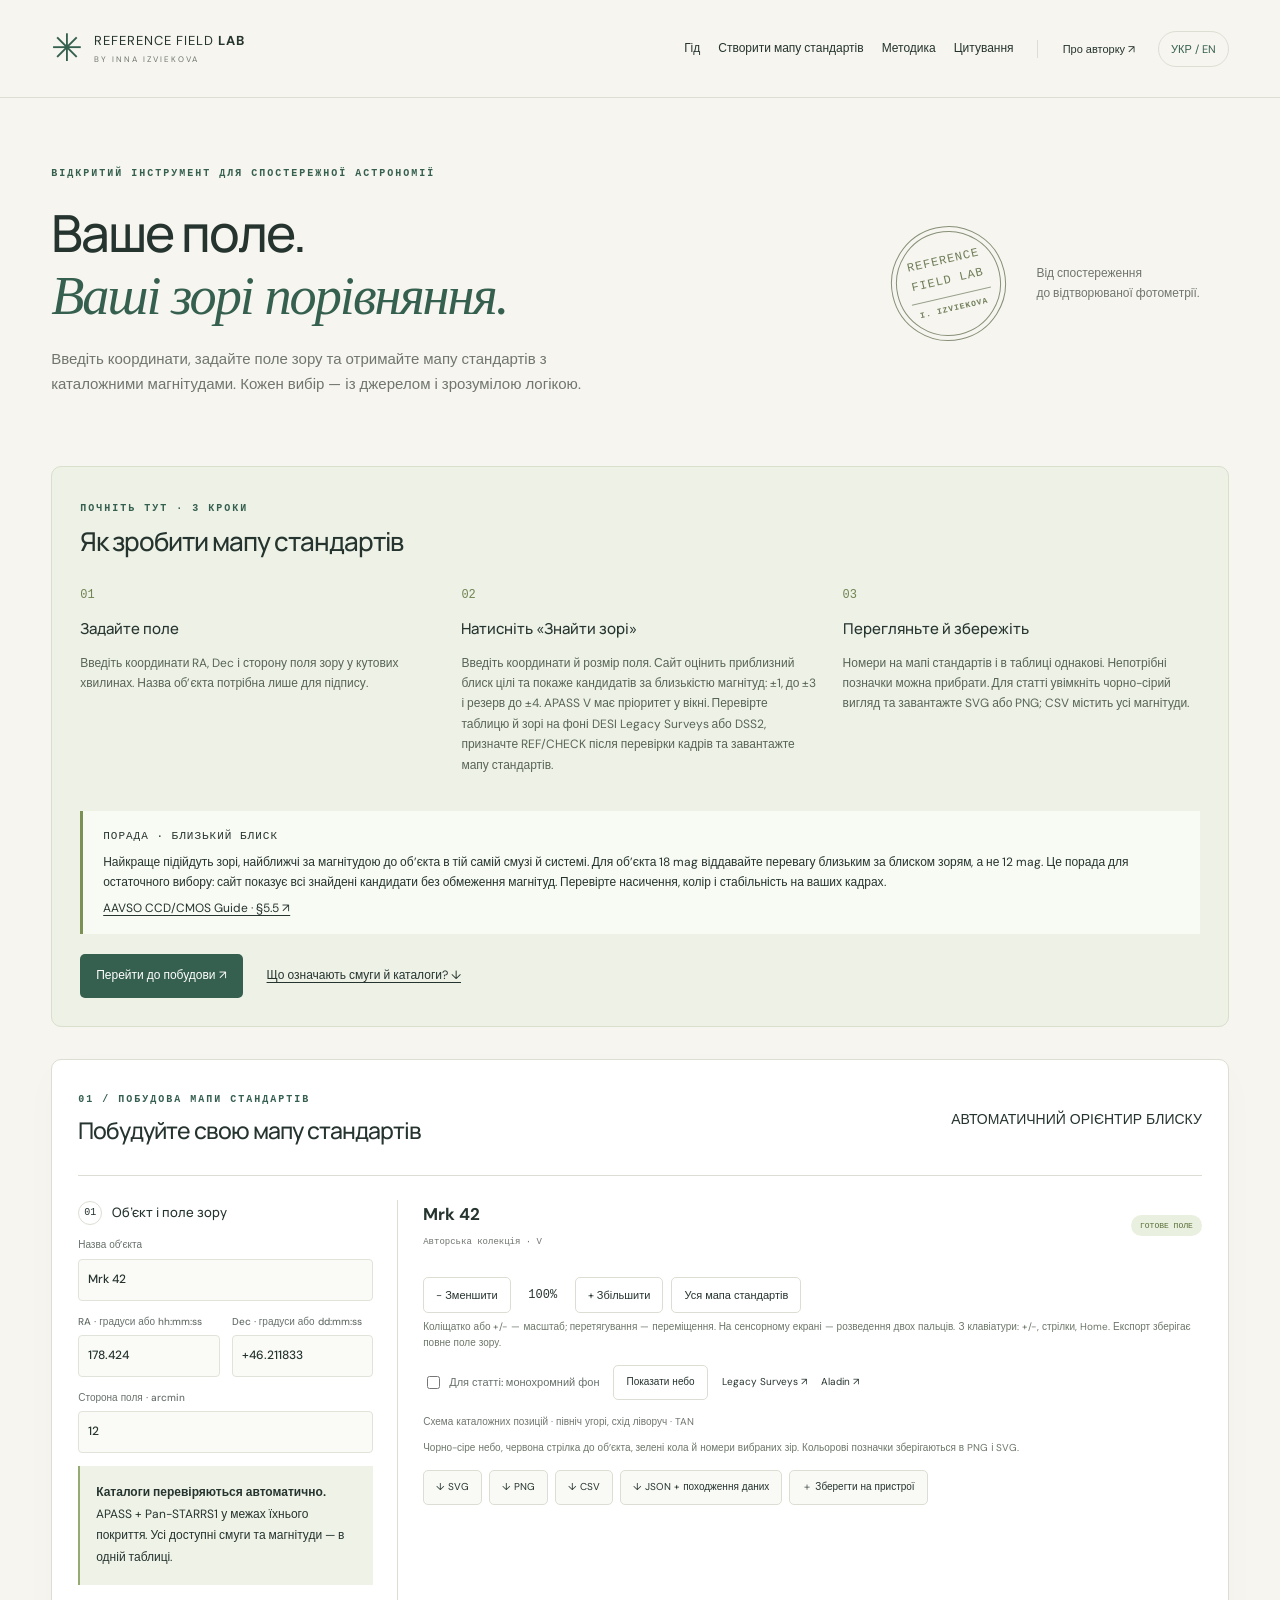
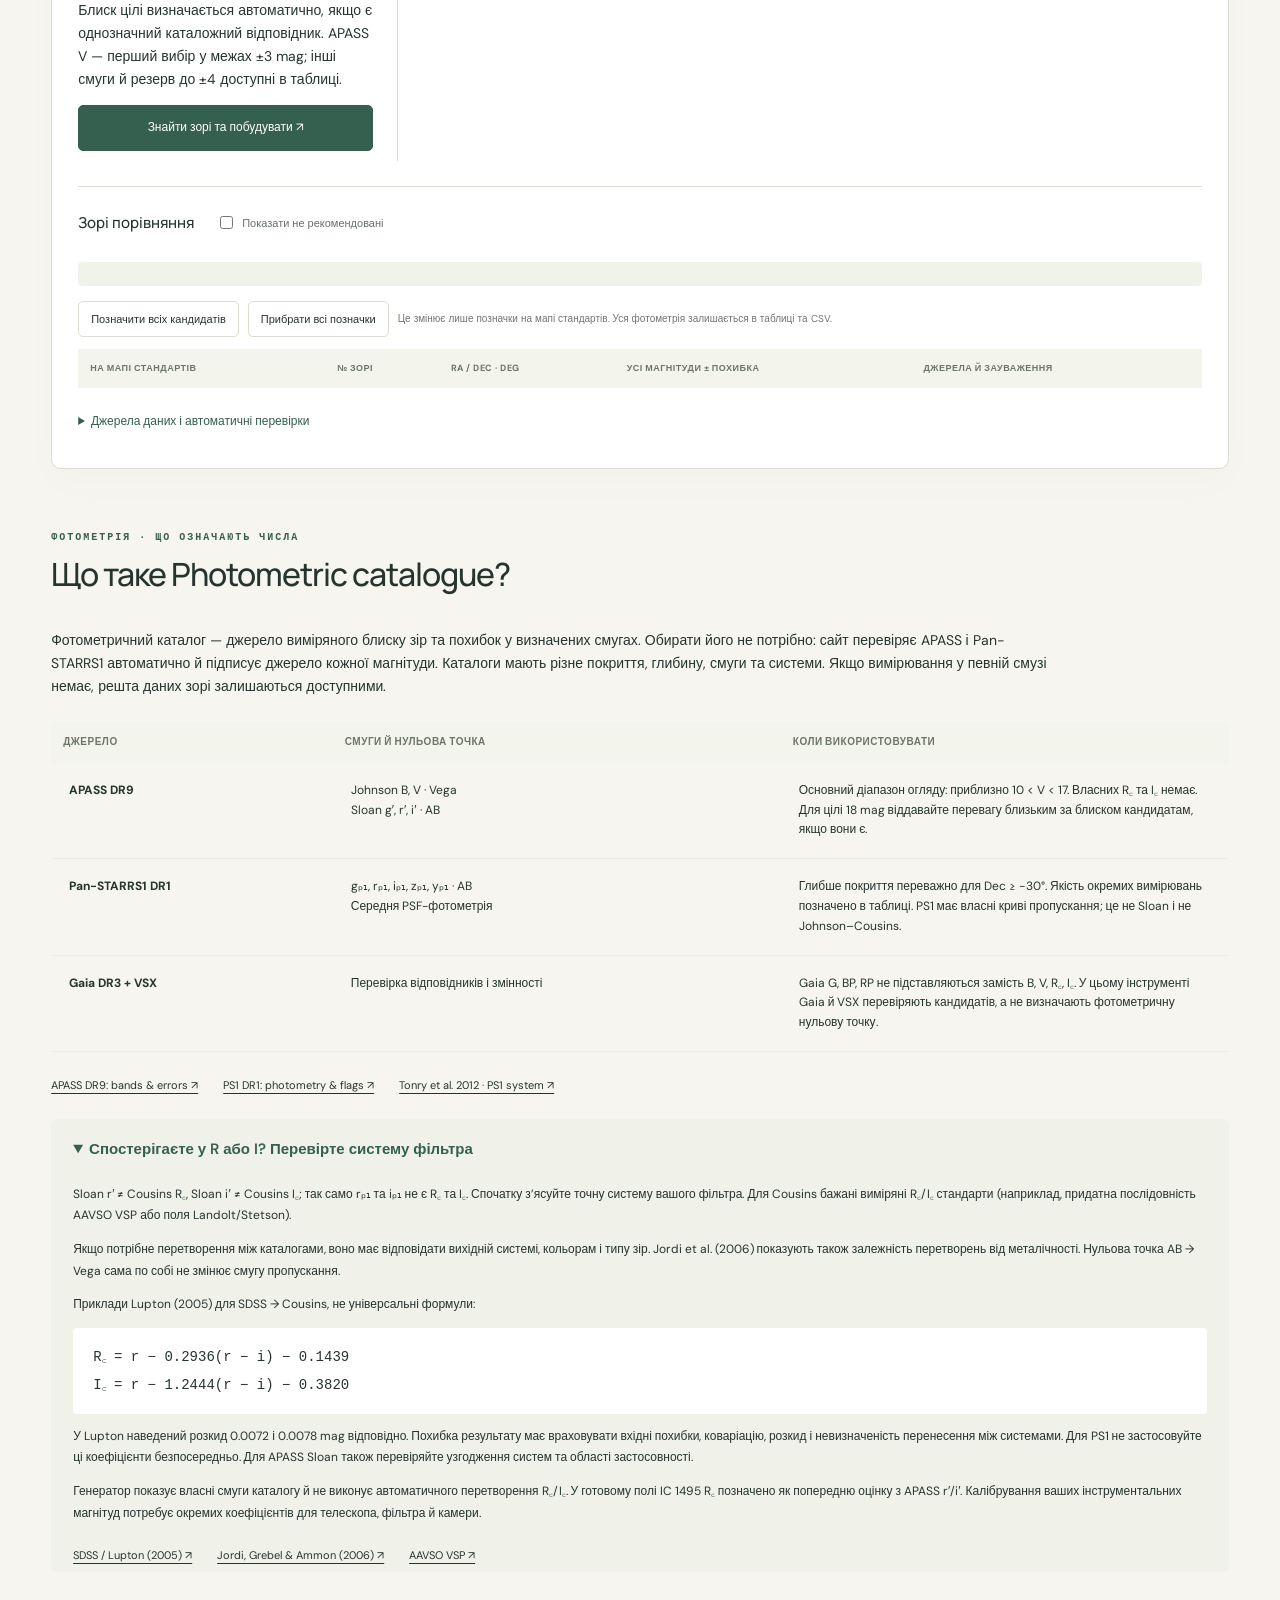
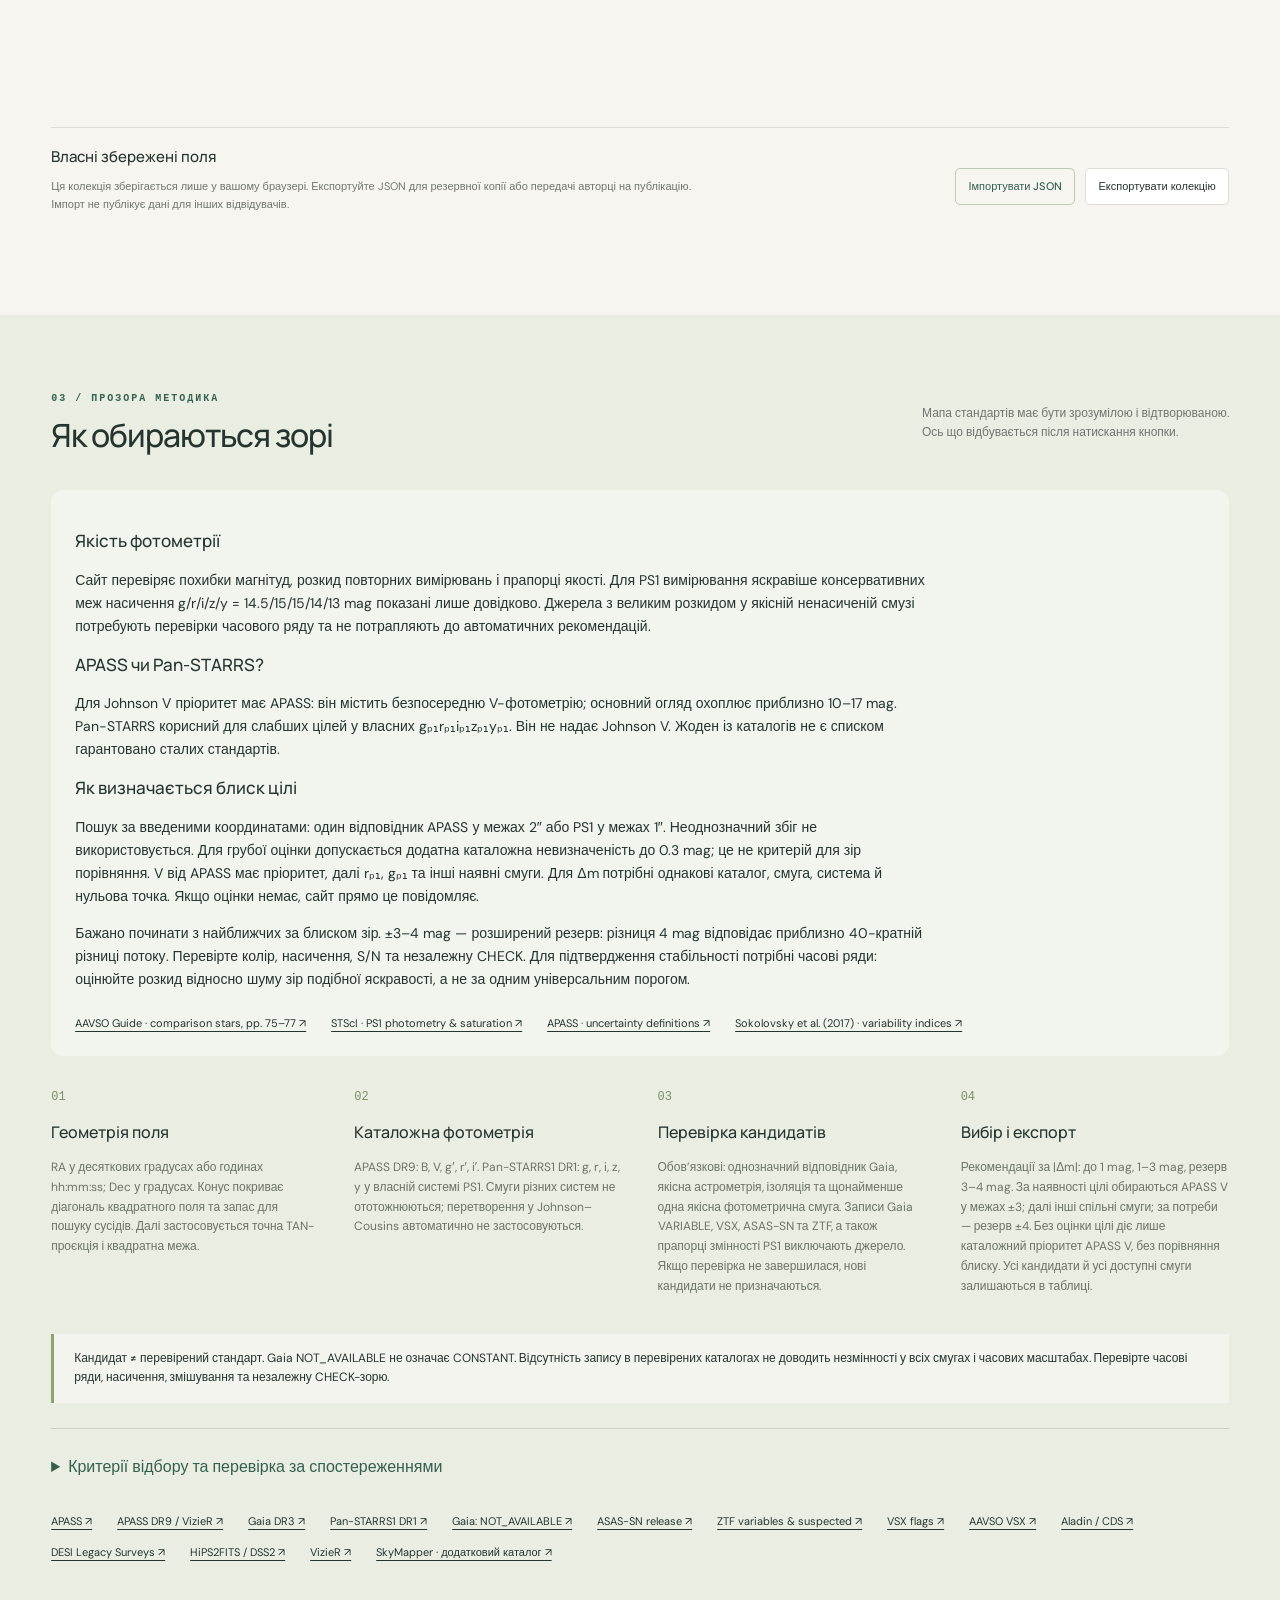
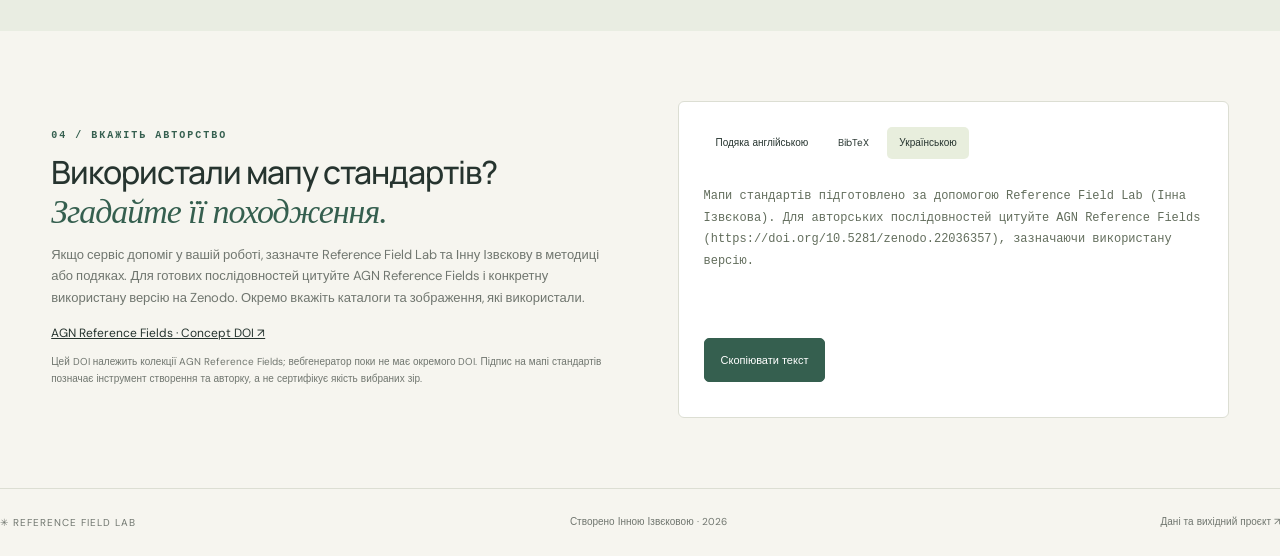
<file: index.html>
<!doctype html><html lang="uk"><head><meta charset="utf-8"><meta name="viewport" content="width=device-width,initial-scale=1"><title>Мапи стандартів для фотометрії — Reference Field Lab</title><meta name="description" content="Безкоштовний інструмент для пошуку зір порівняння та створення мап стандартів для астрономічної фотометрії з APASS, Pan-STARRS1, Gaia і каталогами змінних."><meta name="robots" content="index,follow,max-image-preview:large"><link rel="stylesheet" href="style.css"><link rel="canonical" href="https://izviekova-blip.github.io/agn-reference-fields/uk/"><link rel="alternate" hreflang="uk" href="https://izviekova-blip.github.io/agn-reference-fields/uk/"><link rel="alternate" hreflang="en" href="https://izviekova-blip.github.io/agn-reference-fields/en/"><link rel="alternate" hreflang="x-default" href="https://izviekova-blip.github.io/agn-reference-fields/en/"><meta property="og:type" content="website"><meta property="og:site_name" content="Reference Field Lab"><meta property="og:title" content="Мапи стандартів для фотометрії — Reference Field Lab"><meta property="og:description" content="Пошук зір порівняння та створення мап стандартів із APASS, Pan-STARRS1, Gaia і перевірками змінності."><meta property="og:url" content="https://izviekova-blip.github.io/agn-reference-fields/uk/"><meta name="twitter:card" content="summary"><meta name="twitter:title" content="Мапи стандартів для фотометрії — Reference Field Lab"><meta name="twitter:description" content="Безкоштовний інструмент для пошуку зір порівняння та створення мап стандартів."><script type="application/ld+json">{"@context":"https://schema.org","@type":"WebApplication","name":"Reference Field Lab","alternateName":"Лабораторія полів порівняння","url":"https://izviekova-blip.github.io/agn-reference-fields/uk/","applicationCategory":"ScienceApplication","operatingSystem":"Web","inLanguage":["uk","en"],"isAccessibleForFree":true,"description":"Інструмент для пошуку зір порівняння та створення мап стандартів для астрономічної фотометрії.","author":{"@type":"Person","name":"Inna Izviekova","url":"https://izviekova-blip.github.io/"}}</script><script>try{const p=location.pathname;localStorage.setItem('referenceFieldLab.language',p.endsWith('/en/')?'en':'uk')}catch{}</script></head>
<body><header><a class="brand" href="#"><span class="logo">✳</span><span>REFERENCE FIELD <b>LAB</b><small>BY INNA IZVIEKOVA</small></span></a><nav aria-label="Навігація"><a data-uk="Гід" data-en="Guide" href="#guide">Гід</a><a href="#builder">Створити мапу стандартів</a><a href="#collection">Готові поля</a><a href="#method">Методика</a><a href="#citation">Цитування</a></nav><a class="profile-link" href="https://izviekova-blip.github.io/">Про авторку ↗</a><button id="language" type="button" aria-label="Switch to English">УКР / EN</button></header><main><section class="intro"><div><p class="eyebrow">AN OPEN TOOL FOR OBSERVATIONAL ASTRONOMY</p><h1>Ваше поле.<br><em>Ваші зорі порівняння.</em></h1><p>Введіть координати, задайте поле зору та отримайте мапу стандартів з каталожними магнітудами. Кожен вибір — із джерелом і зрозумілою логікою.</p></div><aside><span class="stamp">REFERENCE<br>FIELD LAB<br><b>I. IZVIEKOVA</b></span><p>Від спостереження<br>до відтворюваної фотометрії.</p></aside></section>
<section id="guide" class="quick-guide"><span data-uk="ПОЧНІТЬ ТУТ · 3 КРОКИ" data-en="START HERE · 3 STEPS" class="eyebrow">ПОЧНІТЬ ТУТ · 3 КРОКИ</span><h2 data-uk="Як зробити мапу стандартів" data-en="How to make a finding chart" >Як зробити мапу стандартів</h2><div class="guide-grid"><article><b>01</b><h3 data-uk="Задайте поле" data-en="Set the field" >Задайте поле</h3><p data-uk="Введіть координати RA, Dec і сторону поля зору у кутових хвилинах. Назва об’єкта потрібна лише для підпису." data-en="Enter RA, Dec and the field width in arcminutes. The target name is used only as a label." >Введіть координати RA, Dec і сторону поля зору у кутових хвилинах. Назва об’єкта потрібна лише для підпису.</p></article><article><b>02</b><h3 data-uk="Натисніть «Знайти зорі»" data-en="Select “Find stars”" >Натисніть «Знайти зорі»</h3><p  data-uk="Введіть координати й розмір поля. Сайт оцінить приблизний блиск цілі та покаже кандидатів за близькістю магнітуд: ±1, до ±3 і резерв до ±4. APASS V має пріоритет у вікні. Перевірте таблицю й зорі на фоні DESI Legacy Surveys або DSS2, призначте REF/CHECK після перевірки кадрів та завантажте мапу стандартів." data-en="Enter coordinates and field width. The site estimates target brightness and groups candidates by magnitude difference: ±1, up to ±3, and a reserve up to ±4. APASS V has priority within the window. Inspect the table and the DESI Legacy Surveys or DSS2 image, assign REF/CHECK after image validation, then download the finding chart.">Введіть координати й розмір поля. Сайт оцінить приблизний блиск цілі та покаже кандидатів за близькістю магнітуд: ±1, до ±3 і резерв до ±4. APASS V має пріоритет у вікні. Перевірте таблицю й зорі на фоні DESI Legacy Surveys або DSS2, призначте REF/CHECK після перевірки кадрів та завантажте мапу стандартів.</p></article><article><b>03</b><h3 data-uk="Перегляньте й збережіть" data-en="Review and save" >Перегляньте й збережіть</h3><p data-uk="Номери на мапі стандартів і в таблиці однакові. Непотрібні позначки можна прибрати. Для статті увімкніть чорно-сірий вигляд та завантажте SVG або PNG; CSV містить усі магнітуди." data-en="Numbers on the finding chart match the table. You can remove unwanted markers. For a paper, enable monochrome and download SVG or PNG; the CSV contains all magnitudes." >Номери на мапі стандартів і в таблиці однакові. Непотрібні позначки можна прибрати. Для статті увімкніть чорно-сірий вигляд та завантажте SVG або PNG; CSV містить усі магнітуди.</p></article></div><div class="guide-tip"><strong data-uk="ПОРАДА · БЛИЗЬКИЙ БЛИСК" data-en="TIP · SIMILAR BRIGHTNESS" >ПОРАДА · БЛИЗЬКИЙ БЛИСК</strong><p data-uk="Найкраще підійдуть зорі, найближчі за магнітудою до об’єкта в тій самій смузі й системі. Для об’єкта 18 mag віддавайте перевагу близьким за блиском зорям, а не 12 mag. Це порада для остаточного вибору: сайт показує всі знайдені кандидати без обмеження магнітуд. Перевірте насичення, колір і стабільність на ваших кадрах." data-en="Prefer stars closest in magnitude to your target in the same band and system. For an 18 mag target, prefer similarly bright stars over 12 mag stars. This guides your final choice: the site shows all candidates found without magnitude limits. Check saturation, colour and stability in your images." >Найкраще підійдуть зорі, найближчі за магнітудою до об’єкта в тій самій смузі й системі. Для об’єкта 18 mag віддавайте перевагу близьким за блиском зорям, а не 12 mag. Це порада для остаточного вибору: сайт показує всі знайдені кандидати без обмеження магнітуд. Перевірте насичення, колір і стабільність на ваших кадрах.</p><a href="https://aavso.org/wp-content/uploads/2026/07/CCD-CMOS-English.pdf" target="_blank" rel="noopener">AAVSO CCD/CMOS Guide · §5.5 ↗</a></div><div class="guide-bottom"><a data-uk="Перейти до побудови ↗" data-en="Go to the builder ↗" href="#builder" class="primary">Перейти до побудови ↗</a><a data-uk="Що означають смуги й каталоги? ↓" data-en="What do passbands and catalogues mean? ↓" href="#systems">Що означають смуги й каталоги? ↓</a></div></section>
<section id="builder" class="workspace"><div class="workspace-top"><div><span class="eyebrow">01 / FIELD BUILDER</span><h2>Побудуйте свою мапу стандартів</h2></div><span data-uk="АВТОМАТИЧНИЙ ОРІЄНТИР БЛИСКУ" data-en="AUTOMATIC BRIGHTNESS GUIDE">АВТОМАТИЧНИЙ ОРІЄНТИР БЛИСКУ</span></div><div class="builder"><form id="form"><div class="step"><span>01</span><h3>Об’єкт і поле зору</h3></div><label>Назва об’єкта<input id="object" value="Mrk 42" maxlength="80" required></label><div class="pair"><label>RA · градуси або hh:mm:ss<input id="ra" value="178.424" required></label><label>Dec · градуси або dd:mm:ss<input id="dec" value="+46.211833" required></label></div><label>Сторона поля · arcmin<input id="fov" type="number" min="1" max="40" step="0.1" value="12" required></label><div data-uk="&lt;strong&gt;Каталоги перевіряються автоматично.&lt;/strong&gt;&lt;br&gt;APASS + Pan-STARRS1 у межах їхнього покриття. Усі доступні смуги та магнітуди — в одній таблиці." data-en="&lt;strong&gt;Catalogues are checked automatically.&lt;/strong&gt;&lt;br&gt;APASS + Pan-STARRS1 within their coverage. All available passbands and magnitudes in one table." class="catalog-help"><strong>Каталоги перевіряються автоматично.</strong><br>APASS + Pan-STARRS1 у межах їхнього покриття. Усі доступні смуги та магнітуди — в одній таблиці.</div><p  data-uk="Блиск цілі визначається автоматично, якщо є однозначний каталожний відповідник. APASS V — перший вибір у межах ±3 mag; інші смуги й резерв до ±4 доступні в таблиці." data-en="Target brightness is estimated automatically when a unique catalogue counterpart is available. APASS V is the first choice within ±3 mag; other bands and a reserve up to ±4 remain in the table.">Блиск цілі визначається автоматично, якщо є однозначний каталожний відповідник. APASS V — перший вибір у межах ±3 mag; інші смуги й резерв до ±4 доступні в таблиці.</p><button class="primary" id="generate" type="submit">Знайти зорі та побудувати ↗</button><button type="button" class="subtle" id="example">Відкрити готовий приклад Mrk 42</button><div id="status" role="status" aria-live="polite"></div><div id="targetEstimate" class="target-estimate" data-no-translate hidden></div></form><div class="chart-panel"><div class="chart-bar"><div><strong id="chartTitle">Mrk 42</strong><span id="chartMeta" data-no-translate>Авторська колекція · V</span></div><span class="status-dot" id="modeBadge">ГОТОВЕ ПОЛЕ</span></div><div id="chart" tabindex="0" aria-describedby="zoomHelp" class="chart" aria-label="Інтерактивна мапа стандартів"></div><div class="zoom-toolbar"><button id="zoomOut" type="button" data-uk="− Зменшити" data-en="− Zoom out">− Зменшити</button><output id="zoomLevel" aria-live="polite" data-no-translate>100%</output><button id="zoomIn" type="button" data-uk="+ Збільшити" data-en="+ Zoom in">+ Збільшити</button><button id="zoomReset" type="button" data-uk="Уся мапа стандартів" data-en="Fit finding chart">Уся мапа стандартів</button></div><p id="zoomHelp" class="inline-help" data-uk="Коліщатко або +/− — масштаб; перетягування — переміщення. На сенсорному екрані — розведення двох пальців. З клавіатури: +/−, стрілки, Home. Експорт зберігає повне поле зору." data-en="Wheel or +/− to zoom; drag to pan. On touchscreens, pinch with two fingers. Keyboard: +/−, arrows, Home. Exports retain the full field of view.">Коліщатко або +/− — масштаб; перетягування — переміщення. Експорт зберігає повне поле зору.</p><div class="chart-options"><label class="check"><input id="white" type="checkbox"><span data-uk="Для статті: монохромний фон" data-en="For a paper: monochrome sky" >Для статті: монохромний фон</span></label><button id="background" type="button">Показати небо</button><a id="originalChart" target="_blank" rel="noopener" hidden>Оригінальна мапа стандартів ↗</a><a id="legacyViewer" target="_blank" rel="noopener">Legacy Surveys ↗</a><a id="aladin" target="_blank" rel="noopener">Aladin ↗</a></div><div id="paperExport" class="paper-export" hidden><strong data-uk="Зберегти мапу стандартів для статті" data-en="Save a finding chart for your paper">Зберегти мапу стандартів для статті</strong><p data-uk="Оберіть зорі прапорцями в таблиці нижче. На зображенні будуть позначені лише вибрані зорі та об’єкт дослідження; інші зорі неба залишаться без позначок." data-en="Select stars using the checkboxes in the table below. Only your selected stars and the target will be marked; other stars in the sky image will remain unmarked.">Оберіть зорі прапорцями в таблиці нижче. На зображенні будуть позначені лише вибрані зорі та об’єкт дослідження; інші зорі неба залишаться без позначок.</p><p id="paperSelection" role="status" data-no-translate></p><div class="paper-actions"><button id="paperPNG" class="primary" type="button" data-uk="↓ Зберегти PNG для статті" data-en="↓ Save paper PNG">↓ Зберегти PNG для статті</button><button id="paperSVG" type="button" data-uk="↓ Зберегти SVG для статті" data-en="↓ Save paper SVG">↓ Зберегти SVG для статті</button></div><small data-uk="PNG: 3000 × 3316 px. SVG: масштабовані позначки. Експорт охоплює повне поле зору й зберігає номери зір із таблиці." data-en="PNG: 3000 × 3316 px. SVG: scalable annotations. Exports show the full field of view and preserve the star IDs from the table.">PNG: 3000 × 3316 px. SVG: масштабовані позначки. Експорт охоплює повне поле зору й зберігає номери зір із таблиці.</small></div><p id="skyStatus" role="status" class="sky-status" data-no-translate></p><p id="chartNote" class="chart-note">Схема каталожних позицій · північ угорі, схід ліворуч · TAN</p><p data-uk="Чорно-сіре небо, червона стрілка до об’єкта, зелені кола й номери вибраних зір. Кольорові позначки зберігаються в PNG і SVG." data-en="Monochrome sky, a red arrow pointing to the target, and green circles and IDs for selected stars. PNG and SVG preserve the coloured annotations." class="inline-help">Чорно-сіре небо, червона стрілка до об’єкта, зелені кола й номери вибраних зір. Кольорові позначки зберігаються в PNG і SVG.</p><div class="exports"><button id="svg">↓ SVG</button><button id="png">↓ PNG</button><button id="csv">↓ CSV</button><button id="json">↓ JSON + provenance</button><button id="save">＋ Зберегти на пристрої</button></div></div></div><div class="results"><div class="results-head"><h3 id="resultTitle" data-no-translate>Зорі порівняння</h3><label class="check"><input id="showRejected" type="checkbox"> <span data-uk="Показати не рекомендовані" data-en="Show not recommended" >Показати не рекомендовані</span></label><span id="count" data-no-translate></span></div><p id="resultNote"></p><p id="sampleSummary" class="sample-summary" data-no-translate></p><div id="selectionAdvice" class="selection-advice" data-no-translate></div><div class="selection-tools"><button id="selectAll" type="button" data-uk="Позначити всіх кандидатів" data-en="Mark all candidates">Позначити всіх кандидатів</button><button id="clearAll" type="button" data-uk="Прибрати всі позначки" data-en="Clear all markers">Прибрати всі позначки</button><span data-uk="Це змінює лише позначки на мапі стандартів. Уся фотометрія залишається в таблиці та CSV." data-en="This changes only the finding chart markers. All photometry stays in the table and CSV.">Це змінює лише позначки на мапі стандартів. Уся фотометрія залишається в таблиці та CSV.</span></div><div class="table-scroll"><table><thead><tr><th data-uk="На мапі стандартів" data-en="On finding chart" >На мапі стандартів</th><th data-uk="№ зорі" data-en="Star no." >№ зорі</th><th>RA / Dec · deg</th><th data-uk="Усі магнітуди ± похибка" data-en="All magnitudes ± uncertainty" >Усі магнітуди ± похибка</th><th data-uk="Джерела й зауваження" data-en="Sources and notes" >Джерела й зауваження</th></tr></thead><tbody id="rows" data-no-translate></tbody></table></div><details class="audit"><summary data-uk="Джерела даних і автоматичні перевірки" data-en="Data sources and automatic checks" >Джерела даних і автоматичні перевірки</summary><pre id="audit"></pre></details></div></section>
<section id="systems" class="systems"><div class="section-heading"><div><span data-uk="ФОТОМЕТРІЯ · ЩО ОЗНАЧАЮТЬ ЧИСЛА" data-en="PHOTOMETRY · WHAT THE NUMBERS MEAN" class="eyebrow">ФОТОМЕТРІЯ · ЩО ОЗНАЧАЮТЬ ЧИСЛА</span><h2 data-uk="Що таке Photometric catalogue?" data-en="What is a photometric catalogue?" >Що таке Photometric catalogue?</h2></div></div><p data-uk="Фотометричний каталог — джерело виміряного блиску зір та похибок у визначених смугах. Обирати його не потрібно: сайт перевіряє APASS і Pan-STARRS1 автоматично й підписує джерело кожної магнітуди. Каталоги мають різне покриття, глибину, смуги та системи. Якщо вимірювання у певній смузі немає, решта даних зорі залишаються доступними." data-en="A photometric catalogue supplies measured stellar brightnesses and uncertainties in defined passbands. You do not need to choose one: the site checks APASS and Pan-STARRS1 automatically and labels every magnitude with its source. Catalogues differ in coverage, depth, passbands and systems. A missing measurement in one band does not hide the other measurements of that star." >Фотометричний каталог — джерело виміряного блиску зір та похибок у визначених смугах. Обирати його не потрібно: сайт перевіряє APASS і Pan-STARRS1 автоматично й підписує джерело кожної магнітуди. Каталоги мають різне покриття, глибину, смуги та системи. Якщо вимірювання у певній смузі немає, решта даних зорі залишаються доступними.</p><div class="table-scroll system-table"><table><thead><tr><th data-uk="Джерело" data-en="Source" >Джерело</th><th data-uk="Смуги й нульова точка" data-en="Passbands and zero point" >Смуги й нульова точка</th><th data-uk="Коли використовувати" data-en="When to use it" >Коли використовувати</th></tr></thead><tbody><tr><td><strong>APASS DR9</strong></td><td data-uk="Johnson B, V · Vega&lt;br&gt;Sloan g′, r′, i′ · AB" data-en="Johnson B, V · Vega&lt;br&gt;Sloan g′, r′, i′ · AB" >Johnson B, V · Vega<br>Sloan g′, r′, i′ · AB</td><td data-uk="Основний діапазон огляду: приблизно 10 &amp;lt; V &amp;lt; 17. Власних R꜀ та I꜀ немає. Для цілі 18 mag віддавайте перевагу близьким за блиском кандидатам, якщо вони є." data-en="Main survey range: approximately 10 &amp;lt; V &amp;lt; 17. No native R꜀ or I꜀. For an 18 mag target, prefer similarly bright candidates where available." >Основний діапазон огляду: приблизно 10 &lt; V &lt; 17. Власних R꜀ та I꜀ немає. Для цілі 18 mag віддавайте перевагу близьким за блиском кандидатам, якщо вони є.</td></tr><tr><td><strong>Pan-STARRS1 DR1</strong></td><td data-uk="gₚ₁, rₚ₁, iₚ₁, zₚ₁, yₚ₁ · AB&lt;br&gt;Середня PSF-фотометрія" data-en="gₚ₁, rₚ₁, iₚ₁, zₚ₁, yₚ₁ · AB&lt;br&gt;Mean PSF photometry" >gₚ₁, rₚ₁, iₚ₁, zₚ₁, yₚ₁ · AB<br>Середня PSF-фотометрія</td><td data-uk="Глибше покриття переважно для Dec ≥ −30°. Якість окремих вимірювань позначено в таблиці. PS1 має власні криві пропускання; це не Sloan і не Johnson–Cousins." data-en="Deeper coverage, mainly at Dec ≥ −30°. Measurement quality is noted in the table. PS1 has its own passbands; it is neither Sloan nor Johnson–Cousins." >Глибше покриття переважно для Dec ≥ −30°. Якість окремих вимірювань позначено в таблиці. PS1 має власні криві пропускання; це не Sloan і не Johnson–Cousins.</td></tr><tr><td><strong>Gaia DR3 + VSX</strong></td><td data-uk="Перевірка відповідників і змінності" data-en="Cross-match and variability screening" >Перевірка відповідників і змінності</td><td data-uk="Gaia G, BP, RP не підставляються замість B, V, R꜀, I꜀. У цьому інструменті Gaia й VSX перевіряють кандидатів, а не визначають фотометричну нульову точку." data-en="Gaia G, BP and RP are not substituted for B, V, R꜀ or I꜀. Here Gaia and VSX screen candidates; they do not set the photometric zero point." >Gaia G, BP, RP не підставляються замість B, V, R꜀, I꜀. У цьому інструменті Gaia й VSX перевіряють кандидатів, а не визначають фотометричну нульову точку.</td></tr></tbody></table></div><div class="source-links"><a href="https://cdsarc.cds.unistra.fr/viz-bin/ReadMe/II/336?format=html">APASS DR9: bands & errors ↗</a><a href="https://cdsarc.cds.unistra.fr/viz-bin/ReadMe/II/349?format=html">PS1 DR1: photometry & flags ↗</a><a href="https://arxiv.org/abs/1203.0297">Tonry et al. 2012 · PS1 system ↗</a></div><details class="transform-guide" open><summary data-uk="Спостерігаєте у R або I? Перевірте систему фільтра" data-en="Observing in R or I? Check the filter system" >Спостерігаєте у R або I? Перевірте систему фільтра</summary><p data-uk="Sloan r′ ≠ Cousins R꜀, Sloan i′ ≠ Cousins I꜀; так само rₚ₁ та iₚ₁ не є R꜀ та I꜀. Спочатку з’ясуйте точну систему вашого фільтра. Для Cousins бажані виміряні R꜀/I꜀ стандарти (наприклад, придатна послідовність AAVSO VSP або поля Landolt/Stetson)." data-en="Sloan r′ ≠ Cousins R꜀ and Sloan i′ ≠ Cousins I꜀; PS1 rₚ₁ and iₚ₁ are also different. Establish your filter’s exact system first. For Cousins, prefer measured R꜀/I꜀ standards, such as a suitable AAVSO VSP sequence or Landolt/Stetson fields." >Sloan r′ ≠ Cousins R꜀, Sloan i′ ≠ Cousins I꜀; так само rₚ₁ та iₚ₁ не є R꜀ та I꜀. Спочатку з’ясуйте точну систему вашого фільтра. Для Cousins бажані виміряні R꜀/I꜀ стандарти (наприклад, придатна послідовність AAVSO VSP або поля Landolt/Stetson).</p><p data-uk="Якщо потрібне перетворення між каталогами, воно має відповідати вихідній системі, кольорам і типу зір. Jordi et al. (2006) показують також залежність перетворень від металічності. Нульова точка AB → Vega сама по собі не змінює смугу пропускання." data-en="A catalogue transformation must match the input system, stellar colours and stellar type. Jordi et al. (2006) also show metallicity dependence. Changing an AB zero point to Vega alone does not change the passband." >Якщо потрібне перетворення між каталогами, воно має відповідати вихідній системі, кольорам і типу зір. Jordi et al. (2006) показують також залежність перетворень від металічності. Нульова точка AB → Vega сама по собі не змінює смугу пропускання.</p><p data-uk="Приклади Lupton (2005) для SDSS → Cousins, не універсальні формули:" data-en="Lupton (2005) examples for SDSS → Cousins, not universal conversions:" >Приклади Lupton (2005) для SDSS → Cousins, не універсальні формули:</p><div class="equations">R꜀ = r − 0.2936(r − i) − 0.1439<br>I꜀ = r − 1.2444(r − i) − 0.3820</div><p data-uk="У Lupton наведений розкид 0.0072 і 0.0078 mag відповідно. Похибка результату має враховувати вхідні похибки, коваріацію, розкид і невизначеність перенесення між системами. Для PS1 не застосовуйте ці коефіцієнти безпосередньо. Для APASS Sloan також перевіряйте узгодження систем та області застосовності." data-en="Lupton reports scatters of 0.0072 and 0.0078 mag, respectively. Result uncertainties must account for input errors, covariance, fit scatter and system-transfer uncertainty. Do not apply these coefficients directly to PS1. For APASS Sloan, verify system consistency and applicability too." >У Lupton наведений розкид 0.0072 і 0.0078 mag відповідно. Похибка результату має враховувати вхідні похибки, коваріацію, розкид і невизначеність перенесення між системами. Для PS1 не застосовуйте ці коефіцієнти безпосередньо. Для APASS Sloan також перевіряйте узгодження систем та області застосовності.</p><p data-uk="Генератор показує власні смуги каталогу й не виконує автоматичного перетворення R꜀/I꜀. У готовому полі IC 1495 R꜀ позначено як попередню оцінку з APASS r′/i′. Калібрування ваших інструментальних магнітуд потребує окремих коефіцієнтів для телескопа, фільтра й камери." data-en="The generator displays native catalogue bands and does not automatically transform to R꜀/I꜀. In the curated IC 1495 field, R꜀ is labelled as a provisional estimate from APASS r′/i′. Calibrating your instrumental magnitudes needs separate coefficients for the telescope, filter and camera." >Генератор показує власні смуги каталогу й не виконує автоматичного перетворення R꜀/I꜀. У готовому полі IC 1495 R꜀ позначено як попередню оцінку з APASS r′/i′. Калібрування ваших інструментальних магнітуд потребує окремих коефіцієнтів для телескопа, фільтра й камери.</p><div class="source-links"><a href="https://www.sdss3.org/dr8/algorithms/sdssUBVRITransform.php">SDSS / Lupton (2005) ↗</a><a href="https://doi.org/10.1051/0004-6361:20066082">Jordi, Grebel & Ammon (2006) ↗</a><a href="https://apps.aavso.org/vsp/">AAVSO VSP ↗</a></div></details></section>
<section id="collection"><div class="section-heading"><div><span class="eyebrow">02 / CURATED BY INNA IZVIEKOVA</span><h2>Мої готові поля</h2></div><p>Авторські послідовності з AGN Reference Fields.<br>Початкові таблиці та примітки збережені.</p></div><div id="fieldCards" class="field-cards"></div><div class="local"><div><h3>Власні збережені поля</h3><p>Ця колекція зберігається лише у вашому браузері. Експортуйте JSON для резервної копії або передачі авторці на публікацію. Імпорт не публікує дані для інших відвідувачів.</p></div><div class="local-actions"><label class="file-button">Імпортувати JSON<input id="import" type="file" accept=".json,application/json" hidden></label><button id="exportCollection">Експортувати колекцію</button></div><div id="localCards" class="field-cards"></div></div></section>
<section id="method" class="method"><div class="section-heading"><div><span class="eyebrow">03 / TRANSPARENT BY DESIGN</span><h2>Як обираються зорі</h2></div><p>Мапа стандартів має бути зрозумілою і відтворюваною.<br>Ось що відбувається після натискання кнопки.</p></div><div class="science-explanation"><h3 data-uk="Якість фотометрії" data-en="Photometric quality">Якість фотометрії</h3><p data-uk="Сайт перевіряє похибки магнітуд, розкид повторних вимірювань і прапорці якості. Для PS1 вимірювання яскравіше консервативних меж насичення g/r/i/z/y = 14.5/15/15/14/13 mag показані лише довідково. Джерела з великим розкидом у якісній ненасиченій смузі потребують перевірки часового ряду та не потрапляють до автоматичних рекомендацій." data-en="The site checks magnitude uncertainties, scatter across repeated measurements and quality flags. PS1 measurements brighter than the conservative saturation limits g/r/i/z/y = 14.5/15/15/14/13 mag are shown for reference only. Sources with large scatter in a usable unsaturated band require time-series review and are excluded from automatic recommendations.">Сайт перевіряє похибки магнітуд, розкид повторних вимірювань і прапорці якості. Для PS1 вимірювання яскравіше консервативних меж насичення g/r/i/z/y = 14.5/15/15/14/13 mag показані лише довідково. Джерела з великим розкидом у якісній ненасиченій смузі потребують перевірки часового ряду та не потрапляють до автоматичних рекомендацій.</p><h3  data-uk="APASS чи Pan-STARRS?" data-en="APASS or Pan-STARRS?">APASS чи Pan-STARRS?</h3><p  data-uk="Для Johnson V пріоритет має APASS: він містить безпосередню V-фотометрію; основний огляд охоплює приблизно 10–17 mag. Pan-STARRS корисний для слабших цілей у власних gₚ₁rₚ₁iₚ₁zₚ₁yₚ₁. Він не надає Johnson V. Жоден із каталогів не є списком гарантовано сталих стандартів." data-en="APASS has priority for Johnson V because it measures V directly; its main survey covers roughly 10–17 mag. Pan-STARRS is useful for fainter targets in its native gₚ₁rₚ₁iₚ₁zₚ₁yₚ₁ bands. It does not supply Johnson V. Neither catalogue is a list of guaranteed constant standards.">Для Johnson V пріоритет має APASS: він містить безпосередню V-фотометрію; основний огляд охоплює приблизно 10–17 mag. Pan-STARRS корисний для слабших цілей у власних gₚ₁rₚ₁iₚ₁zₚ₁yₚ₁. Він не надає Johnson V. Жоден із каталогів не є списком гарантовано сталих стандартів.</p><h3  data-uk="Як визначається блиск цілі" data-en="How target brightness is estimated">Як визначається блиск цілі</h3><p  data-uk="Пошук за введеними координатами: один відповідник APASS у межах 2″ або PS1 у межах 1″. Неоднозначний збіг не використовується. Для грубої оцінки допускається додатна каталожна невизначеність до 0.3 mag; це не критерій для зір порівняння. V від APASS має пріоритет, далі rₚ₁, gₚ₁ та інші наявні смуги. Для Δm потрібні однакові каталог, смуга, система й нульова точка. Якщо оцінки немає, сайт прямо це повідомляє." data-en="Match the supplied coordinates to one APASS counterpart within 2″ or one PS1 counterpart within 1″; ambiguous associations are not used. A positive catalogue uncertainty up to 0.3 mag is allowed for a rough target estimate, not for comparison stars. APASS V is preferred, followed by rₚ₁, gₚ₁ and other available bands. Δm requires matching catalogue, band, system and zero point. Missing estimates are reported explicitly.">Пошук за введеними координатами: один відповідник APASS у межах 2″ або PS1 у межах 1″. Неоднозначний збіг не використовується. Для грубої оцінки допускається додатна каталожна невизначеність до 0.3 mag; це не критерій для зір порівняння. V від APASS має пріоритет, далі rₚ₁, gₚ₁ та інші наявні смуги. Для Δm потрібні однакові каталог, смуга, система й нульова точка. Якщо оцінки немає, сайт прямо це повідомляє.</p><p  data-uk="Бажано починати з найближчих за блиском зір. ±3–4 mag — розширений резерв: різниця 4 mag відповідає приблизно 40-кратній різниці потоку. Перевірте колір, насичення, S/N та незалежну CHECK. Для підтвердження стабільності потрібні часові ряди: оцінюйте розкид відносно шуму зір подібної яскравості, а не за одним універсальним порогом." data-en="Start with the closest brightness matches. ±3–4 mag is a broad reserve: 4 mag corresponds to about a factor of 40 in flux. Check colour, saturation, S/N and an independent CHECK. Validating stability requires time series: assess scatter against the noise of stars of similar brightness, with a magnitude-dependent noise model.">Бажано починати з найближчих за блиском зір. ±3–4 mag — розширений резерв: різниця 4 mag відповідає приблизно 40-кратній різниці потоку. Перевірте колір, насичення, S/N та незалежну CHECK. Для підтвердження стабільності потрібні часові ряди: оцінюйте розкид відносно шуму зір подібної яскравості, а не за одним універсальним порогом.</p><div class="source-links"><a href="https://aavso.org/wp-content/uploads/2026/07/CCD-CMOS-English.pdf">AAVSO Guide · comparison stars, pp. 75–77 ↗</a><a href="https://outerspace.stsci.edu/spaces/PANSTARRS/pages/298812205/PS1+FAQ+-+Frequently+asked+questions">STScI · PS1 photometry & saturation ↗</a><a href="https://cdsarc.cds.unistra.fr/viz-bin/ReadMe/II/336?format=html">APASS · uncertainty definitions ↗</a><a href="https://academic.oup.com/mnras/article/464/1/274/2194634">Sokolovsky et al. (2017) · variability indices ↗</a></div></div><div class="method-grid"><article><b>01</b><h3>Геометрія поля</h3><p>RA у десяткових градусах або годинах hh:mm:ss; Dec у градусах. Конус покриває діагональ квадратного поля та запас для пошуку сусідів. Далі застосовується точна TAN-проєкція і квадратна межа.</p></article><article><b>02</b><h3>Каталожна фотометрія</h3><p>APASS DR9: B, V, g′, r′, i′. Pan-STARRS1 DR1: g, r, i, z, y у власній системі PS1. Смуги різних систем не ототожнюються; перетворення у Johnson–Cousins автоматично не застосовуються.</p></article><article><b>03</b><h3>Перевірка кандидатів</h3><p data-uk="Обов’язкові: однозначний відповідник Gaia, якісна астрометрія, ізоляція та щонайменше одна якісна фотометрична смуга. Записи Gaia VARIABLE, VSX, ASAS-SN та ZTF, а також прапорці змінності PS1 виключають джерело. Якщо перевірка не завершилася, нові кандидати не призначаються." data-en="Required: an unambiguous Gaia counterpart, astrometric quality, isolation and at least one eligible photometric band. Gaia VARIABLE, VSX, ASAS-SN and ZTF associations, and PS1 variability flags exclude the source. Incomplete checks never produce new candidates." >Обов’язкові: однозначний відповідник Gaia, якісна астрометрія, ізоляція та щонайменше одна якісна фотометрична смуга. Записи Gaia VARIABLE, VSX, ASAS-SN та ZTF, а також прапорці змінності PS1 виключають джерело. Якщо перевірка не завершилася, нові кандидати не призначаються.</p></article><article><b>04</b><h3>Вибір і експорт</h3><p  data-uk="Рекомендації за |Δm|: до 1 mag, 1–3 mag, резерв 3–4 mag. За наявності цілі обираються APASS V у межах ±3; далі інші спільні смуги; за потреби — резерв ±4. Без оцінки цілі діє лише каталожний пріоритет APASS V, без порівняння блиску. Усі кандидати й усі доступні смуги залишаються в таблиці." data-en="Brightness tiers: |Δm| ≤ 1, 1–3, and a 3–4 mag reserve. With a target estimate, initial markers use APASS V within ±3, then other common bands, then the ±4 reserve if needed. Without an estimate, only APASS V catalogue priority applies. All candidates and all available bands remain in the table.">Рекомендації за |Δm|: до 1 mag, 1–3 mag, резерв 3–4 mag. За наявності цілі обираються APASS V у межах ±3; далі інші спільні смуги; за потреби — резерв ±4. Без оцінки цілі діє лише каталожний пріоритет APASS V, без порівняння блиску. Усі кандидати й усі доступні смуги залишаються в таблиці.</p></article></div><div class="science-note" data-uk="Кандидат ≠ перевірений стандарт. Gaia NOT_AVAILABLE не означає CONSTANT. Відсутність запису в перевірених каталогах не доводить незмінності у всіх смугах і часових масштабах. Перевірте часові ряди, насичення, змішування та незалежну CHECK-зорю." data-en="A candidate is not a validated standard. Gaia NOT_AVAILABLE does not mean CONSTANT. No association in the queried catalogues does not establish constancy in every band or on every timescale. Validate time series, saturation, blending and an independent CHECK star.">Кандидат ≠ перевірений стандарт.</div><details class="method-review"><summary data-uk="Критерії відбору та перевірка за спостереженнями" data-en="Selection criteria and observational validation">Критерії відбору та перевірка за спостереженнями</summary><p data-uk="Автоматичний відбір поєднує перевірки астрометрії, ізоляції, фотометрії та каталожних ознак змінності. Нижче наведено пороги відбору та перевірки, які слід виконати за власними спостереженнями." data-en="Automatic screening combines astrometric, isolation, photometric and catalogue variability checks. The criteria below describe the selection thresholds and the checks to perform using your observations.">Автоматичний відбір поєднує перевірки астрометрії, ізоляції, фотометрії та каталожних ознак змінності. Нижче наведено пороги відбору та перевірки, які слід виконати за власними спостереженнями.</p><p  data-uk="Фотометрія: хоча б одна смуга проходить поріг 0 &lt; невизначеність ≤ 0.05 mag. Для APASS це розкид спостережень за прапорця 0, не похибка середнього; потрібні ≥ 2 ночей. Для PS1 потрібні ≥ 3 вимірювань, прийнятні прапорці й доступний розкид ≤ 0.05 mag. Великий розкид у якісній ненасиченій смузі PS1 відправляє весь об’єкт на перевірку часового ряду. Це консервативний поріг інструмента, не доказ змінності чи сталості." data-en="At least one band must pass 0 &lt; uncertainty ≤ 0.05 mag. For APASS with flag 0 this is the scatter of observations, not the error of the mean; ≥ 2 observed nights are required. PS1 requires ≥ 3 measurements, acceptable flags and an available scatter ≤ 0.05 mag. Large scatter in a usable unsaturated PS1 band holds the entire object for time-series review. This is a conservative tool threshold, not evidence of variability or constancy.">Фотометрія: хоча б одна смуга проходить поріг 0 < невизначеність ≤ 0.05 mag. Для APASS це розкид спостережень за прапорця 0, не похибка середнього; потрібні ≥ 2 ночей. Для PS1 потрібні ≥ 3 вимірювань, прийнятні прапорці й доступний розкид ≤ 0.05 mag. Великий розкид у якісній ненасиченій смузі PS1 відправляє весь об’єкт на перевірку часового ряду. Це консервативний поріг інструмента, не доказ змінності чи сталості.</p><p data-uk="Змінність: Gaia DR3, VSX (включає відомі та підозрювані змінні), ASAS-SN II/366/catv2021 і підтверджені та підозрювані ZTF Chen et al. (2020). Радіус зіставлення списків змінності — 3″. Усі асоціації VSX відхиляються консервативно; V=2 означає окрему ручну перевірку, а не підтверджену змінність. Це конкретні випуски з обмеженим покриттям, не всі наявні каталоги. Дата запиту, таблиці й результати зберігаються в JSON." data-en="Variability: Gaia DR3, VSX (known and suspected variables), ASAS-SN II/366/catv2021, and confirmed and suspected ZTF sources from Chen et al. (2020). Variable-list matching radius: 3″. All VSX associations are conservatively excluded; V=2 requires manual review and does not assert confirmed variability. These are specific releases with limited coverage, not every existing catalogue. Query dates, tables and results are retained in JSON.">Змінність: Gaia DR3, VSX (включає відомі та підозрювані змінні), ASAS-SN II/366/catv2021 і підтверджені та підозрювані ZTF Chen et al. (2020). Радіус зіставлення списків змінності — 3″. Усі асоціації VSX відхиляються консервативно; V=2 означає окрему ручну перевірку, а не підтверджену змінність. Це конкретні випуски з обмеженим покриттям, не всі наявні каталоги. Дата запиту, таблиці й результати зберігаються в JSON.</p><ul><li data-uk="Автоматично: однозначне зіставлення Gaia в межах 1″; RUWE &lt; 1.4; π/σπ ≥ 3 або значущість власного руху ≥ 3; Dup = 0; IPD multiple peaks ≤ 2%; Gaia-сусіди не ближче 10″; ціль виключена в межах 10″. Власний рух &gt; 50 mas/yr потребує ручного епохового зіставлення і не допускається в автоматичний результат. Це консервативні робочі пороги, а не доказ сталості." data-en="Automatic: unique Gaia association within 1″; RUWE &lt; 1.4; parallax S/N ≥ 3 or proper-motion significance ≥ 3; Dup = 0; IPD multiple peaks ≤ 2%; no Gaia neighbour within 10″; target exclusion within 10″. Proper motion &gt; 50 mas/yr requires manual epoch matching and is excluded automatically. These are conservative working thresholds, not evidence of constancy." >Автоматично: однозначне зіставлення Gaia в межах 1″; RUWE < 1.4; π/σπ ≥ 3 або значущість власного руху ≥ 3; Dup = 0; IPD multiple peaks ≤ 2%; Gaia-сусіди не ближче 10″; ціль виключена в межах 10″. Власний рух > 50 mas/yr потребує ручного епохового зіставлення і не допускається в автоматичний результат. Це консервативні робочі пороги, а не доказ сталості.</li><li data-uk="За кадрами: насичення й лінійність, S/N, сусіди в апертурі та кільці фону, залежність від seeing і положення на детекторі; сталість CHECK та leave-one-out перевірки зір REF. CHECK не включайте в ансамбль REF." data-en="From images: saturation and linearity, S/N, neighbours in the aperture and sky annulus, seeing and detector-position effects; CHECK stability and leave-one-out tests of REF stars. Keep CHECK outside the REF ensemble." >За кадрами: насичення й лінійність, S/N, сусіди в апертурі та кільці фону, залежність від seeing і положення на детекторі; сталість CHECK та leave-one-out перевірки зір REF. CHECK не включайте в ансамбль REF.</li><li data-uk="Межі методу: власні рухи між епохами не переносяться; радіус зіставлення треба перевіряти. RUWE характеризує астрометричний розв’язок, а не сталість блиску. Відсутність у VSX або прапорця Gaia VARIABLE не доводить незмінності." data-en="Limits: proper motions are not propagated between epochs; verify cross-match radii. RUWE describes the astrometric solution, not brightness stability. Absence from VSX or a Gaia VARIABLE flag does not establish non-variability." >Межі методу: власні рухи між епохами не переносяться; радіус зіставлення треба перевіряти. RUWE характеризує астрометричний розв’язок, а не сталість блиску. Відсутність у VSX або прапорця Gaia VARIABLE не доводить незмінності.</li><li data-uk="Для AGN: зорі калібрують потік, але не усувають змінну домішку галактики через seeing. Використовуйте узгоджені апертури, контроль PSF/фону та окремо перевіряйте вплив галактики-господаря." data-en="For AGN: comparison stars calibrate flux but do not remove seeing-dependent host-galaxy contamination. Use consistent apertures, control the PSF/background and assess the host contribution separately." >Для AGN: зорі калібрують потік, але не усувають змінну домішку галактики через seeing. Використовуйте узгоджені апертури, контроль PSF/фону та окремо перевіряйте вплив галактики-господаря.</li></ul><p data-uk="Для CHECK особливо важлива близькість до блиску цілі; REF може бути дещо яскравішою за умови лінійності й достатнього S/N. Порівняння розсіяння кривих різної яскравості потребує моделі фотометричного шуму — однакове розсіяння не можна припускати." data-en="CHECK should closely match the target brightness; REF may be somewhat brighter if it remains linear and has adequate S/N. Comparing light-curve scatter at different brightnesses requires a photometric-noise model; equal noise cannot simply be assumed.">Для CHECK особливо важлива близькість до блиску цілі; REF може бути дещо яскравішою за умови лінійності й достатнього S/N. Порівняння розсіяння кривих різної яскравості потребує моделі фотометричного шуму — однакове розсіяння не можна припускати.</p><div class="source-links"><a href="https://academic.oup.com/mnras/article/498/2/3013/5896463">AGN microvariability: simulated-image tests (2020) ↗</a><a href="https://arxiv.org/abs/0709.2533">Nilsson et al. (2007): host & seeing ↗</a><a href="https://aavso.org/wp-content/uploads/2026/07/CCD-CMOS-English.pdf">AAVSO Guide · §§5.5, 6, 7 ↗</a><a href="https://cdsarc.cds.unistra.fr/viz-bin/ReadMe/I/355?format=html">Gaia DR3: flags & epochs ↗</a></div></details><div class="source-links"><a href="https://www.aavso.org/apass">APASS ↗</a><a href="https://cdsarc.cds.unistra.fr/viz-bin/cat/II/336">APASS DR9 / VizieR ↗</a><a href="https://cdsarc.cds.unistra.fr/viz-bin/cat/I/355">Gaia DR3 ↗</a><a href="https://cdsarc.cds.unistra.fr/viz-bin/cat/II/349">Pan-STARRS1 DR1 ↗</a><a href="https://gea.esac.esa.int/archive/documentation/GDR3/Data_analysis/chap_cu7var/sec_cu7var_intro/ssec_cu7var_dataproducts.html">Gaia: NOT_AVAILABLE ↗</a><a href="https://cdsarc.cds.unistra.fr/viz-bin/ReadMe/II/366?format=html&amp;tex=true">ASAS-SN release ↗</a><a href="https://cdsarc.cds.unistra.fr/viz-bin/ReadMe/J/ApJS/249/18?format=html&amp;tex=true">ZTF variables & suspected ↗</a><a href="https://cdsarc.cds.unistra.fr/viz-bin/ReadMe/B/vsx?format=html&amp;tex=true">VSX flags ↗</a><a href="https://www.aavso.org/vsx/">AAVSO VSX ↗</a><a href="https://aladin.cds.unistra.fr/">Aladin / CDS ↗</a><a href="https://www.legacysurvey.org/dr10/description/">DESI Legacy Surveys ↗</a><a href="https://alasky.cds.unistra.fr/hips-image-services/hips2fits">HiPS2FITS / DSS2 ↗</a><a href="https://vizier.cds.unistra.fr/">VizieR ↗</a><a href="https://skymapper.anu.edu.au/">SkyMapper · додатковий каталог ↗</a></div></section>
<section id="citation" class="citation"><div><span class="eyebrow">04 / GIVE CREDIT</span><h2>Використали мапу стандартів?<br><em>Згадайте її походження.</em></h2><p>Якщо сервіс допоміг у вашій роботі, зазначте Reference Field Lab та Інну Ізвєкову в методиці або подяках. Для готових послідовностей цитуйте AGN Reference Fields і конкретну використану версію на Zenodo. Окремо вкажіть каталоги та зображення, які використали.</p><a href="https://doi.org/10.5281/zenodo.22036357">AGN Reference Fields · Concept DOI ↗</a><p class="small">Цей DOI належить колекції AGN Reference Fields; вебгенератор поки не має окремого DOI. Підпис на мапі стандартів позначає інструмент створення та авторку, а не сертифікує якість вибраних зір.</p></div><div class="citation-box"><div class="citation-tabs"><button class="active" data-cite="ack">Acknowledgement</button><button data-cite="bib">BibTeX</button><button data-cite="ua">Українською</button></div><pre id="citationText"></pre><button class="primary" id="copyCitation">Скопіювати текст</button><p class="small" id="copyStatus" role="status"></p></div></section></main><footer><a class="brand" href="#">✳ REFERENCE FIELD LAB</a><span>Created by Inna Izviekova · 2026</span><a href="https://github.com/izviekova-blip/agn-reference-fields">Дані та вихідний проєкт ↗</a></footer><script src="i18n.js?v=20261028-status"></script><script src="science.js"></script><script src="recommendations.js"></script><script src="viewport.js"></script><script src="catalogue-client.js?v=20261103-2"></script><script src="sky-background.js?v=20261029"></script><script src="app.js?v=20261103-5"></script></body></html>
</file>
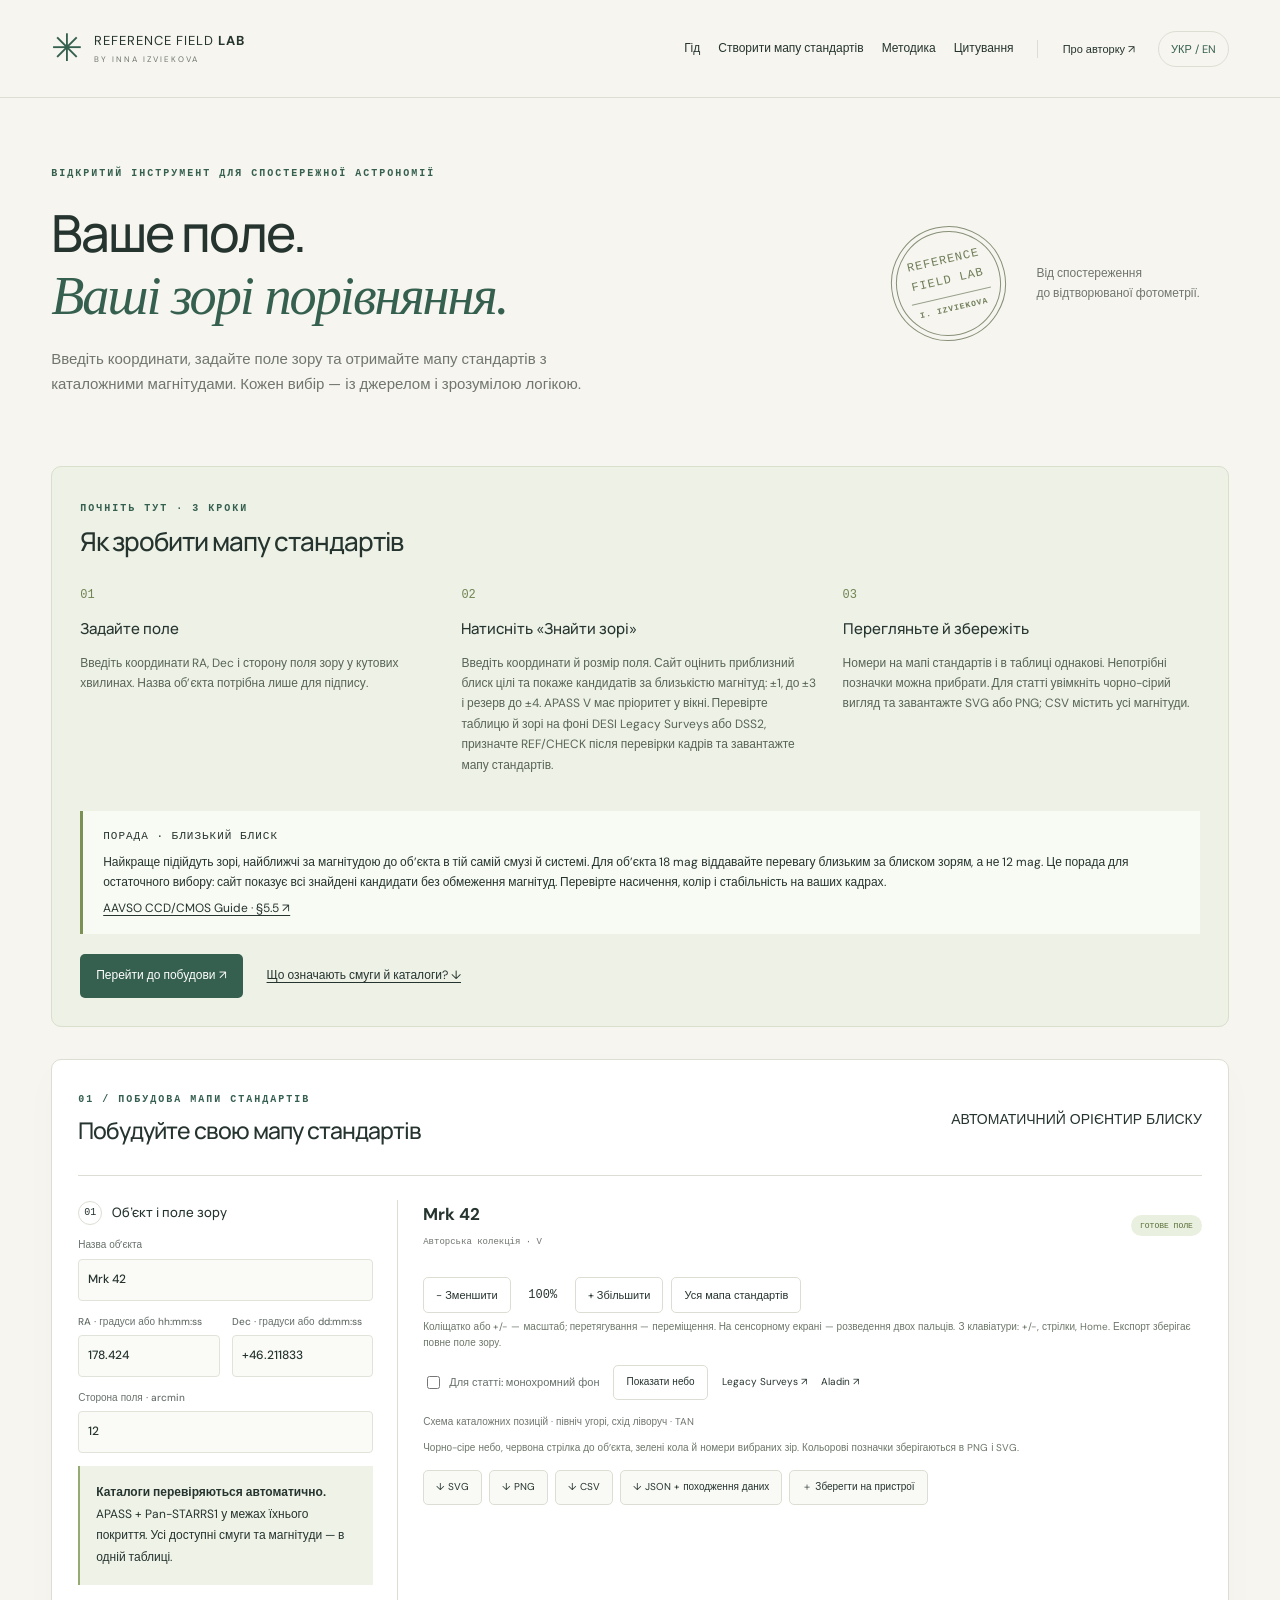
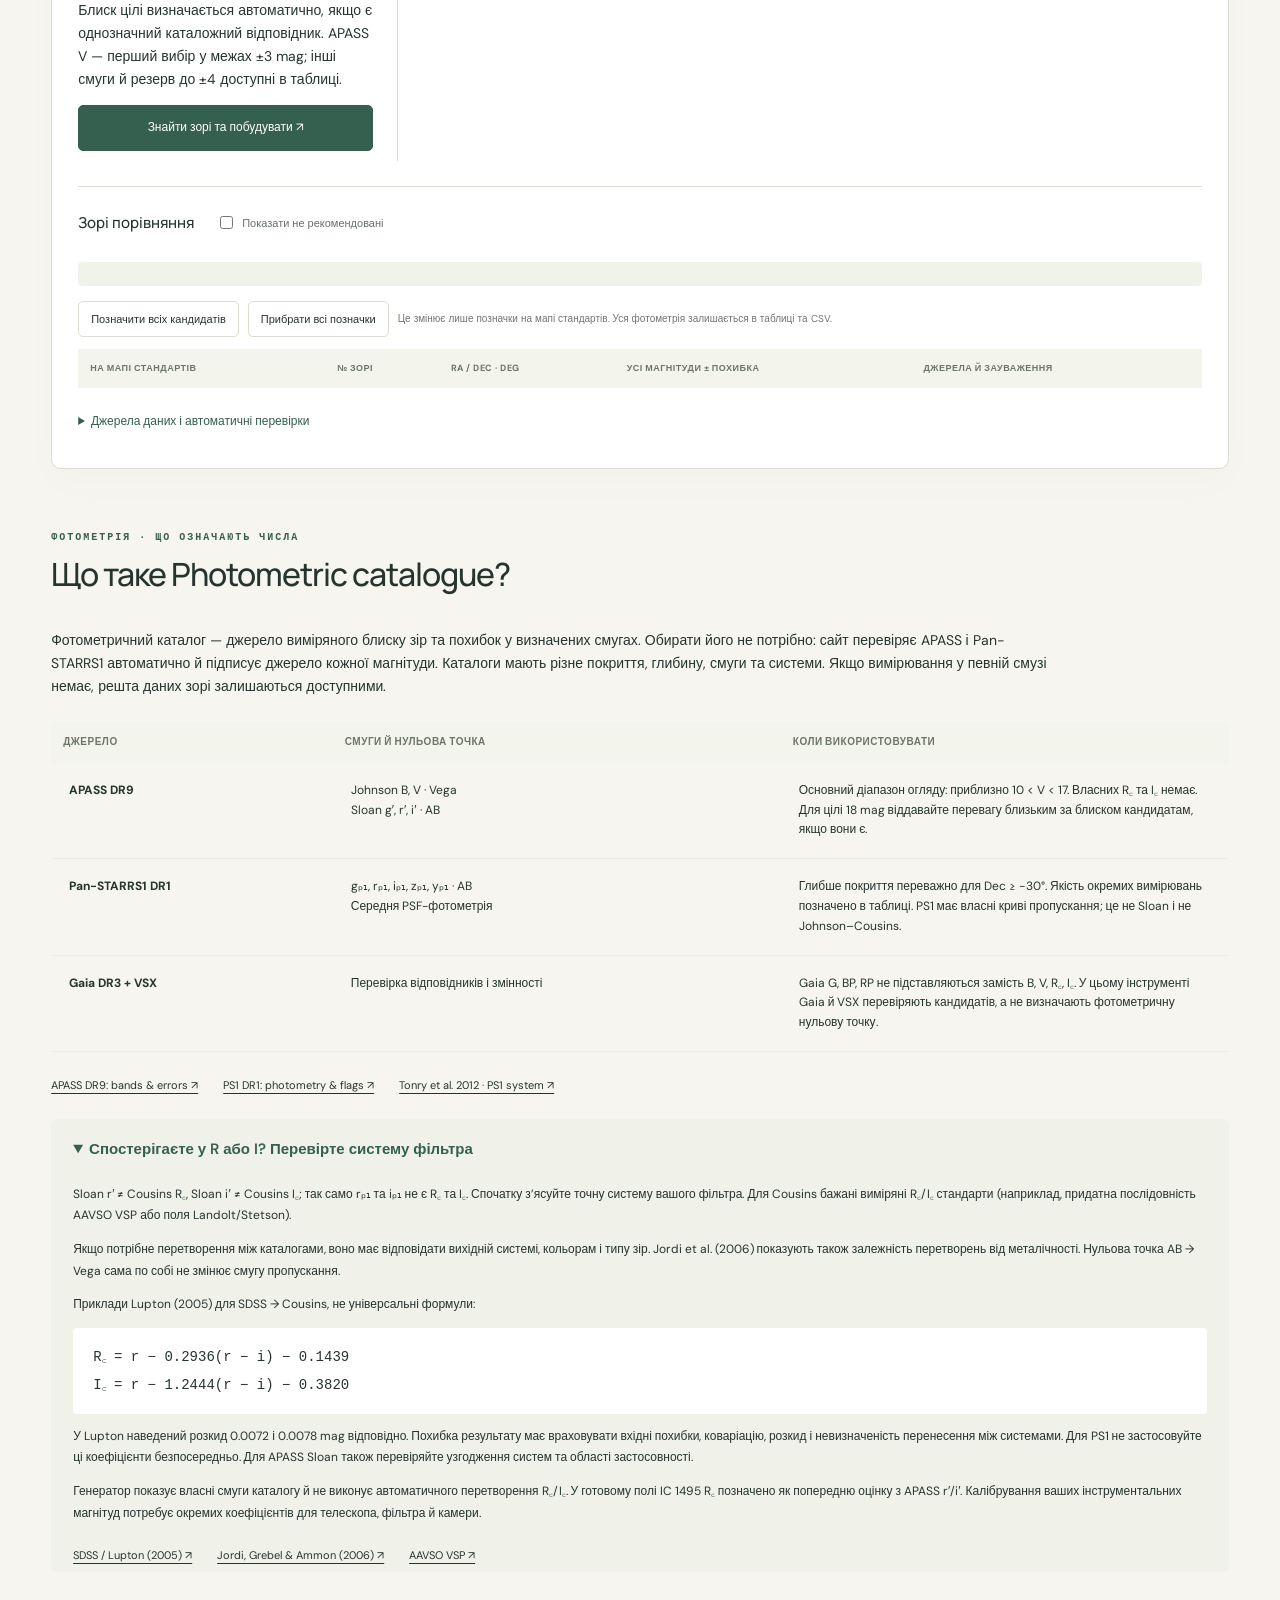
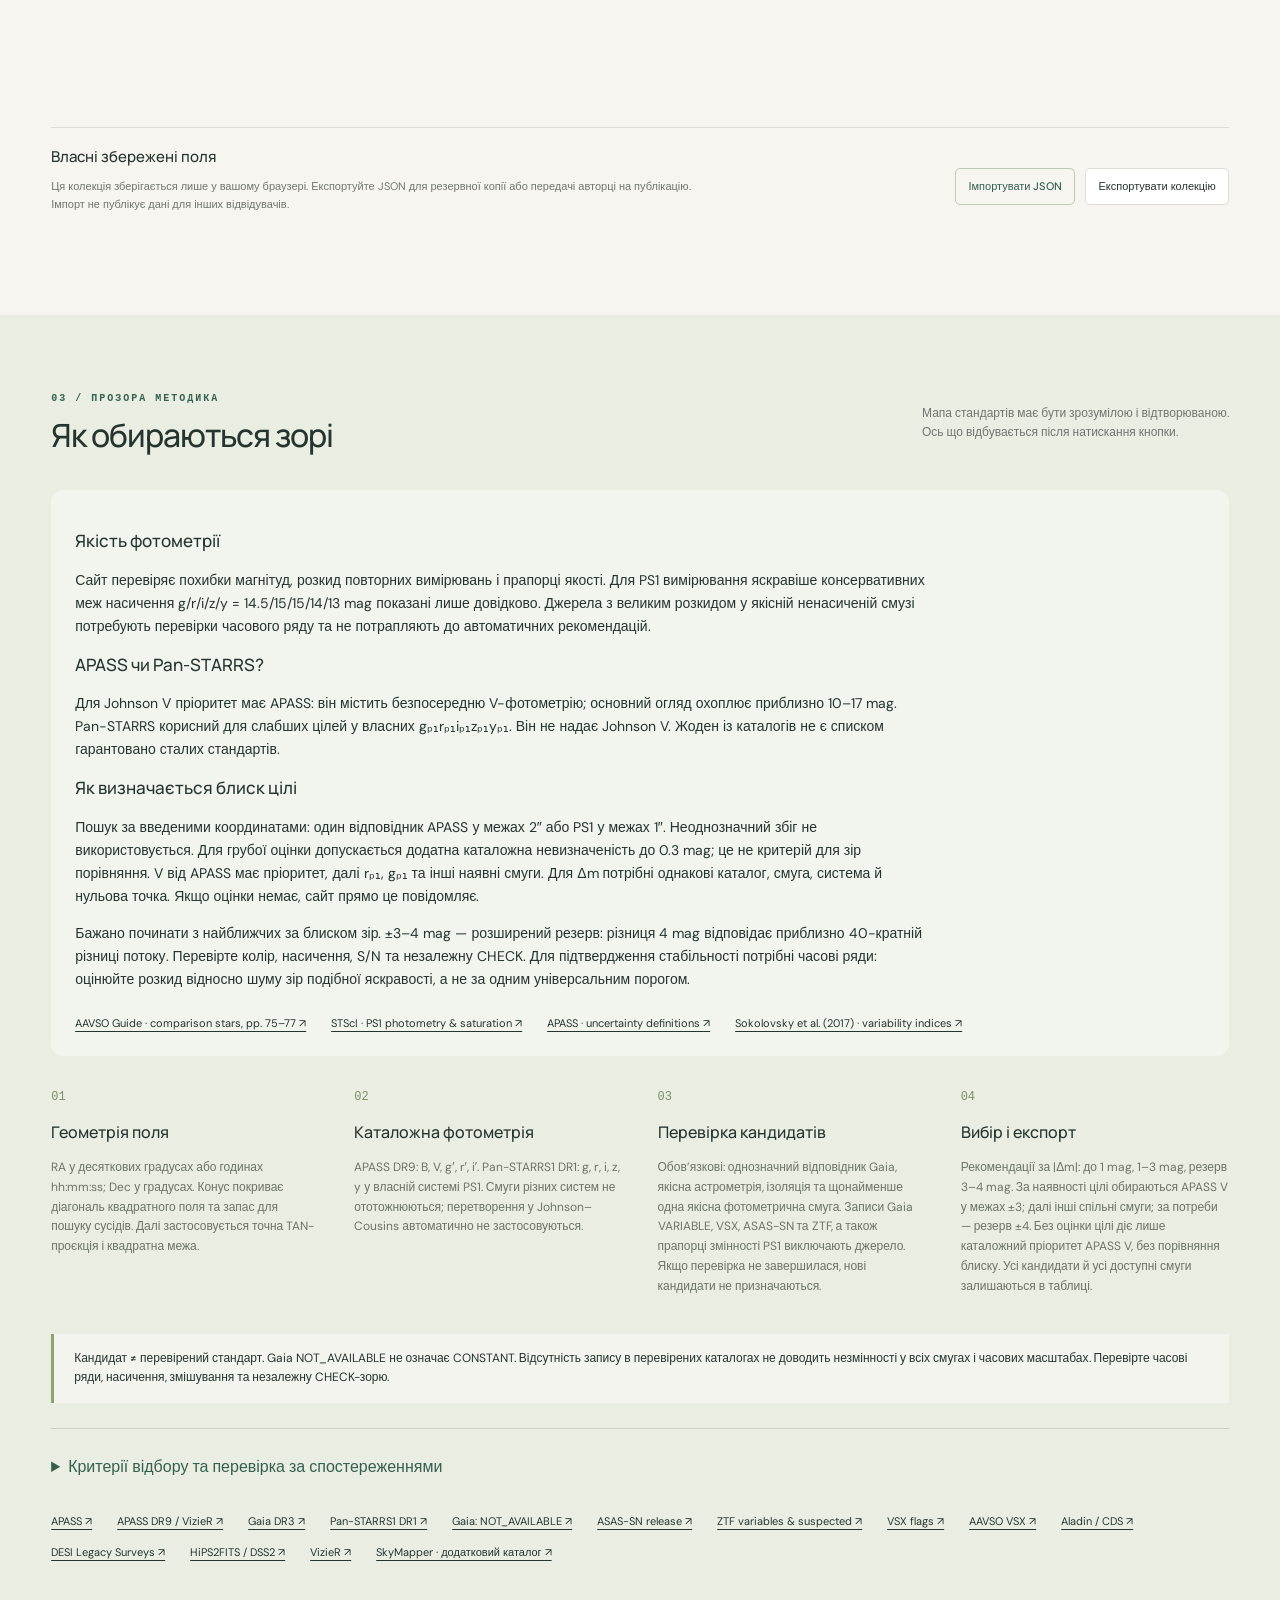
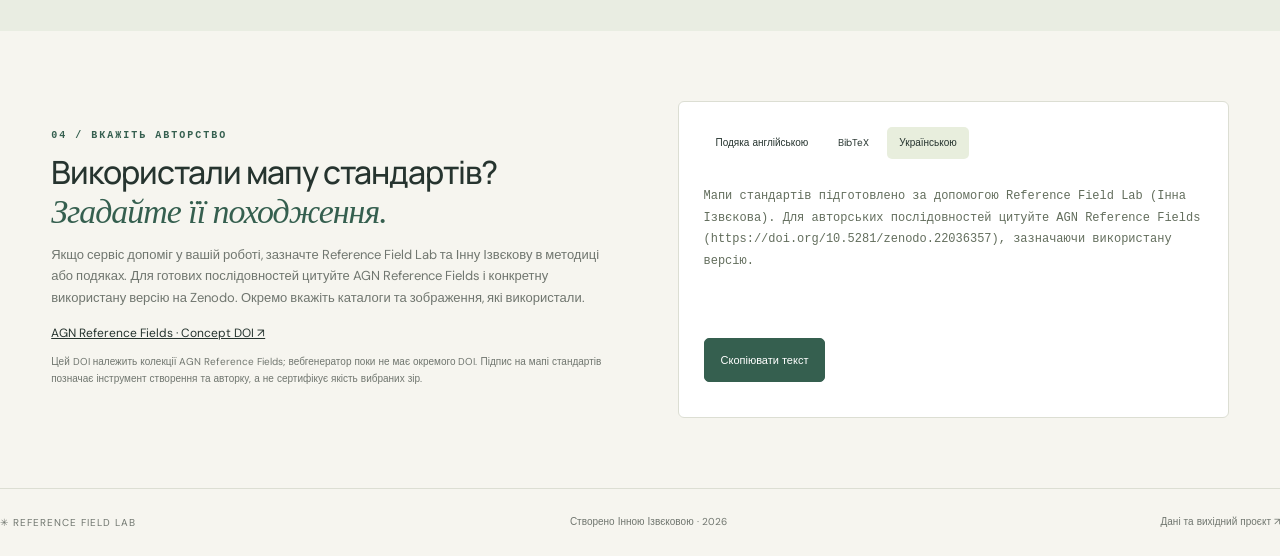
<file: en/index.html>
<!doctype html>
<html lang="en"><head><meta charset="utf-8"><meta name="viewport" content="width=device-width,initial-scale=1"><title>Astronomy Comparison Stars &amp; Finding Charts — Reference Field Lab</title><meta name="description" content="Free tool for selecting comparison stars and creating astronomy finding charts using APASS, Pan-STARRS1, Gaia and variable-star catalogue checks."><meta name="robots" content="index,follow,max-image-preview:large"><link rel="stylesheet" href="../style.css"><link rel="canonical" href="https://izviekova-blip.github.io/agn-reference-fields/en/"><link rel="alternate" hreflang="uk" href="https://izviekova-blip.github.io/agn-reference-fields/uk/"><link rel="alternate" hreflang="en" href="https://izviekova-blip.github.io/agn-reference-fields/en/"><link rel="alternate" hreflang="x-default" href="https://izviekova-blip.github.io/agn-reference-fields/en/"><meta property="og:type" content="website"><meta property="og:site_name" content="Reference Field Lab"><meta property="og:title" content="Astronomy Comparison Stars &amp; Finding Charts — Reference Field Lab"><meta property="og:description" content="Select comparison stars and create finding charts with APASS, Pan-STARRS1, Gaia and variability checks."><meta property="og:url" content="https://izviekova-blip.github.io/agn-reference-fields/en/"><meta name="twitter:card" content="summary"><meta name="twitter:title" content="Astronomy Comparison Stars &amp; Finding Charts — Reference Field Lab"><meta name="twitter:description" content="Free tool for selecting comparison stars and creating astronomy finding charts."><script type="application/ld+json">{"@context":"https://schema.org","@type":"WebApplication","name":"Reference Field Lab","url":"https://izviekova-blip.github.io/agn-reference-fields/en/","applicationCategory":"ScienceApplication","operatingSystem":"Web","inLanguage":["en","uk"],"isAccessibleForFree":true,"description":"A tool for selecting comparison stars and creating finding charts for astronomical photometry.","author":{"@type":"Person","name":"Inna Izviekova","url":"https://izviekova-blip.github.io/"}}</script><script>try{const p=location.pathname;localStorage.setItem('referenceFieldLab.language',p.endsWith('/en/')?'en':'uk')}catch{}</script></head>
<body><header><a class="brand" href="#"><span class="logo">✳</span><span>REFERENCE FIELD <b>LAB</b><small>BY INNA IZVIEKOVA</small></span></a><nav aria-label="Navigation"><a data-uk="Гід" data-en="Guide" href="#guide">Guide</a><a href="#builder">Create a finding chart</a><a href="#collection">Curated fields</a><a href="#method">Methodology</a><a href="#citation">Citation</a></nav><a class="profile-link" href="https://izviekova-blip.github.io/">About the author ↗</a><button id="language" type="button" aria-label="Switch to English">УКР / EN</button></header><main><section class="intro"><div><p class="eyebrow">AN OPEN TOOL FOR OBSERVATIONAL ASTRONOMY</p><h1>Your field.<br><em>Your comparison stars.</em></h1><p>Enter coordinates and a field of view to create a finding chart with catalogue magnitudes. Every selection comes with its source and a transparent method.</p></div><aside><span class="stamp">REFERENCE<br>FIELD LAB<br><b>I. IZVIEKOVA</b></span><p>From observation<br>to reproducible photometry.</p></aside></section>
<section id="guide" class="quick-guide"><span data-uk="ПОЧНІТЬ ТУТ · 3 КРОКИ" data-en="START HERE · 3 STEPS" class="eyebrow">START HERE · 3 STEPS</span><h2 data-uk="Як зробити мапу стандартів" data-en="How to make a finding chart">How to make a finding chart</h2><div class="guide-grid"><article><b>01</b><h3 data-uk="Задайте поле" data-en="Set the field">Set the field</h3><p data-uk="Введіть координати RA, Dec і сторону поля зору у кутових хвилинах. Назва об’єкта потрібна лише для підпису." data-en="Enter RA, Dec and the field width in arcminutes. The target name is used only as a label.">Enter RA, Dec and the field width in arcminutes. The target name is used only as a label.</p></article><article><b>02</b><h3 data-uk="Натисніть «Знайти зорі»" data-en="Select “Find stars”">Select “Find stars”</h3><p data-uk="Введіть координати й розмір поля. Сайт оцінить приблизний блиск цілі та покаже кандидатів за близькістю магнітуд: ±1, до ±3 і резерв до ±4. APASS V має пріоритет у вікні. Перевірте таблицю й зорі на фоні DESI Legacy Surveys або DSS2, призначте REF/CHECK після перевірки кадрів та завантажте мапу стандартів." data-en="Enter coordinates and field width. The site estimates target brightness and groups candidates by magnitude difference: ±1, up to ±3, and a reserve up to ±4. APASS V has priority within the window. Inspect the table and the DESI Legacy Surveys or DSS2 image, assign REF/CHECK after image validation, then download the finding chart.">Enter coordinates and field width. The site estimates target brightness and groups candidates by magnitude difference: ±1, up to ±3, and a reserve up to ±4. APASS V has priority within the window. Inspect the table and the DESI Legacy Surveys or DSS2 image, assign REF/CHECK after image validation, then download the finding chart.</p></article><article><b>03</b><h3 data-uk="Перегляньте й збережіть" data-en="Review and save">Review and save</h3><p data-uk="Номери на мапі стандартів і в таблиці однакові. Непотрібні позначки можна прибрати. Для статті увімкніть чорно-сірий вигляд та завантажте SVG або PNG; CSV містить усі магнітуди." data-en="Numbers on the finding chart match the table. You can remove unwanted markers. For a paper, enable monochrome and download SVG or PNG; the CSV contains all magnitudes.">Numbers on the finding chart match the table. You can remove unwanted markers. For a paper, enable monochrome and download SVG or PNG; the CSV contains all magnitudes.</p></article></div><div class="guide-tip"><strong data-uk="ПОРАДА · БЛИЗЬКИЙ БЛИСК" data-en="TIP · SIMILAR BRIGHTNESS">TIP · SIMILAR BRIGHTNESS</strong><p data-uk="Найкраще підійдуть зорі, найближчі за магнітудою до об’єкта в тій самій смузі й системі. Для об’єкта 18 mag віддавайте перевагу близьким за блиском зорям, а не 12 mag. Це порада для остаточного вибору: сайт показує всі знайдені кандидати без обмеження магнітуд. Перевірте насичення, колір і стабільність на ваших кадрах." data-en="Prefer stars closest in magnitude to your target in the same band and system. For an 18 mag target, prefer similarly bright stars over 12 mag stars. This guides your final choice: the site shows all candidates found without magnitude limits. Check saturation, colour and stability in your images.">Prefer stars closest in magnitude to your target in the same band and system. For an 18 mag target, prefer similarly bright stars over 12 mag stars. This guides your final choice: the site shows all candidates found without magnitude limits. Check saturation, colour and stability in your images.</p><a href="https://aavso.org/wp-content/uploads/2026/07/CCD-CMOS-English.pdf" target="_blank" rel="noopener">AAVSO CCD/CMOS Guide · §5.5 ↗</a></div><div class="guide-bottom"><a data-uk="Перейти до побудови ↗" data-en="Go to the builder ↗" href="#builder" class="primary">Go to the builder ↗</a><a data-uk="Що означають смуги й каталоги? ↓" data-en="What do passbands and catalogues mean? ↓" href="#systems">What do passbands and catalogues mean? ↓</a></div></section>
<section id="builder" class="workspace"><div class="workspace-top"><div><span class="eyebrow">01 / FIELD BUILDER</span><h2>Build your finding chart</h2></div><span data-uk="АВТОМАТИЧНИЙ ОРІЄНТИР БЛИСКУ" data-en="AUTOMATIC BRIGHTNESS GUIDE">AUTOMATIC BRIGHTNESS GUIDE</span></div><div class="builder"><form id="form"><div class="step"><span>01</span><h3>Target and field of view</h3></div><label>Target name<input id="object" value="Mrk 42" maxlength="80" required></label><div class="pair"><label>RA · degrees or hh:mm:ss<input id="ra" value="178.424" required></label><label>Dec · degrees or dd:mm:ss<input id="dec" value="+46.211833" required></label></div><label>Field width · arcmin<input id="fov" type="number" min="1" max="40" step="0.1" value="12" required></label><div data-uk="&lt;strong&gt;Каталоги перевіряються автоматично.&lt;/strong&gt;&lt;br&gt;APASS + Pan-STARRS1 у межах їхнього покриття. Усі доступні смуги та магнітуди — в одній таблиці." data-en="&lt;strong&gt;Catalogues are checked automatically.&lt;/strong&gt;&lt;br&gt;APASS + Pan-STARRS1 within their coverage. All available passbands and magnitudes in one table." class="catalog-help">&lt;strong&gt;Catalogues are checked automatically.&lt;/strong&gt;&lt;br&gt;APASS + Pan-STARRS1 within their coverage. All available passbands and magnitudes in one table.</div><p data-uk="Блиск цілі визначається автоматично, якщо є однозначний каталожний відповідник. APASS V — перший вибір у межах ±3 mag; інші смуги й резерв до ±4 доступні в таблиці." data-en="Target brightness is estimated automatically when a unique catalogue counterpart is available. APASS V is the first choice within ±3 mag; other bands and a reserve up to ±4 remain in the table.">Target brightness is estimated automatically when a unique catalogue counterpart is available. APASS V is the first choice within ±3 mag; other bands and a reserve up to ±4 remain in the table.</p><button class="primary" id="generate" type="submit">Find stars &amp; build finding chart ↗</button><button type="button" class="subtle" id="example">Open curated example: Mrk 42</button><div id="status" role="status" aria-live="polite"></div><div id="targetEstimate" class="target-estimate" data-no-translate hidden></div></form><div class="chart-panel"><div class="chart-bar"><div><strong id="chartTitle">Mrk 42</strong><span id="chartMeta" data-no-translate>Авторська колекція · V</span></div><span class="status-dot" id="modeBadge">CURATED FIELD</span></div><div id="chart" tabindex="0" aria-describedby="zoomHelp" class="chart" aria-label="Interactive star finding chart"></div><div class="zoom-toolbar"><button id="zoomOut" type="button" data-uk="− Зменшити" data-en="− Zoom out">− Zoom out</button><output id="zoomLevel" aria-live="polite" data-no-translate>100%</output><button id="zoomIn" type="button" data-uk="+ Збільшити" data-en="+ Zoom in">+ Zoom in</button><button id="zoomReset" type="button" data-uk="Уся мапа стандартів" data-en="Fit finding chart">Fit finding chart</button></div><p id="zoomHelp" class="inline-help" data-uk="Коліщатко або +/− — масштаб; перетягування — переміщення. На сенсорному екрані — розведення двох пальців. З клавіатури: +/−, стрілки, Home. Експорт зберігає повне поле зору." data-en="Wheel or +/− to zoom; drag to pan. On touchscreens, pinch with two fingers. Keyboard: +/−, arrows, Home. Exports retain the full field of view.">Wheel or +/− to zoom; drag to pan. On touchscreens, pinch with two fingers. Keyboard: +/−, arrows, Home. Exports retain the full field of view.</p><div class="chart-options"><label class="check"><input id="white" type="checkbox"><span data-uk="Для статті: монохромний фон" data-en="For a paper: monochrome sky">For a paper: monochrome sky</span></label><button id="background" type="button">Показати небо</button><a id="originalChart" target="_blank" rel="noopener" hidden>Original finding chart ↗</a><a id="legacyViewer" target="_blank" rel="noopener">Legacy Surveys ↗</a><a id="aladin" target="_blank" rel="noopener">Aladin ↗</a></div><div id="paperExport" class="paper-export" hidden><strong data-uk="Зберегти мапу стандартів для статті" data-en="Save a finding chart for your paper">Save a finding chart for your paper</strong><p data-uk="Оберіть зорі прапорцями в таблиці нижче. На зображенні будуть позначені лише вибрані зорі та об’єкт дослідження; інші зорі неба залишаться без позначок." data-en="Select stars using the checkboxes in the table below. Only your selected stars and the target will be marked; other stars in the sky image will remain unmarked.">Select stars using the checkboxes in the table below. Only your selected stars and the target will be marked; other stars in the sky image will remain unmarked.</p><p id="paperSelection" role="status" data-no-translate></p><div class="paper-actions"><button id="paperPNG" class="primary" type="button" data-uk="↓ Зберегти PNG для статті" data-en="↓ Save paper PNG">↓ Save paper PNG</button><button id="paperSVG" type="button" data-uk="↓ Зберегти SVG для статті" data-en="↓ Save paper SVG">↓ Save paper SVG</button></div><small data-uk="PNG: 3000 × 3316 px. SVG: масштабовані позначки. Експорт охоплює повне поле зору й зберігає номери зір із таблиці." data-en="PNG: 3000 × 3316 px. SVG: scalable annotations. Exports show the full field of view and preserve the star IDs from the table.">PNG: 3000 × 3316 px. SVG: scalable annotations. Exports show the full field of view and preserve the star IDs from the table.</small></div><p id="skyStatus" role="status" class="sky-status" data-no-translate></p><p id="chartNote" class="chart-note">Catalogue position finding chart · north up, east left · TAN</p><p data-uk="Чорно-сіре небо, червона стрілка до об’єкта, зелені кола й номери вибраних зір. Кольорові позначки зберігаються в PNG і SVG." data-en="Monochrome sky, a red arrow pointing to the target, and green circles and IDs for selected stars. PNG and SVG preserve the coloured annotations." class="inline-help">Monochrome sky, a red arrow pointing to the target, and green circles and IDs for selected stars. PNG and SVG preserve the coloured annotations.</p><div class="exports"><button id="svg">↓ SVG</button><button id="png">↓ PNG</button><button id="csv">↓ CSV</button><button id="json">↓ JSON + provenance</button><button id="save">＋ Save on this device</button></div></div></div><div class="results"><div class="results-head"><h3 id="resultTitle" data-no-translate>Зорі порівняння</h3><label class="check"><input id="showRejected" type="checkbox"> <span data-uk="Показати не рекомендовані" data-en="Show not recommended">Show not recommended</span></label><span id="count" data-no-translate></span></div><p id="resultNote"></p><p id="sampleSummary" class="sample-summary" data-no-translate></p><div id="selectionAdvice" class="selection-advice" data-no-translate></div><div class="selection-tools"><button id="selectAll" type="button" data-uk="Позначити всіх кандидатів" data-en="Mark all candidates">Mark all candidates</button><button id="clearAll" type="button" data-uk="Прибрати всі позначки" data-en="Clear all markers">Clear all markers</button><span data-uk="Це змінює лише позначки на мапі стандартів. Уся фотометрія залишається в таблиці та CSV." data-en="This changes only the finding chart markers. All photometry stays in the table and CSV.">This changes only the finding chart markers. All photometry stays in the table and CSV.</span></div><div class="table-scroll"><table><thead><tr><th data-uk="На мапі стандартів" data-en="On finding chart">On finding chart</th><th data-uk="№ зорі" data-en="Star no.">Star no.</th><th>RA / Dec · deg</th><th data-uk="Усі магнітуди ± похибка" data-en="All magnitudes ± uncertainty">All magnitudes ± uncertainty</th><th data-uk="Джерела й зауваження" data-en="Sources and notes">Sources and notes</th></tr></thead><tbody id="rows" data-no-translate></tbody></table></div><details class="audit"><summary data-uk="Джерела даних і автоматичні перевірки" data-en="Data sources and automatic checks">Data sources and automatic checks</summary><pre id="audit"></pre></details></div></section>
<section id="systems" class="systems"><div class="section-heading"><div><span data-uk="ФОТОМЕТРІЯ · ЩО ОЗНАЧАЮТЬ ЧИСЛА" data-en="PHOTOMETRY · WHAT THE NUMBERS MEAN" class="eyebrow">PHOTOMETRY · WHAT THE NUMBERS MEAN</span><h2 data-uk="Що таке Photometric catalogue?" data-en="What is a photometric catalogue?">What is a photometric catalogue?</h2></div></div><p data-uk="Фотометричний каталог — джерело виміряного блиску зір та похибок у визначених смугах. Обирати його не потрібно: сайт перевіряє APASS і Pan-STARRS1 автоматично й підписує джерело кожної магнітуди. Каталоги мають різне покриття, глибину, смуги та системи. Якщо вимірювання у певній смузі немає, решта даних зорі залишаються доступними." data-en="A photometric catalogue supplies measured stellar brightnesses and uncertainties in defined passbands. You do not need to choose one: the site checks APASS and Pan-STARRS1 automatically and labels every magnitude with its source. Catalogues differ in coverage, depth, passbands and systems. A missing measurement in one band does not hide the other measurements of that star.">A photometric catalogue supplies measured stellar brightnesses and uncertainties in defined passbands. You do not need to choose one: the site checks APASS and Pan-STARRS1 automatically and labels every magnitude with its source. Catalogues differ in coverage, depth, passbands and systems. A missing measurement in one band does not hide the other measurements of that star.</p><div class="table-scroll system-table"><table><thead><tr><th data-uk="Джерело" data-en="Source">Source</th><th data-uk="Смуги й нульова точка" data-en="Passbands and zero point">Passbands and zero point</th><th data-uk="Коли використовувати" data-en="When to use it">When to use it</th></tr></thead><tbody><tr><td><strong>APASS DR9</strong></td><td data-uk="Johnson B, V · Vega&lt;br&gt;Sloan g′, r′, i′ · AB" data-en="Johnson B, V · Vega&lt;br&gt;Sloan g′, r′, i′ · AB">Johnson B, V · Vega&lt;br&gt;Sloan g′, r′, i′ · AB</td><td data-uk="Основний діапазон огляду: приблизно 10 &amp;lt; V &amp;lt; 17. Власних R꜀ та I꜀ немає. Для цілі 18 mag віддавайте перевагу близьким за блиском кандидатам, якщо вони є." data-en="Main survey range: approximately 10 &amp;lt; V &amp;lt; 17. No native R꜀ or I꜀. For an 18 mag target, prefer similarly bright candidates where available.">Main survey range: approximately 10 &amp;lt; V &amp;lt; 17. No native R꜀ or I꜀. For an 18 mag target, prefer similarly bright candidates where available.</td></tr><tr><td><strong>Pan-STARRS1 DR1</strong></td><td data-uk="gₚ₁, rₚ₁, iₚ₁, zₚ₁, yₚ₁ · AB&lt;br&gt;Середня PSF-фотометрія" data-en="gₚ₁, rₚ₁, iₚ₁, zₚ₁, yₚ₁ · AB&lt;br&gt;Mean PSF photometry">gₚ₁, rₚ₁, iₚ₁, zₚ₁, yₚ₁ · AB&lt;br&gt;Mean PSF photometry</td><td data-uk="Глибше покриття переважно для Dec ≥ −30°. Якість окремих вимірювань позначено в таблиці. PS1 має власні криві пропускання; це не Sloan і не Johnson–Cousins." data-en="Deeper coverage, mainly at Dec ≥ −30°. Measurement quality is noted in the table. PS1 has its own passbands; it is neither Sloan nor Johnson–Cousins.">Deeper coverage, mainly at Dec ≥ −30°. Measurement quality is noted in the table. PS1 has its own passbands; it is neither Sloan nor Johnson–Cousins.</td></tr><tr><td><strong>Gaia DR3 + VSX</strong></td><td data-uk="Перевірка відповідників і змінності" data-en="Cross-match and variability screening">Cross-match and variability screening</td><td data-uk="Gaia G, BP, RP не підставляються замість B, V, R꜀, I꜀. У цьому інструменті Gaia й VSX перевіряють кандидатів, а не визначають фотометричну нульову точку." data-en="Gaia G, BP and RP are not substituted for B, V, R꜀ or I꜀. Here Gaia and VSX screen candidates; they do not set the photometric zero point.">Gaia G, BP and RP are not substituted for B, V, R꜀ or I꜀. Here Gaia and VSX screen candidates; they do not set the photometric zero point.</td></tr></tbody></table></div><div class="source-links"><a href="https://cdsarc.cds.unistra.fr/viz-bin/ReadMe/II/336?format=html">APASS DR9: bands &amp; errors ↗</a><a href="https://cdsarc.cds.unistra.fr/viz-bin/ReadMe/II/349?format=html">PS1 DR1: photometry &amp; flags ↗</a><a href="https://arxiv.org/abs/1203.0297">Tonry et al. 2012 · PS1 system ↗</a></div><details class="transform-guide" open><summary data-uk="Спостерігаєте у R або I? Перевірте систему фільтра" data-en="Observing in R or I? Check the filter system">Observing in R or I? Check the filter system</summary><p data-uk="Sloan r′ ≠ Cousins R꜀, Sloan i′ ≠ Cousins I꜀; так само rₚ₁ та iₚ₁ не є R꜀ та I꜀. Спочатку з’ясуйте точну систему вашого фільтра. Для Cousins бажані виміряні R꜀/I꜀ стандарти (наприклад, придатна послідовність AAVSO VSP або поля Landolt/Stetson)." data-en="Sloan r′ ≠ Cousins R꜀ and Sloan i′ ≠ Cousins I꜀; PS1 rₚ₁ and iₚ₁ are also different. Establish your filter’s exact system first. For Cousins, prefer measured R꜀/I꜀ standards, such as a suitable AAVSO VSP sequence or Landolt/Stetson fields.">Sloan r′ ≠ Cousins R꜀ and Sloan i′ ≠ Cousins I꜀; PS1 rₚ₁ and iₚ₁ are also different. Establish your filter’s exact system first. For Cousins, prefer measured R꜀/I꜀ standards, such as a suitable AAVSO VSP sequence or Landolt/Stetson fields.</p><p data-uk="Якщо потрібне перетворення між каталогами, воно має відповідати вихідній системі, кольорам і типу зір. Jordi et al. (2006) показують також залежність перетворень від металічності. Нульова точка AB → Vega сама по собі не змінює смугу пропускання." data-en="A catalogue transformation must match the input system, stellar colours and stellar type. Jordi et al. (2006) also show metallicity dependence. Changing an AB zero point to Vega alone does not change the passband.">A catalogue transformation must match the input system, stellar colours and stellar type. Jordi et al. (2006) also show metallicity dependence. Changing an AB zero point to Vega alone does not change the passband.</p><p data-uk="Приклади Lupton (2005) для SDSS → Cousins, не універсальні формули:" data-en="Lupton (2005) examples for SDSS → Cousins, not universal conversions:">Lupton (2005) examples for SDSS → Cousins, not universal conversions:</p><div class="equations">R꜀ = r − 0.2936(r − i) − 0.1439<br>I꜀ = r − 1.2444(r − i) − 0.3820</div><p data-uk="У Lupton наведений розкид 0.0072 і 0.0078 mag відповідно. Похибка результату має враховувати вхідні похибки, коваріацію, розкид і невизначеність перенесення між системами. Для PS1 не застосовуйте ці коефіцієнти безпосередньо. Для APASS Sloan також перевіряйте узгодження систем та області застосовності." data-en="Lupton reports scatters of 0.0072 and 0.0078 mag, respectively. Result uncertainties must account for input errors, covariance, fit scatter and system-transfer uncertainty. Do not apply these coefficients directly to PS1. For APASS Sloan, verify system consistency and applicability too.">Lupton reports scatters of 0.0072 and 0.0078 mag, respectively. Result uncertainties must account for input errors, covariance, fit scatter and system-transfer uncertainty. Do not apply these coefficients directly to PS1. For APASS Sloan, verify system consistency and applicability too.</p><p data-uk="Генератор показує власні смуги каталогу й не виконує автоматичного перетворення R꜀/I꜀. У готовому полі IC 1495 R꜀ позначено як попередню оцінку з APASS r′/i′. Калібрування ваших інструментальних магнітуд потребує окремих коефіцієнтів для телескопа, фільтра й камери." data-en="The generator displays native catalogue bands and does not automatically transform to R꜀/I꜀. In the curated IC 1495 field, R꜀ is labelled as a provisional estimate from APASS r′/i′. Calibrating your instrumental magnitudes needs separate coefficients for the telescope, filter and camera.">The generator displays native catalogue bands and does not automatically transform to R꜀/I꜀. In the curated IC 1495 field, R꜀ is labelled as a provisional estimate from APASS r′/i′. Calibrating your instrumental magnitudes needs separate coefficients for the telescope, filter and camera.</p><div class="source-links"><a href="https://www.sdss3.org/dr8/algorithms/sdssUBVRITransform.php">SDSS / Lupton (2005) ↗</a><a href="https://doi.org/10.1051/0004-6361:20066082">Jordi, Grebel &amp; Ammon (2006) ↗</a><a href="https://apps.aavso.org/vsp/">AAVSO VSP ↗</a></div></details></section>
<section id="collection"><div class="section-heading"><div><span class="eyebrow">02 / CURATED BY INNA IZVIEKOVA</span><h2>My curated fields</h2></div><p>Curated sequences from AGN Reference Fields.<br>Original tables and notes are preserved.</p></div><div id="fieldCards" class="field-cards"></div><div class="local"><div><h3>Your saved fields</h3><p>This collection is stored only in your browser. Export JSON for a backup or send it to the author for publication. Importing does not publish data for other visitors.</p></div><div class="local-actions"><label class="file-button">Import JSON<input id="import" type="file" accept=".json,application/json" hidden></label><button id="exportCollection">Export collection</button></div><div id="localCards" class="field-cards"></div></div></section>
<section id="method" class="method"><div class="section-heading"><div><span class="eyebrow">03 / TRANSPARENT BY DESIGN</span><h2>How stars are selected</h2></div><p>A finding chart should be understandable and reproducible.<br>Here is what happens when you build a finding chart.</p></div><div class="science-explanation"><h3 data-uk="Якість фотометрії" data-en="Photometric quality">Photometric quality</h3><p data-uk="Сайт перевіряє похибки магнітуд, розкид повторних вимірювань і прапорці якості. Для PS1 вимірювання яскравіше консервативних меж насичення g/r/i/z/y = 14.5/15/15/14/13 mag показані лише довідково. Джерела з великим розкидом у якісній ненасиченій смузі потребують перевірки часового ряду та не потрапляють до автоматичних рекомендацій." data-en="The site checks magnitude uncertainties, scatter across repeated measurements and quality flags. PS1 measurements brighter than the conservative saturation limits g/r/i/z/y = 14.5/15/15/14/13 mag are shown for reference only. Sources with large scatter in a usable unsaturated band require time-series review and are excluded from automatic recommendations.">The site checks magnitude uncertainties, scatter across repeated measurements and quality flags. PS1 measurements brighter than the conservative saturation limits g/r/i/z/y = 14.5/15/15/14/13 mag are shown for reference only. Sources with large scatter in a usable unsaturated band require time-series review and are excluded from automatic recommendations.</p><h3 data-uk="APASS чи Pan-STARRS?" data-en="APASS or Pan-STARRS?">APASS or Pan-STARRS?</h3><p data-uk="Для Johnson V пріоритет має APASS: він містить безпосередню V-фотометрію; основний огляд охоплює приблизно 10–17 mag. Pan-STARRS корисний для слабших цілей у власних gₚ₁rₚ₁iₚ₁zₚ₁yₚ₁. Він не надає Johnson V. Жоден із каталогів не є списком гарантовано сталих стандартів." data-en="APASS has priority for Johnson V because it measures V directly; its main survey covers roughly 10–17 mag. Pan-STARRS is useful for fainter targets in its native gₚ₁rₚ₁iₚ₁zₚ₁yₚ₁ bands. It does not supply Johnson V. Neither catalogue is a list of guaranteed constant standards.">APASS has priority for Johnson V because it measures V directly; its main survey covers roughly 10–17 mag. Pan-STARRS is useful for fainter targets in its native gₚ₁rₚ₁iₚ₁zₚ₁yₚ₁ bands. It does not supply Johnson V. Neither catalogue is a list of guaranteed constant standards.</p><h3 data-uk="Як визначається блиск цілі" data-en="How target brightness is estimated">How target brightness is estimated</h3><p data-uk="Пошук за введеними координатами: один відповідник APASS у межах 2″ або PS1 у межах 1″. Неоднозначний збіг не використовується. Для грубої оцінки допускається додатна каталожна невизначеність до 0.3 mag; це не критерій для зір порівняння. V від APASS має пріоритет, далі rₚ₁, gₚ₁ та інші наявні смуги. Для Δm потрібні однакові каталог, смуга, система й нульова точка. Якщо оцінки немає, сайт прямо це повідомляє." data-en="Match the supplied coordinates to one APASS counterpart within 2″ or one PS1 counterpart within 1″; ambiguous associations are not used. A positive catalogue uncertainty up to 0.3 mag is allowed for a rough target estimate, not for comparison stars. APASS V is preferred, followed by rₚ₁, gₚ₁ and other available bands. Δm requires matching catalogue, band, system and zero point. Missing estimates are reported explicitly.">Match the supplied coordinates to one APASS counterpart within 2″ or one PS1 counterpart within 1″; ambiguous associations are not used. A positive catalogue uncertainty up to 0.3 mag is allowed for a rough target estimate, not for comparison stars. APASS V is preferred, followed by rₚ₁, gₚ₁ and other available bands. Δm requires matching catalogue, band, system and zero point. Missing estimates are reported explicitly.</p><p data-uk="Бажано починати з найближчих за блиском зір. ±3–4 mag — розширений резерв: різниця 4 mag відповідає приблизно 40-кратній різниці потоку. Перевірте колір, насичення, S/N та незалежну CHECK. Для підтвердження стабільності потрібні часові ряди: оцінюйте розкид відносно шуму зір подібної яскравості, а не за одним універсальним порогом." data-en="Start with the closest brightness matches. ±3–4 mag is a broad reserve: 4 mag corresponds to about a factor of 40 in flux. Check colour, saturation, S/N and an independent CHECK. Validating stability requires time series: assess scatter against the noise of stars of similar brightness, with a magnitude-dependent noise model.">Start with the closest brightness matches. ±3–4 mag is a broad reserve: 4 mag corresponds to about a factor of 40 in flux. Check colour, saturation, S/N and an independent CHECK. Validating stability requires time series: assess scatter against the noise of stars of similar brightness, with a magnitude-dependent noise model.</p><div class="source-links"><a href="https://aavso.org/wp-content/uploads/2026/07/CCD-CMOS-English.pdf">AAVSO Guide · comparison stars, pp. 75–77 ↗</a><a href="https://outerspace.stsci.edu/spaces/PANSTARRS/pages/298812205/PS1+FAQ+-+Frequently+asked+questions">STScI · PS1 photometry &amp; saturation ↗</a><a href="https://cdsarc.cds.unistra.fr/viz-bin/ReadMe/II/336?format=html">APASS · uncertainty definitions ↗</a><a href="https://academic.oup.com/mnras/article/464/1/274/2194634">Sokolovsky et al. (2017) · variability indices ↗</a></div></div><div class="method-grid"><article><b>01</b><h3>Field geometry</h3><p>RA accepts decimal degrees or hh:mm:ss; Dec is in degrees. A cone covers the square field diagonal plus a margin for neighbour searches. An exact TAN projection and square boundary are then applied.</p></article><article><b>02</b><h3>Catalogue photometry</h3><p>APASS DR9 provides B, V, g′, r′ and i′. Pan-STARRS1 DR1 provides g, r, i, z and y in the native PS1 system. Bands from different systems remain distinct; Johnson–Cousins transformations are not applied automatically.</p></article><article><b>03</b><h3>Candidate screening</h3><p data-uk="Обов’язкові: однозначний відповідник Gaia, якісна астрометрія, ізоляція та щонайменше одна якісна фотометрична смуга. Записи Gaia VARIABLE, VSX, ASAS-SN та ZTF, а також прапорці змінності PS1 виключають джерело. Якщо перевірка не завершилася, нові кандидати не призначаються." data-en="Required: an unambiguous Gaia counterpart, astrometric quality, isolation and at least one eligible photometric band. Gaia VARIABLE, VSX, ASAS-SN and ZTF associations, and PS1 variability flags exclude the source. Incomplete checks never produce new candidates.">Required: an unambiguous Gaia counterpart, astrometric quality, isolation and at least one eligible photometric band. Gaia VARIABLE, VSX, ASAS-SN and ZTF associations, and PS1 variability flags exclude the source. Incomplete checks never produce new candidates.</p></article><article><b>04</b><h3>Selection and export</h3><p data-uk="Рекомендації за |Δm|: до 1 mag, 1–3 mag, резерв 3–4 mag. За наявності цілі обираються APASS V у межах ±3; далі інші спільні смуги; за потреби — резерв ±4. Без оцінки цілі діє лише каталожний пріоритет APASS V, без порівняння блиску. Усі кандидати й усі доступні смуги залишаються в таблиці." data-en="Brightness tiers: |Δm| ≤ 1, 1–3, and a 3–4 mag reserve. With a target estimate, initial markers use APASS V within ±3, then other common bands, then the ±4 reserve if needed. Without an estimate, only APASS V catalogue priority applies. All candidates and all available bands remain in the table.">Brightness tiers: |Δm| ≤ 1, 1–3, and a 3–4 mag reserve. With a target estimate, initial markers use APASS V within ±3, then other common bands, then the ±4 reserve if needed. Without an estimate, only APASS V catalogue priority applies. All candidates and all available bands remain in the table.</p></article></div><div class="science-note" data-uk="Кандидат ≠ перевірений стандарт. Gaia NOT_AVAILABLE не означає CONSTANT. Відсутність запису в перевірених каталогах не доводить незмінності у всіх смугах і часових масштабах. Перевірте часові ряди, насичення, змішування та незалежну CHECK-зорю." data-en="A candidate is not a validated standard. Gaia NOT_AVAILABLE does not mean CONSTANT. No association in the queried catalogues does not establish constancy in every band or on every timescale. Validate time series, saturation, blending and an independent CHECK star.">A candidate is not a validated standard. Gaia NOT_AVAILABLE does not mean CONSTANT. No association in the queried catalogues does not establish constancy in every band or on every timescale. Validate time series, saturation, blending and an independent CHECK star.</div><details class="method-review"><summary data-uk="Критерії відбору та перевірка за спостереженнями" data-en="Selection criteria and observational validation">Selection criteria and observational validation</summary><p data-uk="Автоматичний відбір поєднує перевірки астрометрії, ізоляції, фотометрії та каталожних ознак змінності. Нижче наведено пороги відбору та перевірки, які слід виконати за власними спостереженнями." data-en="Automatic screening combines astrometric, isolation, photometric and catalogue variability checks. The criteria below describe the selection thresholds and the checks to perform using your observations.">Automatic screening combines astrometric, isolation, photometric and catalogue variability checks. The criteria below describe the selection thresholds and the checks to perform using your observations.</p><p data-uk="Фотометрія: хоча б одна смуга проходить поріг 0 &lt; невизначеність ≤ 0.05 mag. Для APASS це розкид спостережень за прапорця 0, не похибка середнього; потрібні ≥ 2 ночей. Для PS1 потрібні ≥ 3 вимірювань, прийнятні прапорці й доступний розкид ≤ 0.05 mag. Великий розкид у якісній ненасиченій смузі PS1 відправляє весь об’єкт на перевірку часового ряду. Це консервативний поріг інструмента, не доказ змінності чи сталості." data-en="At least one band must pass 0 &lt; uncertainty ≤ 0.05 mag. For APASS with flag 0 this is the scatter of observations, not the error of the mean; ≥ 2 observed nights are required. PS1 requires ≥ 3 measurements, acceptable flags and an available scatter ≤ 0.05 mag. Large scatter in a usable unsaturated PS1 band holds the entire object for time-series review. This is a conservative tool threshold, not evidence of variability or constancy.">At least one band must pass 0 &lt; uncertainty ≤ 0.05 mag. For APASS with flag 0 this is the scatter of observations, not the error of the mean; ≥ 2 observed nights are required. PS1 requires ≥ 3 measurements, acceptable flags and an available scatter ≤ 0.05 mag. Large scatter in a usable unsaturated PS1 band holds the entire object for time-series review. This is a conservative tool threshold, not evidence of variability or constancy.</p><p data-uk="Змінність: Gaia DR3, VSX (включає відомі та підозрювані змінні), ASAS-SN II/366/catv2021 і підтверджені та підозрювані ZTF Chen et al. (2020). Радіус зіставлення списків змінності — 3″. Усі асоціації VSX відхиляються консервативно; V=2 означає окрему ручну перевірку, а не підтверджену змінність. Це конкретні випуски з обмеженим покриттям, не всі наявні каталоги. Дата запиту, таблиці й результати зберігаються в JSON." data-en="Variability: Gaia DR3, VSX (known and suspected variables), ASAS-SN II/366/catv2021, and confirmed and suspected ZTF sources from Chen et al. (2020). Variable-list matching radius: 3″. All VSX associations are conservatively excluded; V=2 requires manual review and does not assert confirmed variability. These are specific releases with limited coverage, not every existing catalogue. Query dates, tables and results are retained in JSON.">Variability: Gaia DR3, VSX (known and suspected variables), ASAS-SN II/366/catv2021, and confirmed and suspected ZTF sources from Chen et al. (2020). Variable-list matching radius: 3″. All VSX associations are conservatively excluded; V=2 requires manual review and does not assert confirmed variability. These are specific releases with limited coverage, not every existing catalogue. Query dates, tables and results are retained in JSON.</p><ul><li data-uk="Автоматично: однозначне зіставлення Gaia в межах 1″; RUWE &lt; 1.4; π/σπ ≥ 3 або значущість власного руху ≥ 3; Dup = 0; IPD multiple peaks ≤ 2%; Gaia-сусіди не ближче 10″; ціль виключена в межах 10″. Власний рух &gt; 50 mas/yr потребує ручного епохового зіставлення і не допускається в автоматичний результат. Це консервативні робочі пороги, а не доказ сталості." data-en="Automatic: unique Gaia association within 1″; RUWE &lt; 1.4; parallax S/N ≥ 3 or proper-motion significance ≥ 3; Dup = 0; IPD multiple peaks ≤ 2%; no Gaia neighbour within 10″; target exclusion within 10″. Proper motion &gt; 50 mas/yr requires manual epoch matching and is excluded automatically. These are conservative working thresholds, not evidence of constancy.">Automatic: unique Gaia association within 1″; RUWE &lt; 1.4; parallax S/N ≥ 3 or proper-motion significance ≥ 3; Dup = 0; IPD multiple peaks ≤ 2%; no Gaia neighbour within 10″; target exclusion within 10″. Proper motion &gt; 50 mas/yr requires manual epoch matching and is excluded automatically. These are conservative working thresholds, not evidence of constancy.</li><li data-uk="За кадрами: насичення й лінійність, S/N, сусіди в апертурі та кільці фону, залежність від seeing і положення на детекторі; сталість CHECK та leave-one-out перевірки зір REF. CHECK не включайте в ансамбль REF." data-en="From images: saturation and linearity, S/N, neighbours in the aperture and sky annulus, seeing and detector-position effects; CHECK stability and leave-one-out tests of REF stars. Keep CHECK outside the REF ensemble.">From images: saturation and linearity, S/N, neighbours in the aperture and sky annulus, seeing and detector-position effects; CHECK stability and leave-one-out tests of REF stars. Keep CHECK outside the REF ensemble.</li><li data-uk="Межі методу: власні рухи між епохами не переносяться; радіус зіставлення треба перевіряти. RUWE характеризує астрометричний розв’язок, а не сталість блиску. Відсутність у VSX або прапорця Gaia VARIABLE не доводить незмінності." data-en="Limits: proper motions are not propagated between epochs; verify cross-match radii. RUWE describes the astrometric solution, not brightness stability. Absence from VSX or a Gaia VARIABLE flag does not establish non-variability.">Limits: proper motions are not propagated between epochs; verify cross-match radii. RUWE describes the astrometric solution, not brightness stability. Absence from VSX or a Gaia VARIABLE flag does not establish non-variability.</li><li data-uk="Для AGN: зорі калібрують потік, але не усувають змінну домішку галактики через seeing. Використовуйте узгоджені апертури, контроль PSF/фону та окремо перевіряйте вплив галактики-господаря." data-en="For AGN: comparison stars calibrate flux but do not remove seeing-dependent host-galaxy contamination. Use consistent apertures, control the PSF/background and assess the host contribution separately.">For AGN: comparison stars calibrate flux but do not remove seeing-dependent host-galaxy contamination. Use consistent apertures, control the PSF/background and assess the host contribution separately.</li></ul><p data-uk="Для CHECK особливо важлива близькість до блиску цілі; REF може бути дещо яскравішою за умови лінійності й достатнього S/N. Порівняння розсіяння кривих різної яскравості потребує моделі фотометричного шуму — однакове розсіяння не можна припускати." data-en="CHECK should closely match the target brightness; REF may be somewhat brighter if it remains linear and has adequate S/N. Comparing light-curve scatter at different brightnesses requires a photometric-noise model; equal noise cannot simply be assumed.">CHECK should closely match the target brightness; REF may be somewhat brighter if it remains linear and has adequate S/N. Comparing light-curve scatter at different brightnesses requires a photometric-noise model; equal noise cannot simply be assumed.</p><div class="source-links"><a href="https://academic.oup.com/mnras/article/498/2/3013/5896463">AGN microvariability: simulated-image tests (2020) ↗</a><a href="https://arxiv.org/abs/0709.2533">Nilsson et al. (2007): host &amp; seeing ↗</a><a href="https://aavso.org/wp-content/uploads/2026/07/CCD-CMOS-English.pdf">AAVSO Guide · §§5.5, 6, 7 ↗</a><a href="https://cdsarc.cds.unistra.fr/viz-bin/ReadMe/I/355?format=html">Gaia DR3: flags &amp; epochs ↗</a></div></details><div class="source-links"><a href="https://www.aavso.org/apass">APASS ↗</a><a href="https://cdsarc.cds.unistra.fr/viz-bin/cat/II/336">APASS DR9 / VizieR ↗</a><a href="https://cdsarc.cds.unistra.fr/viz-bin/cat/I/355">Gaia DR3 ↗</a><a href="https://cdsarc.cds.unistra.fr/viz-bin/cat/II/349">Pan-STARRS1 DR1 ↗</a><a href="https://gea.esac.esa.int/archive/documentation/GDR3/Data_analysis/chap_cu7var/sec_cu7var_intro/ssec_cu7var_dataproducts.html">Gaia: NOT_AVAILABLE ↗</a><a href="https://cdsarc.cds.unistra.fr/viz-bin/ReadMe/II/366?format=html&amp;tex=true">ASAS-SN release ↗</a><a href="https://cdsarc.cds.unistra.fr/viz-bin/ReadMe/J/ApJS/249/18?format=html&amp;tex=true">ZTF variables &amp; suspected ↗</a><a href="https://cdsarc.cds.unistra.fr/viz-bin/ReadMe/B/vsx?format=html&amp;tex=true">VSX flags ↗</a><a href="https://www.aavso.org/vsx/">AAVSO VSX ↗</a><a href="https://aladin.cds.unistra.fr/">Aladin / CDS ↗</a><a href="https://www.legacysurvey.org/dr10/description/">DESI Legacy Surveys ↗</a><a href="https://alasky.cds.unistra.fr/hips-image-services/hips2fits">HiPS2FITS / DSS2 ↗</a><a href="https://vizier.cds.unistra.fr/">VizieR ↗</a><a href="https://skymapper.anu.edu.au/">SkyMapper · additional catalogue ↗</a></div></section>
<section id="citation" class="citation"><div><span class="eyebrow">04 / GIVE CREDIT</span><h2>Used a finding chart?<br><em>Credit its origins.</em></h2><p>If this tool helped your work, credit Reference Field Lab and Inna Izviekova in your methods or acknowledgements. For curated sequences, cite AGN Reference Fields and the exact Zenodo version used. Acknowledge the catalogues and images separately.</p><a href="https://doi.org/10.5281/zenodo.22036357">AGN Reference Fields · Concept DOI ↗</a><p class="small">This DOI identifies the AGN Reference Fields collection; the web generator does not yet have a separate DOI. The finding chart credit identifies the tool and its author; it does not certify the quality of selected stars.</p></div><div class="citation-box"><div class="citation-tabs"><button class="active" data-cite="ack">Acknowledgement</button><button data-cite="bib">BibTeX</button><button data-cite="ua">Ukrainian</button></div><pre id="citationText"></pre><button class="primary" id="copyCitation">Copy text</button><p class="small" id="copyStatus" role="status"></p></div></section></main><footer><a class="brand" href="#">✳ REFERENCE FIELD LAB</a><span>Created by Inna Izviekova · 2026</span><a href="https://github.com/izviekova-blip/agn-reference-fields">Data and original project ↗</a></footer><script src="../i18n.js?v=20261028-status"></script><script src="../science.js"></script><script src="../recommendations.js"></script><script src="../viewport.js"></script><script src="../catalogue-client.js?v=20261103-2"></script><script src="../sky-background.js?v=20261029"></script><script src="../app.js?v=20261103-5"></script></body></html>
</file>
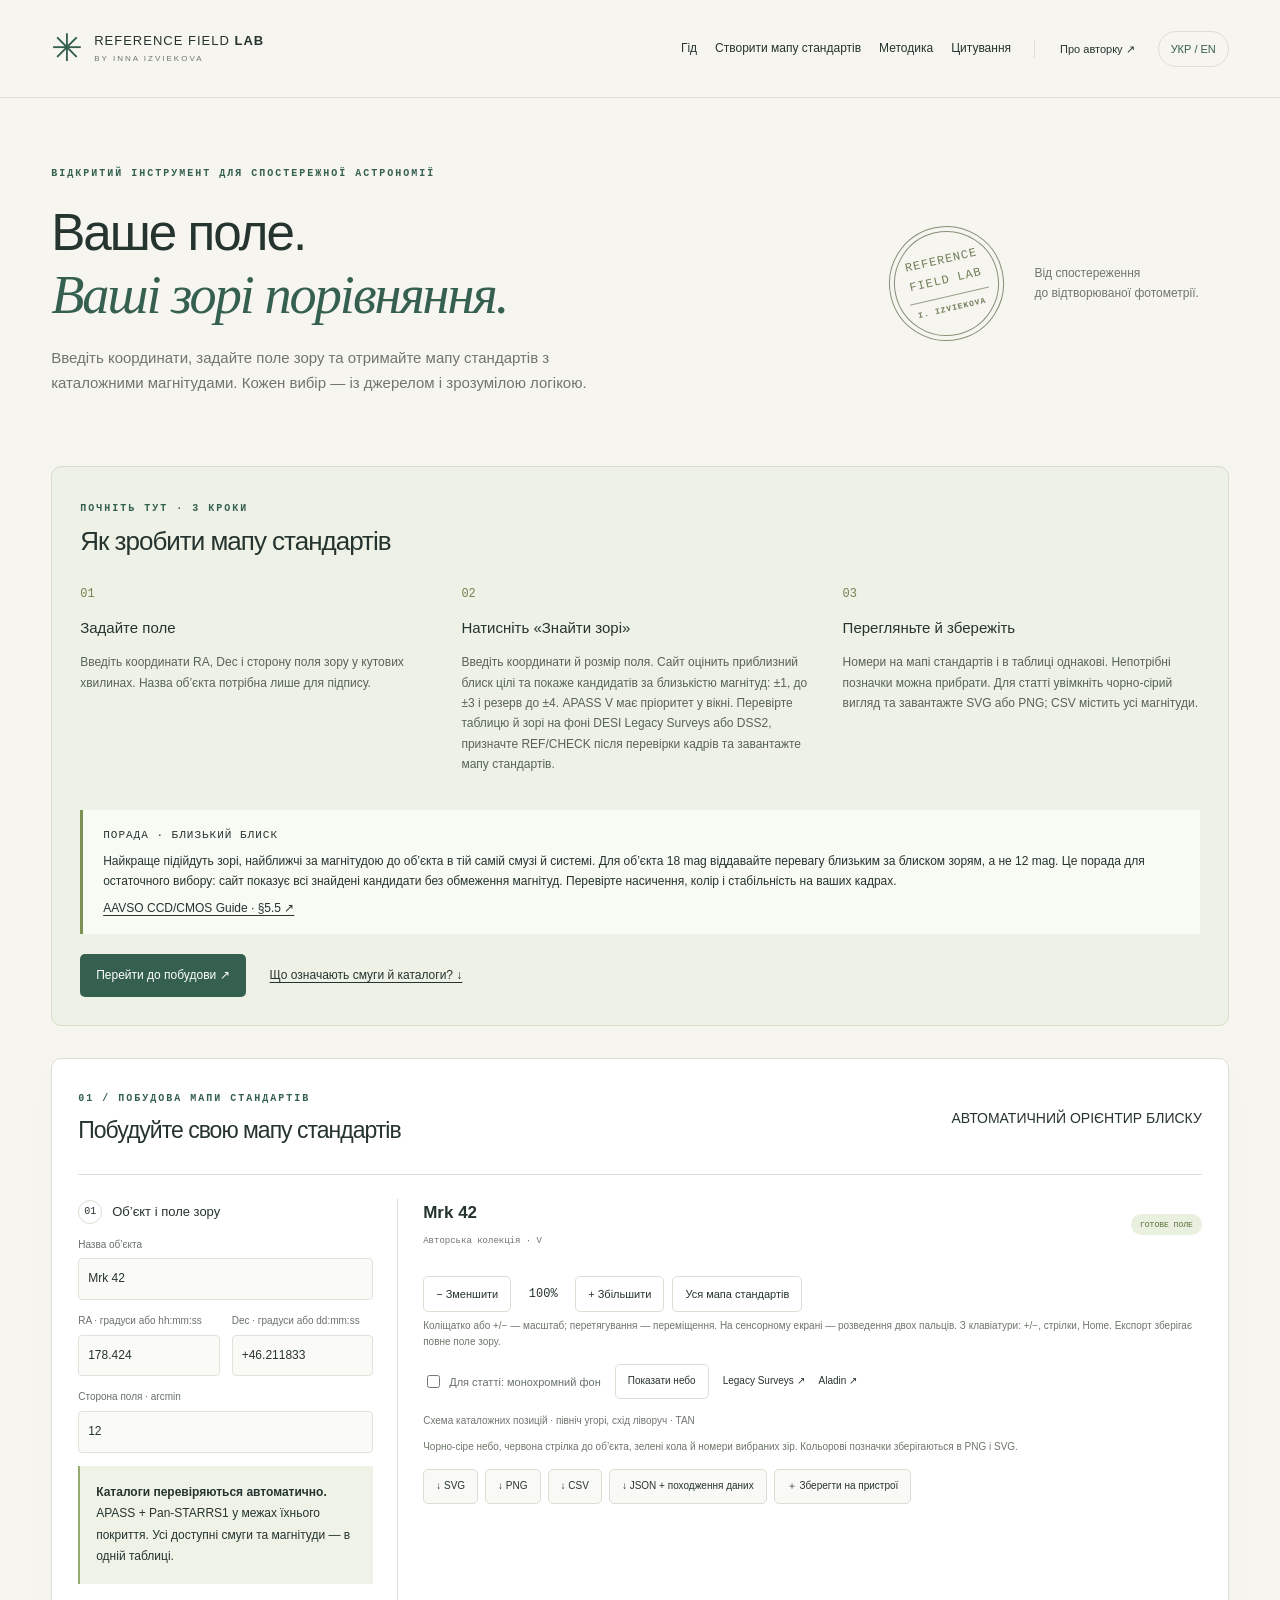
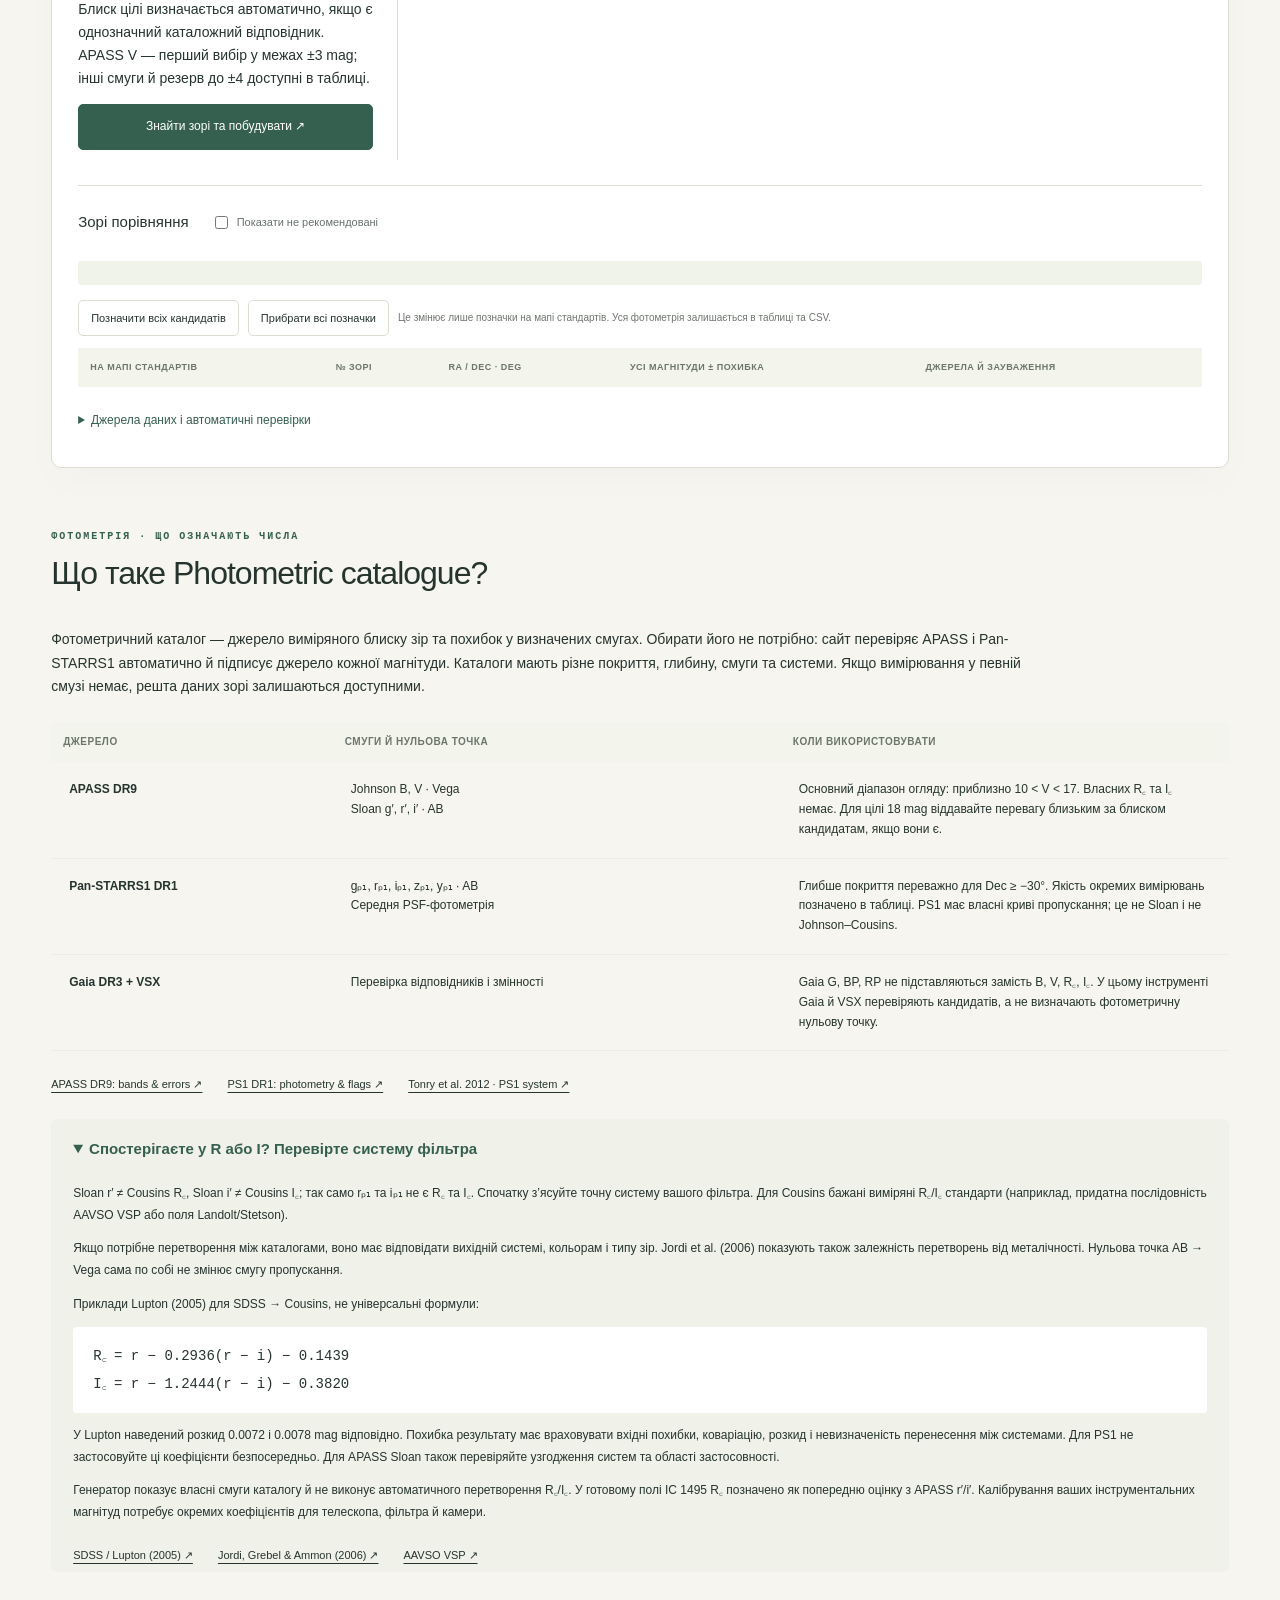
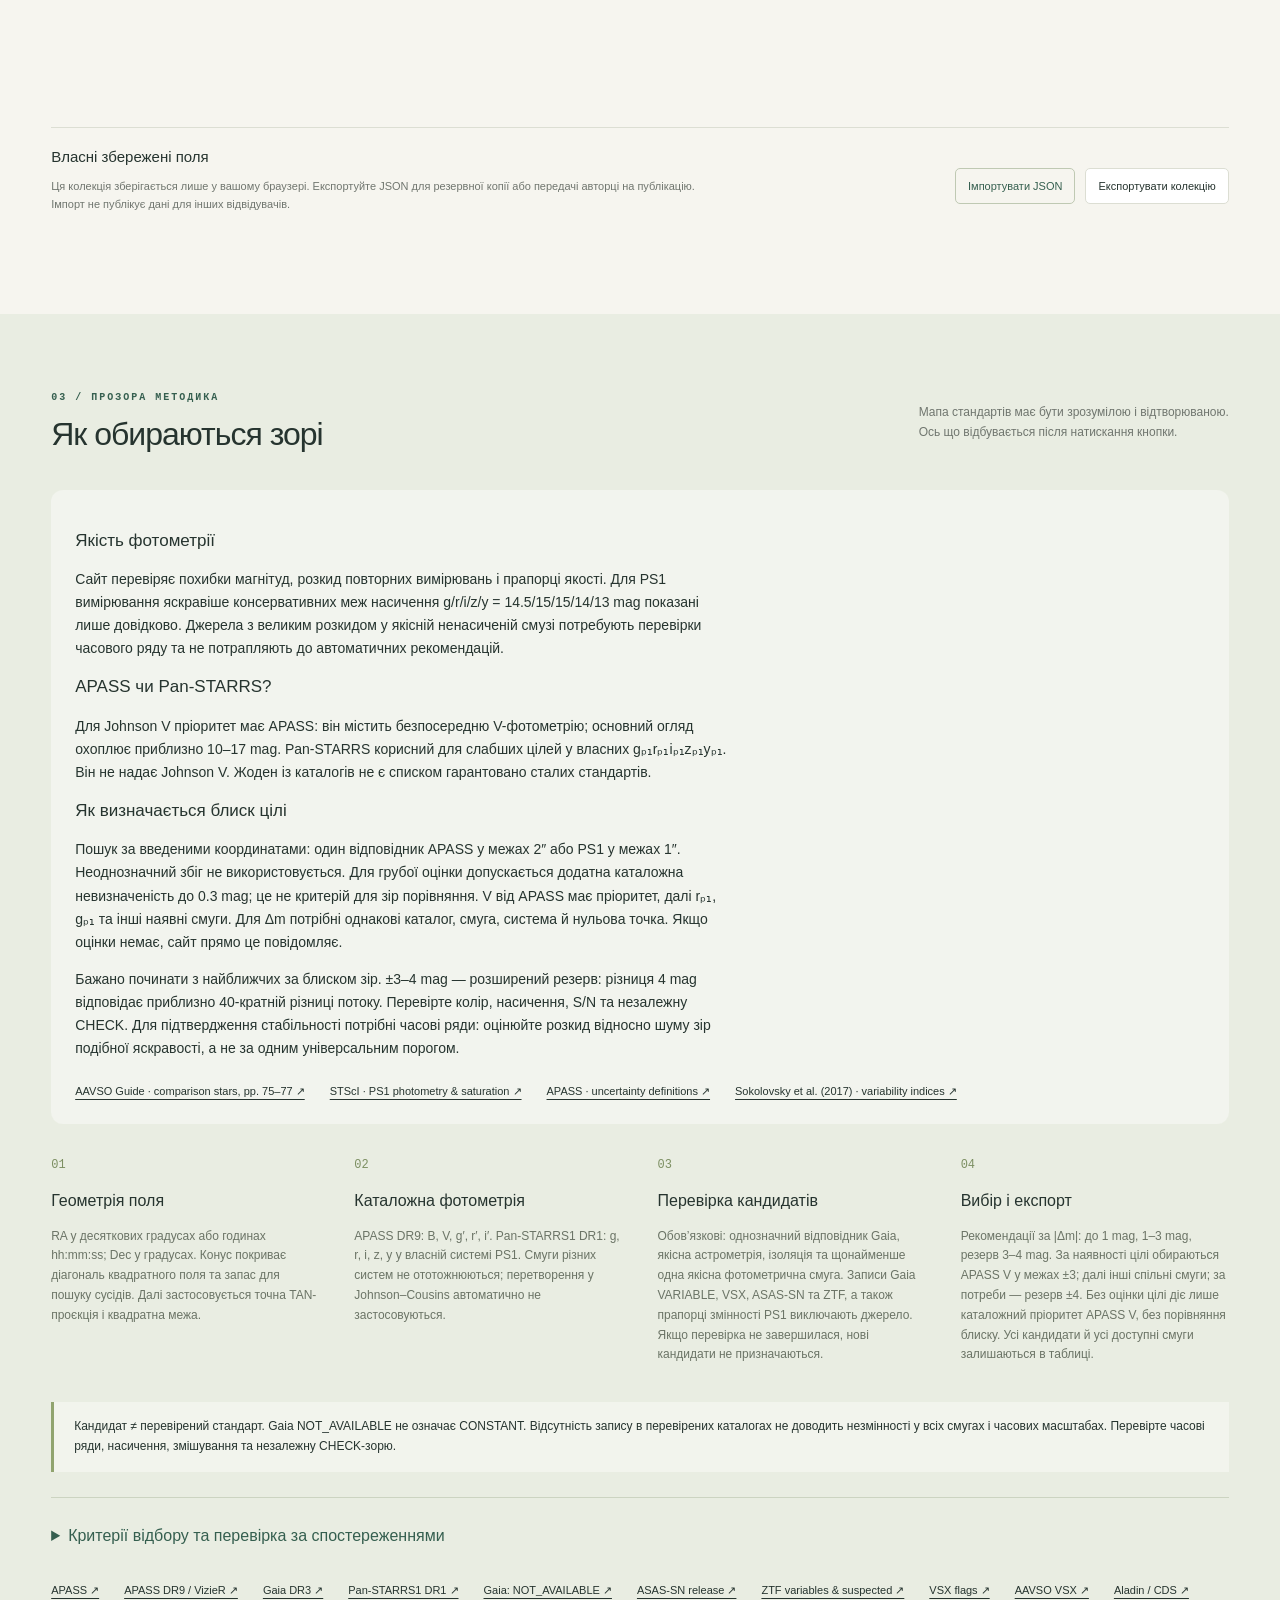
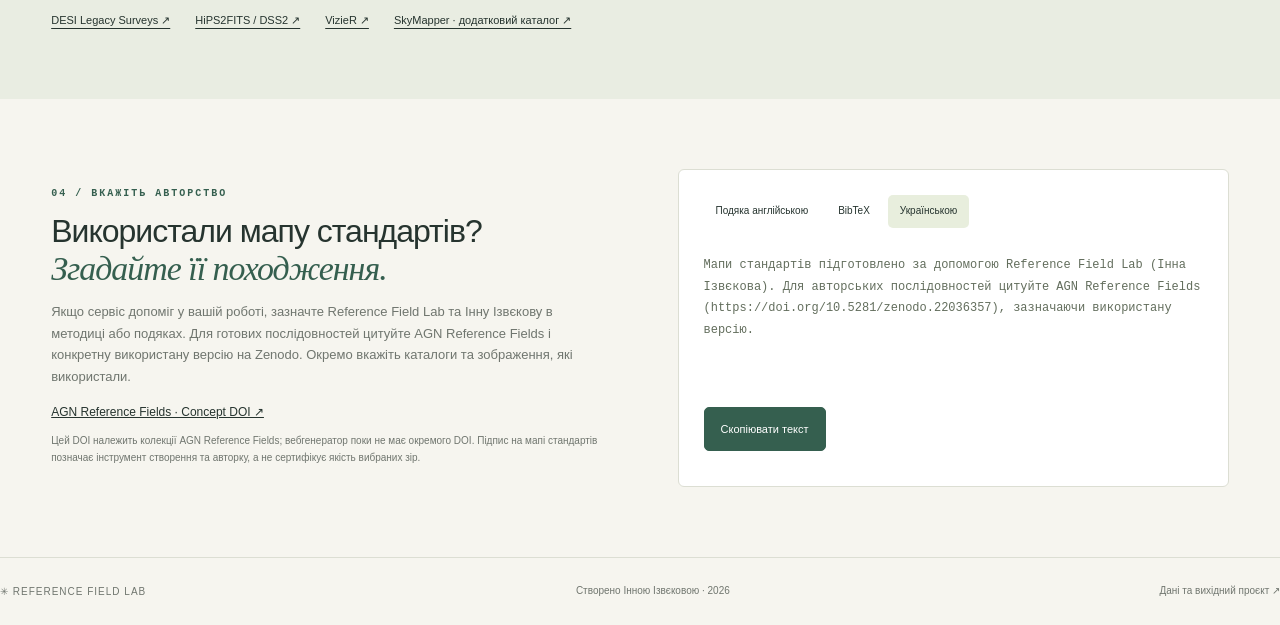
<file: profile/index.html>
<!DOCTYPE html>
<html lang="en">
<head>
  <meta charset="utf-8">
  <meta name="viewport" content="width=device-width,initial-scale=1">
  <title>Inna Izviekova — Astrophysicist</title>
  <link rel="canonical" href="https://izviekova-blip.github.io/">
  <meta http-equiv="refresh" content="0; url=https://izviekova-blip.github.io/">
  <script>window.location.replace("https://izviekova-blip.github.io/");</script>
</head>
<body>
  <p>Inna Izviekova's profile has moved to
    <a href="https://izviekova-blip.github.io/">https://izviekova-blip.github.io/</a>.
  </p>
</body>
</html>
</file>
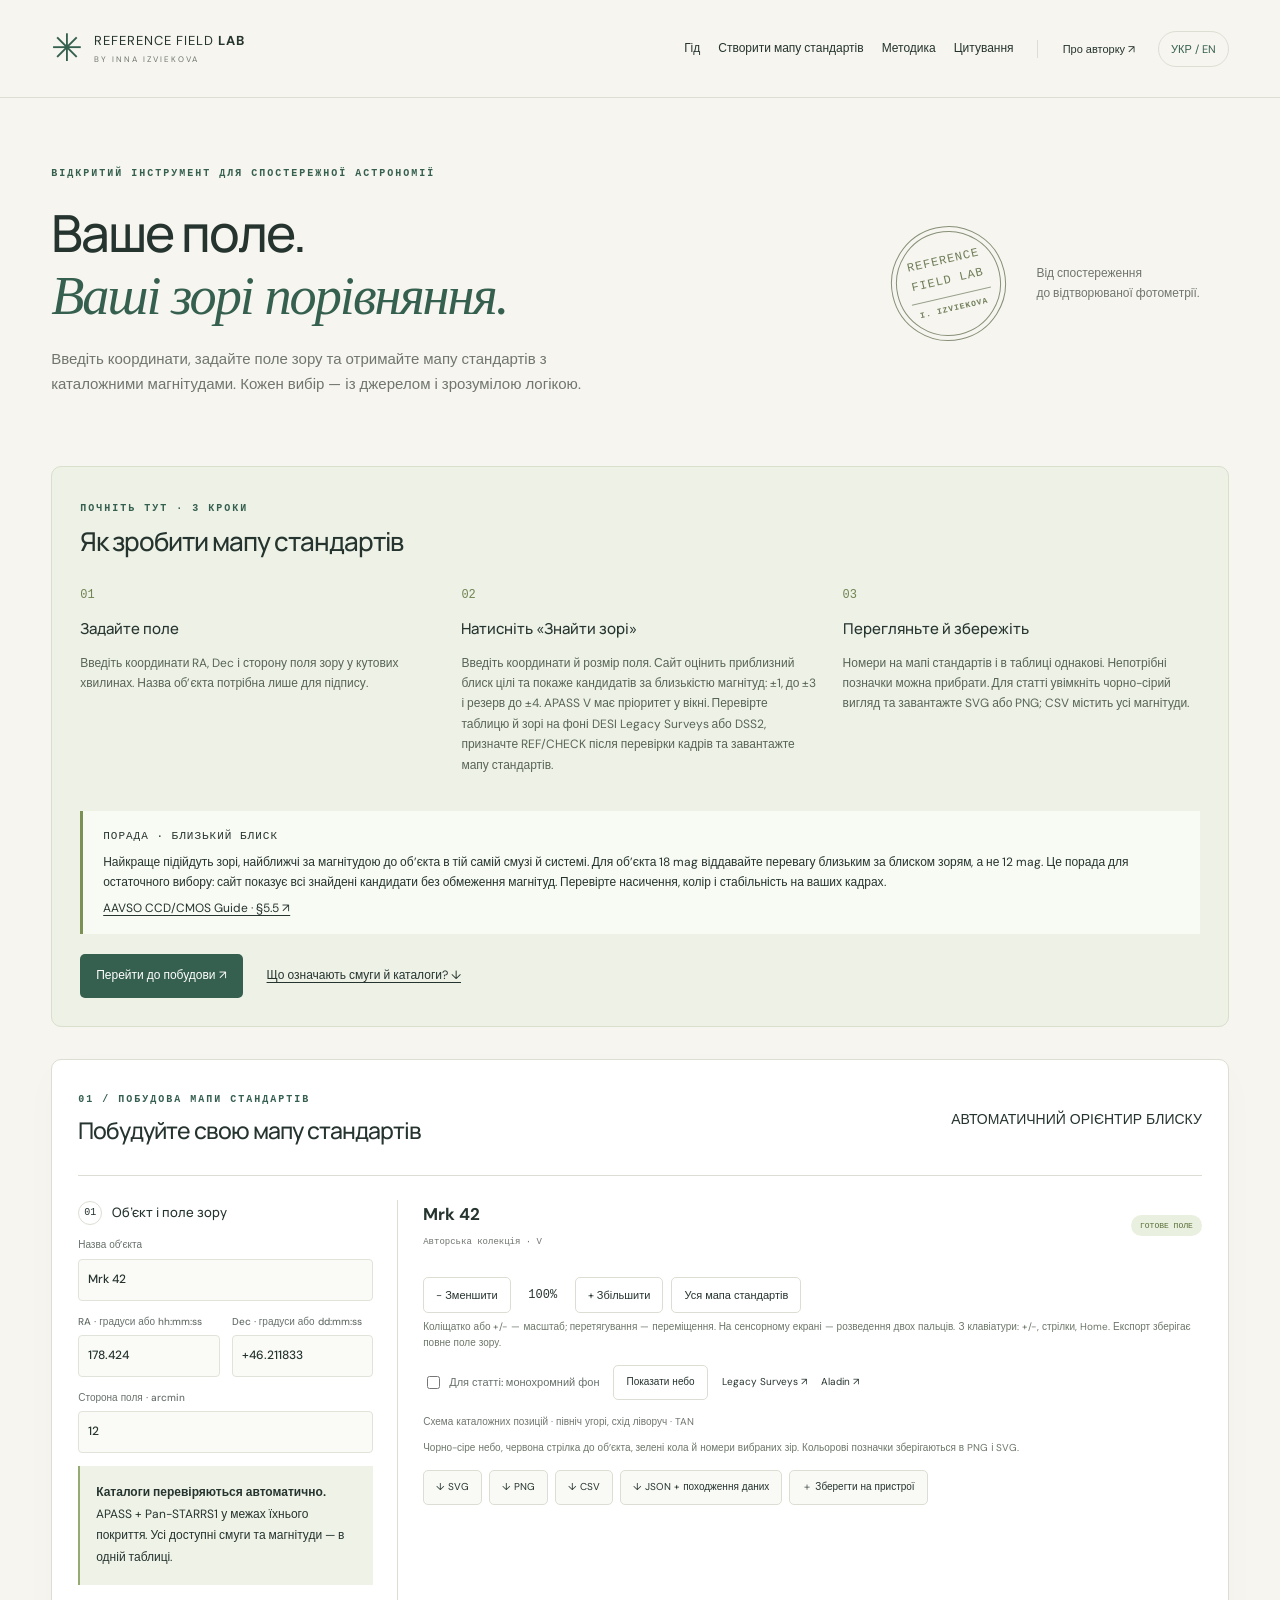
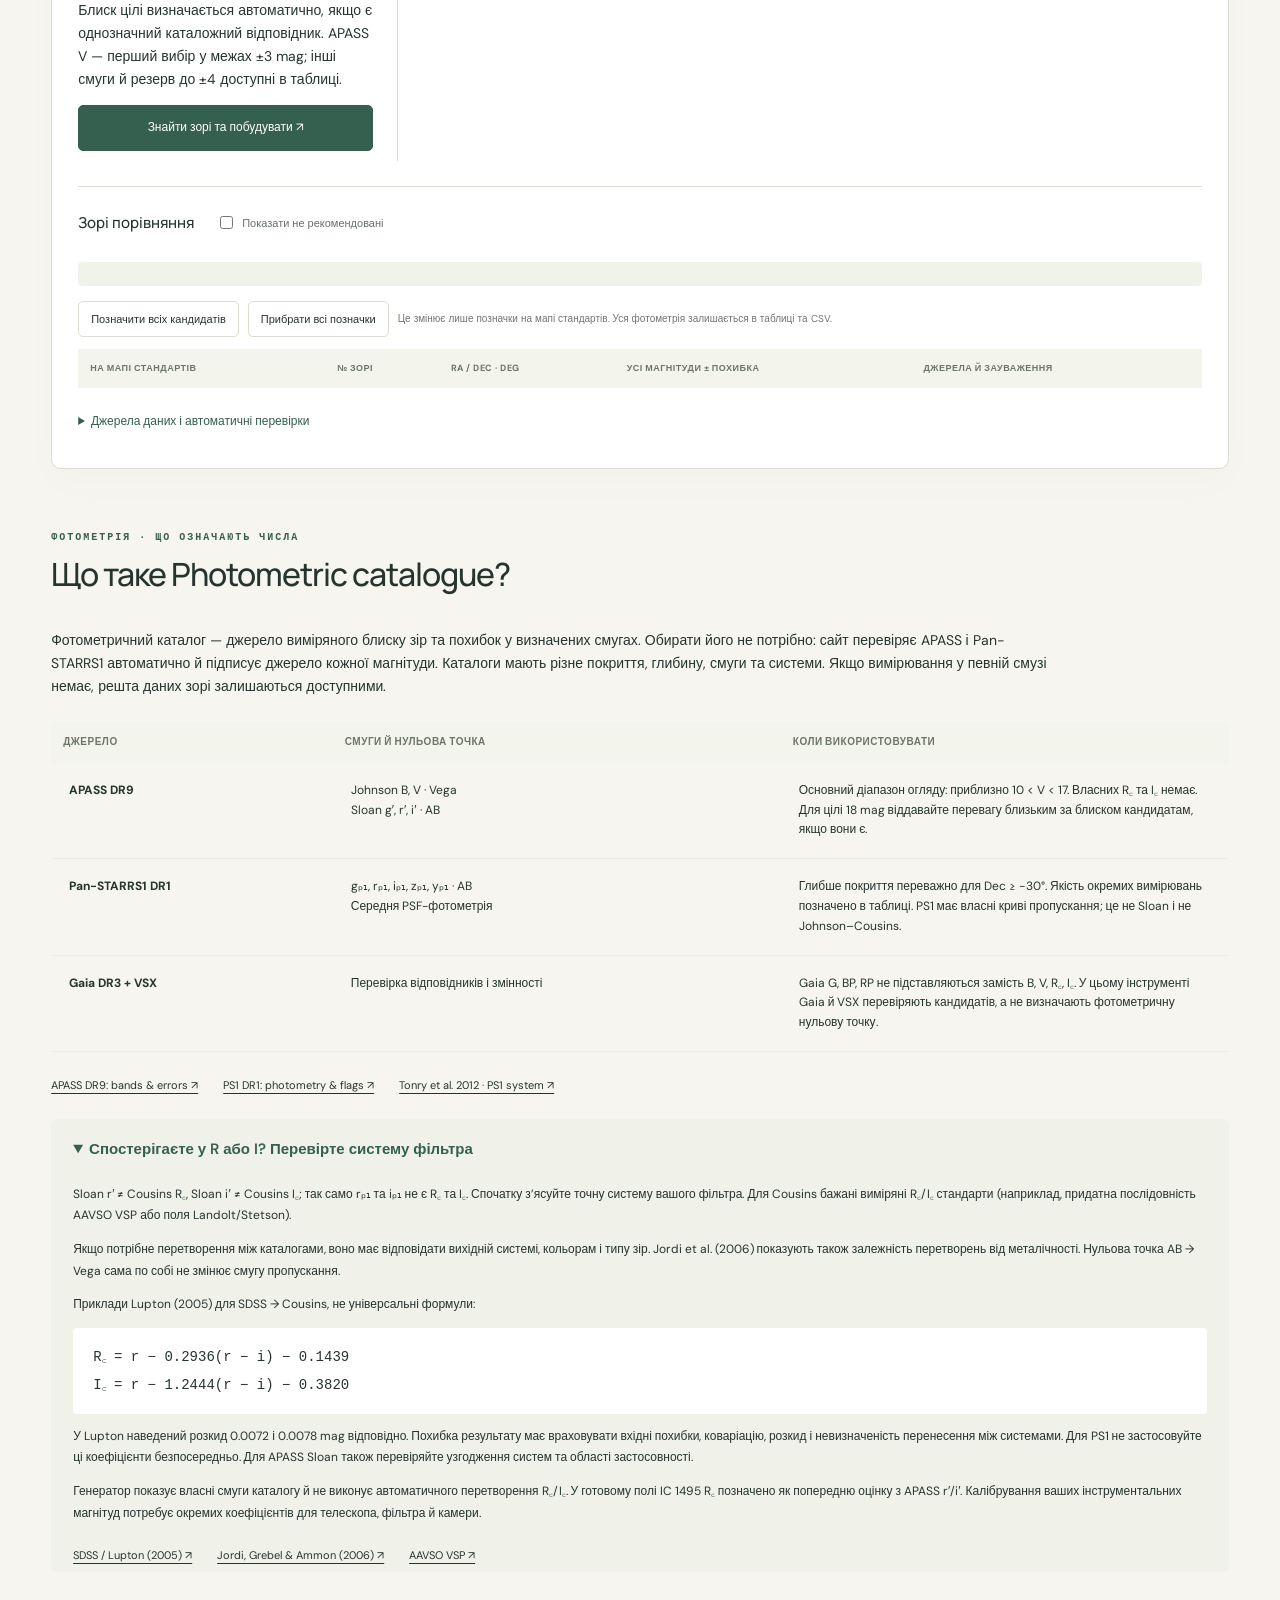
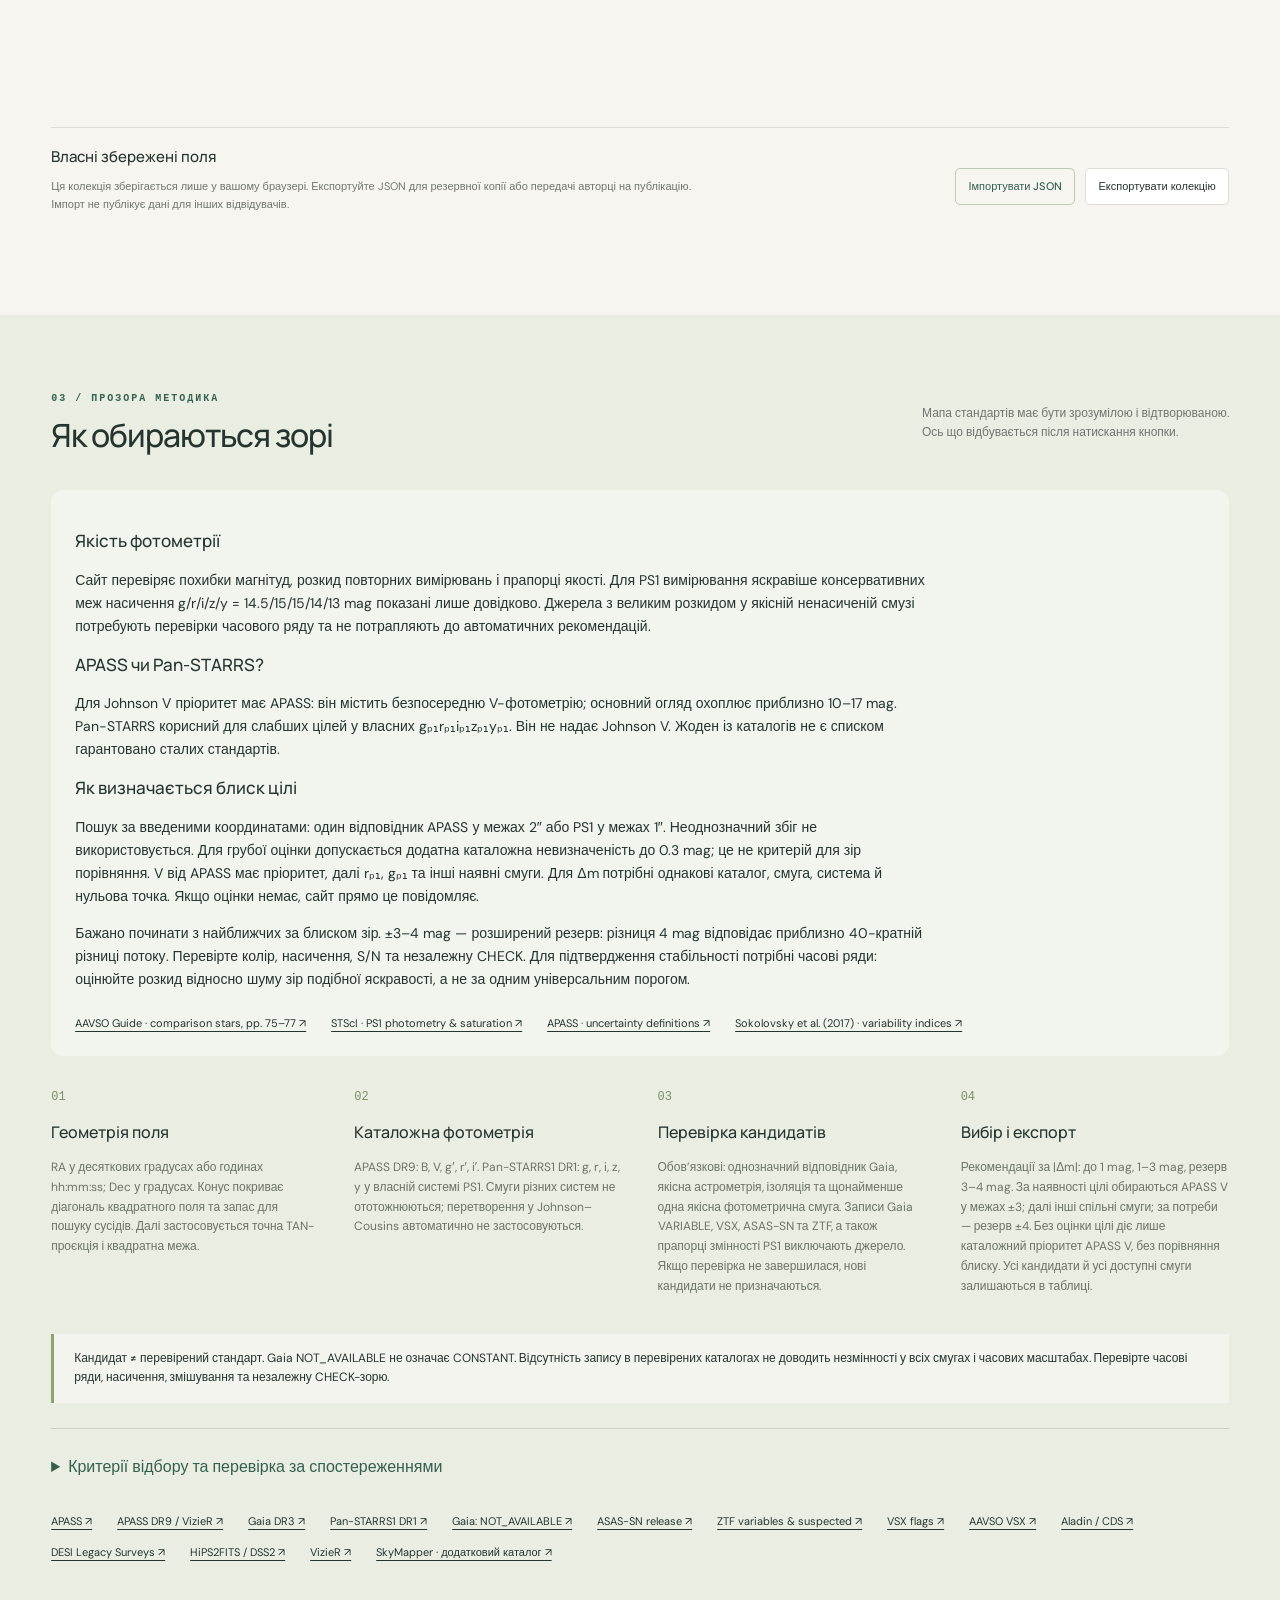
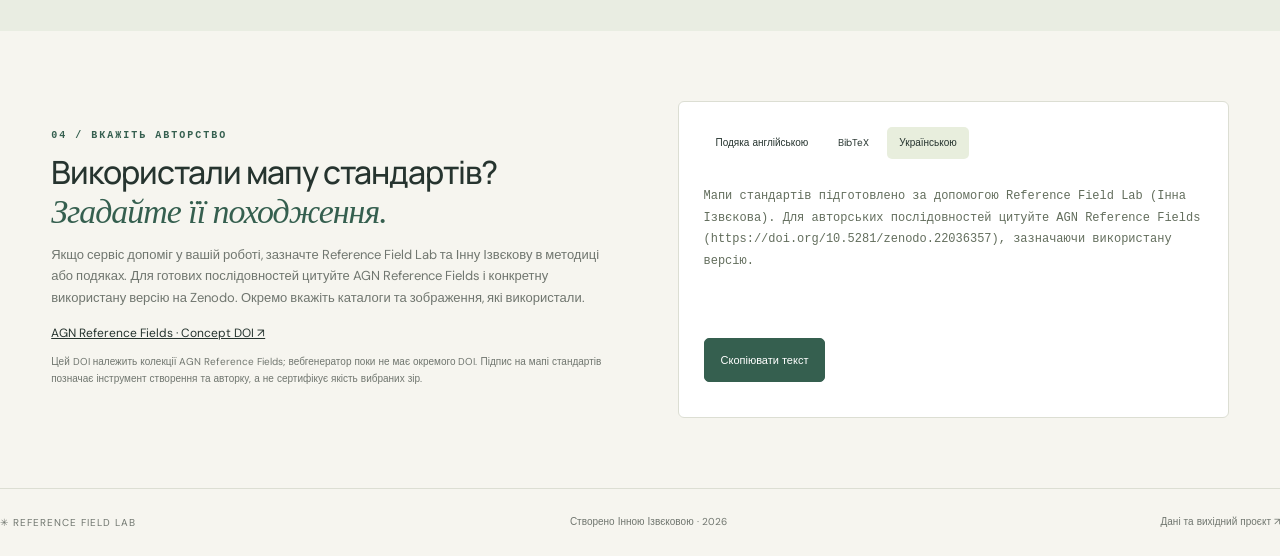
<file: uk/index.html>
<!doctype html>
<html lang="uk"><head><meta charset="utf-8"><meta name="viewport" content="width=device-width,initial-scale=1"><title>Мапи стандартів для фотометрії — Reference Field Lab</title><meta name="description" content="Безкоштовний інструмент для пошуку зір порівняння та створення мап стандартів для астрономічної фотометрії з APASS, Pan-STARRS1, Gaia і каталогами змінних."><meta name="robots" content="index,follow,max-image-preview:large"><link rel="stylesheet" href="../style.css"><link rel="canonical" href="https://izviekova-blip.github.io/agn-reference-fields/uk/"><link rel="alternate" hreflang="uk" href="https://izviekova-blip.github.io/agn-reference-fields/uk/"><link rel="alternate" hreflang="en" href="https://izviekova-blip.github.io/agn-reference-fields/en/"><link rel="alternate" hreflang="x-default" href="https://izviekova-blip.github.io/agn-reference-fields/en/"><meta property="og:type" content="website"><meta property="og:site_name" content="Reference Field Lab"><meta property="og:title" content="Мапи стандартів для фотометрії — Reference Field Lab"><meta property="og:description" content="Пошук зір порівняння та створення мап стандартів із APASS, Pan-STARRS1, Gaia і перевірками змінності."><meta property="og:url" content="https://izviekova-blip.github.io/agn-reference-fields/uk/"><meta name="twitter:card" content="summary"><meta name="twitter:title" content="Мапи стандартів для фотометрії — Reference Field Lab"><meta name="twitter:description" content="Безкоштовний інструмент для пошуку зір порівняння та створення мап стандартів."><script type="application/ld+json">{"@context":"https://schema.org","@type":"WebApplication","name":"Reference Field Lab","alternateName":"Лабораторія полів порівняння","url":"https://izviekova-blip.github.io/agn-reference-fields/uk/","applicationCategory":"ScienceApplication","operatingSystem":"Web","inLanguage":["uk","en"],"isAccessibleForFree":true,"description":"Інструмент для пошуку зір порівняння та створення мап стандартів для астрономічної фотометрії.","author":{"@type":"Person","name":"Inna Izviekova","url":"https://izviekova-blip.github.io/"}}</script><script>try{const p=location.pathname;localStorage.setItem('referenceFieldLab.language',p.endsWith('/en/')?'en':'uk')}catch{}</script></head>
<body><header><a class="brand" href="#"><span class="logo">✳</span><span>REFERENCE FIELD <b>LAB</b><small>BY INNA IZVIEKOVA</small></span></a><nav aria-label="Навігація"><a data-uk="Гід" data-en="Guide" href="#guide">Гід</a><a href="#builder">Створити мапу стандартів</a><a href="#collection">Готові поля</a><a href="#method">Методика</a><a href="#citation">Цитування</a></nav><a class="profile-link" href="https://izviekova-blip.github.io/">Про авторку ↗</a><button id="language" type="button" aria-label="Switch to English">УКР / EN</button></header><main><section class="intro"><div><p class="eyebrow">AN OPEN TOOL FOR OBSERVATIONAL ASTRONOMY</p><h1>Ваше поле.<br><em>Ваші зорі порівняння.</em></h1><p>Введіть координати, задайте поле зору та отримайте мапу стандартів з каталожними магнітудами. Кожен вибір — із джерелом і зрозумілою логікою.</p></div><aside><span class="stamp">REFERENCE<br>FIELD LAB<br><b>I. IZVIEKOVA</b></span><p>Від спостереження<br>до відтворюваної фотометрії.</p></aside></section>
<section id="guide" class="quick-guide"><span data-uk="ПОЧНІТЬ ТУТ · 3 КРОКИ" data-en="START HERE · 3 STEPS" class="eyebrow">ПОЧНІТЬ ТУТ · 3 КРОКИ</span><h2 data-uk="Як зробити мапу стандартів" data-en="How to make a finding chart">Як зробити мапу стандартів</h2><div class="guide-grid"><article><b>01</b><h3 data-uk="Задайте поле" data-en="Set the field">Задайте поле</h3><p data-uk="Введіть координати RA, Dec і сторону поля зору у кутових хвилинах. Назва об’єкта потрібна лише для підпису." data-en="Enter RA, Dec and the field width in arcminutes. The target name is used only as a label.">Введіть координати RA, Dec і сторону поля зору у кутових хвилинах. Назва об’єкта потрібна лише для підпису.</p></article><article><b>02</b><h3 data-uk="Натисніть «Знайти зорі»" data-en="Select “Find stars”">Натисніть «Знайти зорі»</h3><p data-uk="Введіть координати й розмір поля. Сайт оцінить приблизний блиск цілі та покаже кандидатів за близькістю магнітуд: ±1, до ±3 і резерв до ±4. APASS V має пріоритет у вікні. Перевірте таблицю й зорі на фоні DESI Legacy Surveys або DSS2, призначте REF/CHECK після перевірки кадрів та завантажте мапу стандартів." data-en="Enter coordinates and field width. The site estimates target brightness and groups candidates by magnitude difference: ±1, up to ±3, and a reserve up to ±4. APASS V has priority within the window. Inspect the table and the DESI Legacy Surveys or DSS2 image, assign REF/CHECK after image validation, then download the finding chart.">Введіть координати й розмір поля. Сайт оцінить приблизний блиск цілі та покаже кандидатів за близькістю магнітуд: ±1, до ±3 і резерв до ±4. APASS V має пріоритет у вікні. Перевірте таблицю й зорі на фоні DESI Legacy Surveys або DSS2, призначте REF/CHECK після перевірки кадрів та завантажте мапу стандартів.</p></article><article><b>03</b><h3 data-uk="Перегляньте й збережіть" data-en="Review and save">Перегляньте й збережіть</h3><p data-uk="Номери на мапі стандартів і в таблиці однакові. Непотрібні позначки можна прибрати. Для статті увімкніть чорно-сірий вигляд та завантажте SVG або PNG; CSV містить усі магнітуди." data-en="Numbers on the finding chart match the table. You can remove unwanted markers. For a paper, enable monochrome and download SVG or PNG; the CSV contains all magnitudes.">Номери на мапі стандартів і в таблиці однакові. Непотрібні позначки можна прибрати. Для статті увімкніть чорно-сірий вигляд та завантажте SVG або PNG; CSV містить усі магнітуди.</p></article></div><div class="guide-tip"><strong data-uk="ПОРАДА · БЛИЗЬКИЙ БЛИСК" data-en="TIP · SIMILAR BRIGHTNESS">ПОРАДА · БЛИЗЬКИЙ БЛИСК</strong><p data-uk="Найкраще підійдуть зорі, найближчі за магнітудою до об’єкта в тій самій смузі й системі. Для об’єкта 18 mag віддавайте перевагу близьким за блиском зорям, а не 12 mag. Це порада для остаточного вибору: сайт показує всі знайдені кандидати без обмеження магнітуд. Перевірте насичення, колір і стабільність на ваших кадрах." data-en="Prefer stars closest in magnitude to your target in the same band and system. For an 18 mag target, prefer similarly bright stars over 12 mag stars. This guides your final choice: the site shows all candidates found without magnitude limits. Check saturation, colour and stability in your images.">Найкраще підійдуть зорі, найближчі за магнітудою до об’єкта в тій самій смузі й системі. Для об’єкта 18 mag віддавайте перевагу близьким за блиском зорям, а не 12 mag. Це порада для остаточного вибору: сайт показує всі знайдені кандидати без обмеження магнітуд. Перевірте насичення, колір і стабільність на ваших кадрах.</p><a href="https://aavso.org/wp-content/uploads/2026/07/CCD-CMOS-English.pdf" target="_blank" rel="noopener">AAVSO CCD/CMOS Guide · §5.5 ↗</a></div><div class="guide-bottom"><a data-uk="Перейти до побудови ↗" data-en="Go to the builder ↗" href="#builder" class="primary">Перейти до побудови ↗</a><a data-uk="Що означають смуги й каталоги? ↓" data-en="What do passbands and catalogues mean? ↓" href="#systems">Що означають смуги й каталоги? ↓</a></div></section>
<section id="builder" class="workspace"><div class="workspace-top"><div><span class="eyebrow">01 / FIELD BUILDER</span><h2>Побудуйте свою мапу стандартів</h2></div><span data-uk="АВТОМАТИЧНИЙ ОРІЄНТИР БЛИСКУ" data-en="AUTOMATIC BRIGHTNESS GUIDE">АВТОМАТИЧНИЙ ОРІЄНТИР БЛИСКУ</span></div><div class="builder"><form id="form"><div class="step"><span>01</span><h3>Об’єкт і поле зору</h3></div><label>Назва об’єкта<input id="object" value="Mrk 42" maxlength="80" required></label><div class="pair"><label>RA · градуси або hh:mm:ss<input id="ra" value="178.424" required></label><label>Dec · градуси або dd:mm:ss<input id="dec" value="+46.211833" required></label></div><label>Сторона поля · arcmin<input id="fov" type="number" min="1" max="40" step="0.1" value="12" required></label><div data-uk="&lt;strong&gt;Каталоги перевіряються автоматично.&lt;/strong&gt;&lt;br&gt;APASS + Pan-STARRS1 у межах їхнього покриття. Усі доступні смуги та магнітуди — в одній таблиці." data-en="&lt;strong&gt;Catalogues are checked automatically.&lt;/strong&gt;&lt;br&gt;APASS + Pan-STARRS1 within their coverage. All available passbands and magnitudes in one table." class="catalog-help"><strong>Каталоги перевіряються автоматично.</strong><br>APASS + Pan-STARRS1 у межах їхнього покриття. Усі доступні смуги та магнітуди — в одній таблиці.</div><p data-uk="Блиск цілі визначається автоматично, якщо є однозначний каталожний відповідник. APASS V — перший вибір у межах ±3 mag; інші смуги й резерв до ±4 доступні в таблиці." data-en="Target brightness is estimated automatically when a unique catalogue counterpart is available. APASS V is the first choice within ±3 mag; other bands and a reserve up to ±4 remain in the table.">Блиск цілі визначається автоматично, якщо є однозначний каталожний відповідник. APASS V — перший вибір у межах ±3 mag; інші смуги й резерв до ±4 доступні в таблиці.</p><button class="primary" id="generate" type="submit">Знайти зорі та побудувати ↗</button><button type="button" class="subtle" id="example">Відкрити готовий приклад Mrk 42</button><div id="status" role="status" aria-live="polite"></div><div id="targetEstimate" class="target-estimate" data-no-translate hidden></div></form><div class="chart-panel"><div class="chart-bar"><div><strong id="chartTitle">Mrk 42</strong><span id="chartMeta" data-no-translate>Авторська колекція · V</span></div><span class="status-dot" id="modeBadge">ГОТОВЕ ПОЛЕ</span></div><div id="chart" tabindex="0" aria-describedby="zoomHelp" class="chart" aria-label="Інтерактивна мапа стандартів"></div><div class="zoom-toolbar"><button id="zoomOut" type="button" data-uk="− Зменшити" data-en="− Zoom out">− Зменшити</button><output id="zoomLevel" aria-live="polite" data-no-translate>100%</output><button id="zoomIn" type="button" data-uk="+ Збільшити" data-en="+ Zoom in">+ Збільшити</button><button id="zoomReset" type="button" data-uk="Уся мапа стандартів" data-en="Fit finding chart">Уся мапа стандартів</button></div><p id="zoomHelp" class="inline-help" data-uk="Коліщатко або +/− — масштаб; перетягування — переміщення. На сенсорному екрані — розведення двох пальців. З клавіатури: +/−, стрілки, Home. Експорт зберігає повне поле зору." data-en="Wheel or +/− to zoom; drag to pan. On touchscreens, pinch with two fingers. Keyboard: +/−, arrows, Home. Exports retain the full field of view.">Коліщатко або +/− — масштаб; перетягування — переміщення. Експорт зберігає повне поле зору.</p><div class="chart-options"><label class="check"><input id="white" type="checkbox"><span data-uk="Для статті: монохромний фон" data-en="For a paper: monochrome sky">Для статті: монохромний фон</span></label><button id="background" type="button">Показати небо</button><a id="originalChart" target="_blank" rel="noopener" hidden>Оригінальна мапа стандартів ↗</a><a id="legacyViewer" target="_blank" rel="noopener">Legacy Surveys ↗</a><a id="aladin" target="_blank" rel="noopener">Aladin ↗</a></div><div id="paperExport" class="paper-export" hidden><strong data-uk="Зберегти мапу стандартів для статті" data-en="Save a finding chart for your paper">Зберегти мапу стандартів для статті</strong><p data-uk="Оберіть зорі прапорцями в таблиці нижче. На зображенні будуть позначені лише вибрані зорі та об’єкт дослідження; інші зорі неба залишаться без позначок." data-en="Select stars using the checkboxes in the table below. Only your selected stars and the target will be marked; other stars in the sky image will remain unmarked.">Оберіть зорі прапорцями в таблиці нижче. На зображенні будуть позначені лише вибрані зорі та об’єкт дослідження; інші зорі неба залишаться без позначок.</p><p id="paperSelection" role="status" data-no-translate></p><div class="paper-actions"><button id="paperPNG" class="primary" type="button" data-uk="↓ Зберегти PNG для статті" data-en="↓ Save paper PNG">↓ Зберегти PNG для статті</button><button id="paperSVG" type="button" data-uk="↓ Зберегти SVG для статті" data-en="↓ Save paper SVG">↓ Зберегти SVG для статті</button></div><small data-uk="PNG: 3000 × 3316 px. SVG: масштабовані позначки. Експорт охоплює повне поле зору й зберігає номери зір із таблиці." data-en="PNG: 3000 × 3316 px. SVG: scalable annotations. Exports show the full field of view and preserve the star IDs from the table.">PNG: 3000 × 3316 px. SVG: масштабовані позначки. Експорт охоплює повне поле зору й зберігає номери зір із таблиці.</small></div><p id="skyStatus" role="status" class="sky-status" data-no-translate></p><p id="chartNote" class="chart-note">Схема каталожних позицій · північ угорі, схід ліворуч · TAN</p><p data-uk="Чорно-сіре небо, червона стрілка до об’єкта, зелені кола й номери вибраних зір. Кольорові позначки зберігаються в PNG і SVG." data-en="Monochrome sky, a red arrow pointing to the target, and green circles and IDs for selected stars. PNG and SVG preserve the coloured annotations." class="inline-help">Чорно-сіре небо, червона стрілка до об’єкта, зелені кола й номери вибраних зір. Кольорові позначки зберігаються в PNG і SVG.</p><div class="exports"><button id="svg">↓ SVG</button><button id="png">↓ PNG</button><button id="csv">↓ CSV</button><button id="json">↓ JSON + provenance</button><button id="save">＋ Зберегти на пристрої</button></div></div></div><div class="results"><div class="results-head"><h3 id="resultTitle" data-no-translate>Зорі порівняння</h3><label class="check"><input id="showRejected" type="checkbox"> <span data-uk="Показати не рекомендовані" data-en="Show not recommended">Показати не рекомендовані</span></label><span id="count" data-no-translate></span></div><p id="resultNote"></p><p id="sampleSummary" class="sample-summary" data-no-translate></p><div id="selectionAdvice" class="selection-advice" data-no-translate></div><div class="selection-tools"><button id="selectAll" type="button" data-uk="Позначити всіх кандидатів" data-en="Mark all candidates">Позначити всіх кандидатів</button><button id="clearAll" type="button" data-uk="Прибрати всі позначки" data-en="Clear all markers">Прибрати всі позначки</button><span data-uk="Це змінює лише позначки на мапі стандартів. Уся фотометрія залишається в таблиці та CSV." data-en="This changes only the finding chart markers. All photometry stays in the table and CSV.">Це змінює лише позначки на мапі стандартів. Уся фотометрія залишається в таблиці та CSV.</span></div><div class="table-scroll"><table><thead><tr><th data-uk="На мапі стандартів" data-en="On finding chart">На мапі стандартів</th><th data-uk="№ зорі" data-en="Star no.">№ зорі</th><th>RA / Dec · deg</th><th data-uk="Усі магнітуди ± похибка" data-en="All magnitudes ± uncertainty">Усі магнітуди ± похибка</th><th data-uk="Джерела й зауваження" data-en="Sources and notes">Джерела й зауваження</th></tr></thead><tbody id="rows" data-no-translate></tbody></table></div><details class="audit"><summary data-uk="Джерела даних і автоматичні перевірки" data-en="Data sources and automatic checks">Джерела даних і автоматичні перевірки</summary><pre id="audit"></pre></details></div></section>
<section id="systems" class="systems"><div class="section-heading"><div><span data-uk="ФОТОМЕТРІЯ · ЩО ОЗНАЧАЮТЬ ЧИСЛА" data-en="PHOTOMETRY · WHAT THE NUMBERS MEAN" class="eyebrow">ФОТОМЕТРІЯ · ЩО ОЗНАЧАЮТЬ ЧИСЛА</span><h2 data-uk="Що таке Photometric catalogue?" data-en="What is a photometric catalogue?">Що таке Photometric catalogue?</h2></div></div><p data-uk="Фотометричний каталог — джерело виміряного блиску зір та похибок у визначених смугах. Обирати його не потрібно: сайт перевіряє APASS і Pan-STARRS1 автоматично й підписує джерело кожної магнітуди. Каталоги мають різне покриття, глибину, смуги та системи. Якщо вимірювання у певній смузі немає, решта даних зорі залишаються доступними." data-en="A photometric catalogue supplies measured stellar brightnesses and uncertainties in defined passbands. You do not need to choose one: the site checks APASS and Pan-STARRS1 automatically and labels every magnitude with its source. Catalogues differ in coverage, depth, passbands and systems. A missing measurement in one band does not hide the other measurements of that star.">Фотометричний каталог — джерело виміряного блиску зір та похибок у визначених смугах. Обирати його не потрібно: сайт перевіряє APASS і Pan-STARRS1 автоматично й підписує джерело кожної магнітуди. Каталоги мають різне покриття, глибину, смуги та системи. Якщо вимірювання у певній смузі немає, решта даних зорі залишаються доступними.</p><div class="table-scroll system-table"><table><thead><tr><th data-uk="Джерело" data-en="Source">Джерело</th><th data-uk="Смуги й нульова точка" data-en="Passbands and zero point">Смуги й нульова точка</th><th data-uk="Коли використовувати" data-en="When to use it">Коли використовувати</th></tr></thead><tbody><tr><td><strong>APASS DR9</strong></td><td data-uk="Johnson B, V · Vega&lt;br&gt;Sloan g′, r′, i′ · AB" data-en="Johnson B, V · Vega&lt;br&gt;Sloan g′, r′, i′ · AB">Johnson B, V · Vega<br>Sloan g′, r′, i′ · AB</td><td data-uk="Основний діапазон огляду: приблизно 10 &amp;lt; V &amp;lt; 17. Власних R꜀ та I꜀ немає. Для цілі 18 mag віддавайте перевагу близьким за блиском кандидатам, якщо вони є." data-en="Main survey range: approximately 10 &amp;lt; V &amp;lt; 17. No native R꜀ or I꜀. For an 18 mag target, prefer similarly bright candidates where available.">Основний діапазон огляду: приблизно 10 &lt; V &lt; 17. Власних R꜀ та I꜀ немає. Для цілі 18 mag віддавайте перевагу близьким за блиском кандидатам, якщо вони є.</td></tr><tr><td><strong>Pan-STARRS1 DR1</strong></td><td data-uk="gₚ₁, rₚ₁, iₚ₁, zₚ₁, yₚ₁ · AB&lt;br&gt;Середня PSF-фотометрія" data-en="gₚ₁, rₚ₁, iₚ₁, zₚ₁, yₚ₁ · AB&lt;br&gt;Mean PSF photometry">gₚ₁, rₚ₁, iₚ₁, zₚ₁, yₚ₁ · AB<br>Середня PSF-фотометрія</td><td data-uk="Глибше покриття переважно для Dec ≥ −30°. Якість окремих вимірювань позначено в таблиці. PS1 має власні криві пропускання; це не Sloan і не Johnson–Cousins." data-en="Deeper coverage, mainly at Dec ≥ −30°. Measurement quality is noted in the table. PS1 has its own passbands; it is neither Sloan nor Johnson–Cousins.">Глибше покриття переважно для Dec ≥ −30°. Якість окремих вимірювань позначено в таблиці. PS1 має власні криві пропускання; це не Sloan і не Johnson–Cousins.</td></tr><tr><td><strong>Gaia DR3 + VSX</strong></td><td data-uk="Перевірка відповідників і змінності" data-en="Cross-match and variability screening">Перевірка відповідників і змінності</td><td data-uk="Gaia G, BP, RP не підставляються замість B, V, R꜀, I꜀. У цьому інструменті Gaia й VSX перевіряють кандидатів, а не визначають фотометричну нульову точку." data-en="Gaia G, BP and RP are not substituted for B, V, R꜀ or I꜀. Here Gaia and VSX screen candidates; they do not set the photometric zero point.">Gaia G, BP, RP не підставляються замість B, V, R꜀, I꜀. У цьому інструменті Gaia й VSX перевіряють кандидатів, а не визначають фотометричну нульову точку.</td></tr></tbody></table></div><div class="source-links"><a href="https://cdsarc.cds.unistra.fr/viz-bin/ReadMe/II/336?format=html">APASS DR9: bands &amp; errors ↗</a><a href="https://cdsarc.cds.unistra.fr/viz-bin/ReadMe/II/349?format=html">PS1 DR1: photometry &amp; flags ↗</a><a href="https://arxiv.org/abs/1203.0297">Tonry et al. 2012 · PS1 system ↗</a></div><details class="transform-guide" open><summary data-uk="Спостерігаєте у R або I? Перевірте систему фільтра" data-en="Observing in R or I? Check the filter system">Спостерігаєте у R або I? Перевірте систему фільтра</summary><p data-uk="Sloan r′ ≠ Cousins R꜀, Sloan i′ ≠ Cousins I꜀; так само rₚ₁ та iₚ₁ не є R꜀ та I꜀. Спочатку з’ясуйте точну систему вашого фільтра. Для Cousins бажані виміряні R꜀/I꜀ стандарти (наприклад, придатна послідовність AAVSO VSP або поля Landolt/Stetson)." data-en="Sloan r′ ≠ Cousins R꜀ and Sloan i′ ≠ Cousins I꜀; PS1 rₚ₁ and iₚ₁ are also different. Establish your filter’s exact system first. For Cousins, prefer measured R꜀/I꜀ standards, such as a suitable AAVSO VSP sequence or Landolt/Stetson fields.">Sloan r′ ≠ Cousins R꜀, Sloan i′ ≠ Cousins I꜀; так само rₚ₁ та iₚ₁ не є R꜀ та I꜀. Спочатку з’ясуйте точну систему вашого фільтра. Для Cousins бажані виміряні R꜀/I꜀ стандарти (наприклад, придатна послідовність AAVSO VSP або поля Landolt/Stetson).</p><p data-uk="Якщо потрібне перетворення між каталогами, воно має відповідати вихідній системі, кольорам і типу зір. Jordi et al. (2006) показують також залежність перетворень від металічності. Нульова точка AB → Vega сама по собі не змінює смугу пропускання." data-en="A catalogue transformation must match the input system, stellar colours and stellar type. Jordi et al. (2006) also show metallicity dependence. Changing an AB zero point to Vega alone does not change the passband.">Якщо потрібне перетворення між каталогами, воно має відповідати вихідній системі, кольорам і типу зір. Jordi et al. (2006) показують також залежність перетворень від металічності. Нульова точка AB → Vega сама по собі не змінює смугу пропускання.</p><p data-uk="Приклади Lupton (2005) для SDSS → Cousins, не універсальні формули:" data-en="Lupton (2005) examples for SDSS → Cousins, not universal conversions:">Приклади Lupton (2005) для SDSS → Cousins, не універсальні формули:</p><div class="equations">R꜀ = r − 0.2936(r − i) − 0.1439<br>I꜀ = r − 1.2444(r − i) − 0.3820</div><p data-uk="У Lupton наведений розкид 0.0072 і 0.0078 mag відповідно. Похибка результату має враховувати вхідні похибки, коваріацію, розкид і невизначеність перенесення між системами. Для PS1 не застосовуйте ці коефіцієнти безпосередньо. Для APASS Sloan також перевіряйте узгодження систем та області застосовності." data-en="Lupton reports scatters of 0.0072 and 0.0078 mag, respectively. Result uncertainties must account for input errors, covariance, fit scatter and system-transfer uncertainty. Do not apply these coefficients directly to PS1. For APASS Sloan, verify system consistency and applicability too.">У Lupton наведений розкид 0.0072 і 0.0078 mag відповідно. Похибка результату має враховувати вхідні похибки, коваріацію, розкид і невизначеність перенесення між системами. Для PS1 не застосовуйте ці коефіцієнти безпосередньо. Для APASS Sloan також перевіряйте узгодження систем та області застосовності.</p><p data-uk="Генератор показує власні смуги каталогу й не виконує автоматичного перетворення R꜀/I꜀. У готовому полі IC 1495 R꜀ позначено як попередню оцінку з APASS r′/i′. Калібрування ваших інструментальних магнітуд потребує окремих коефіцієнтів для телескопа, фільтра й камери." data-en="The generator displays native catalogue bands and does not automatically transform to R꜀/I꜀. In the curated IC 1495 field, R꜀ is labelled as a provisional estimate from APASS r′/i′. Calibrating your instrumental magnitudes needs separate coefficients for the telescope, filter and camera.">Генератор показує власні смуги каталогу й не виконує автоматичного перетворення R꜀/I꜀. У готовому полі IC 1495 R꜀ позначено як попередню оцінку з APASS r′/i′. Калібрування ваших інструментальних магнітуд потребує окремих коефіцієнтів для телескопа, фільтра й камери.</p><div class="source-links"><a href="https://www.sdss3.org/dr8/algorithms/sdssUBVRITransform.php">SDSS / Lupton (2005) ↗</a><a href="https://doi.org/10.1051/0004-6361:20066082">Jordi, Grebel &amp; Ammon (2006) ↗</a><a href="https://apps.aavso.org/vsp/">AAVSO VSP ↗</a></div></details></section>
<section id="collection"><div class="section-heading"><div><span class="eyebrow">02 / CURATED BY INNA IZVIEKOVA</span><h2>Мої готові поля</h2></div><p>Авторські послідовності з AGN Reference Fields.<br>Початкові таблиці та примітки збережені.</p></div><div id="fieldCards" class="field-cards"></div><div class="local"><div><h3>Власні збережені поля</h3><p>Ця колекція зберігається лише у вашому браузері. Експортуйте JSON для резервної копії або передачі авторці на публікацію. Імпорт не публікує дані для інших відвідувачів.</p></div><div class="local-actions"><label class="file-button">Імпортувати JSON<input id="import" type="file" accept=".json,application/json" hidden></label><button id="exportCollection">Експортувати колекцію</button></div><div id="localCards" class="field-cards"></div></div></section>
<section id="method" class="method"><div class="section-heading"><div><span class="eyebrow">03 / TRANSPARENT BY DESIGN</span><h2>Як обираються зорі</h2></div><p>Мапа стандартів має бути зрозумілою і відтворюваною.<br>Ось що відбувається після натискання кнопки.</p></div><div class="science-explanation"><h3 data-uk="Якість фотометрії" data-en="Photometric quality">Якість фотометрії</h3><p data-uk="Сайт перевіряє похибки магнітуд, розкид повторних вимірювань і прапорці якості. Для PS1 вимірювання яскравіше консервативних меж насичення g/r/i/z/y = 14.5/15/15/14/13 mag показані лише довідково. Джерела з великим розкидом у якісній ненасиченій смузі потребують перевірки часового ряду та не потрапляють до автоматичних рекомендацій." data-en="The site checks magnitude uncertainties, scatter across repeated measurements and quality flags. PS1 measurements brighter than the conservative saturation limits g/r/i/z/y = 14.5/15/15/14/13 mag are shown for reference only. Sources with large scatter in a usable unsaturated band require time-series review and are excluded from automatic recommendations.">Сайт перевіряє похибки магнітуд, розкид повторних вимірювань і прапорці якості. Для PS1 вимірювання яскравіше консервативних меж насичення g/r/i/z/y = 14.5/15/15/14/13 mag показані лише довідково. Джерела з великим розкидом у якісній ненасиченій смузі потребують перевірки часового ряду та не потрапляють до автоматичних рекомендацій.</p><h3 data-uk="APASS чи Pan-STARRS?" data-en="APASS or Pan-STARRS?">APASS чи Pan-STARRS?</h3><p data-uk="Для Johnson V пріоритет має APASS: він містить безпосередню V-фотометрію; основний огляд охоплює приблизно 10–17 mag. Pan-STARRS корисний для слабших цілей у власних gₚ₁rₚ₁iₚ₁zₚ₁yₚ₁. Він не надає Johnson V. Жоден із каталогів не є списком гарантовано сталих стандартів." data-en="APASS has priority for Johnson V because it measures V directly; its main survey covers roughly 10–17 mag. Pan-STARRS is useful for fainter targets in its native gₚ₁rₚ₁iₚ₁zₚ₁yₚ₁ bands. It does not supply Johnson V. Neither catalogue is a list of guaranteed constant standards.">Для Johnson V пріоритет має APASS: він містить безпосередню V-фотометрію; основний огляд охоплює приблизно 10–17 mag. Pan-STARRS корисний для слабших цілей у власних gₚ₁rₚ₁iₚ₁zₚ₁yₚ₁. Він не надає Johnson V. Жоден із каталогів не є списком гарантовано сталих стандартів.</p><h3 data-uk="Як визначається блиск цілі" data-en="How target brightness is estimated">Як визначається блиск цілі</h3><p data-uk="Пошук за введеними координатами: один відповідник APASS у межах 2″ або PS1 у межах 1″. Неоднозначний збіг не використовується. Для грубої оцінки допускається додатна каталожна невизначеність до 0.3 mag; це не критерій для зір порівняння. V від APASS має пріоритет, далі rₚ₁, gₚ₁ та інші наявні смуги. Для Δm потрібні однакові каталог, смуга, система й нульова точка. Якщо оцінки немає, сайт прямо це повідомляє." data-en="Match the supplied coordinates to one APASS counterpart within 2″ or one PS1 counterpart within 1″; ambiguous associations are not used. A positive catalogue uncertainty up to 0.3 mag is allowed for a rough target estimate, not for comparison stars. APASS V is preferred, followed by rₚ₁, gₚ₁ and other available bands. Δm requires matching catalogue, band, system and zero point. Missing estimates are reported explicitly.">Пошук за введеними координатами: один відповідник APASS у межах 2″ або PS1 у межах 1″. Неоднозначний збіг не використовується. Для грубої оцінки допускається додатна каталожна невизначеність до 0.3 mag; це не критерій для зір порівняння. V від APASS має пріоритет, далі rₚ₁, gₚ₁ та інші наявні смуги. Для Δm потрібні однакові каталог, смуга, система й нульова точка. Якщо оцінки немає, сайт прямо це повідомляє.</p><p data-uk="Бажано починати з найближчих за блиском зір. ±3–4 mag — розширений резерв: різниця 4 mag відповідає приблизно 40-кратній різниці потоку. Перевірте колір, насичення, S/N та незалежну CHECK. Для підтвердження стабільності потрібні часові ряди: оцінюйте розкид відносно шуму зір подібної яскравості, а не за одним універсальним порогом." data-en="Start with the closest brightness matches. ±3–4 mag is a broad reserve: 4 mag corresponds to about a factor of 40 in flux. Check colour, saturation, S/N and an independent CHECK. Validating stability requires time series: assess scatter against the noise of stars of similar brightness, with a magnitude-dependent noise model.">Бажано починати з найближчих за блиском зір. ±3–4 mag — розширений резерв: різниця 4 mag відповідає приблизно 40-кратній різниці потоку. Перевірте колір, насичення, S/N та незалежну CHECK. Для підтвердження стабільності потрібні часові ряди: оцінюйте розкид відносно шуму зір подібної яскравості, а не за одним універсальним порогом.</p><div class="source-links"><a href="https://aavso.org/wp-content/uploads/2026/07/CCD-CMOS-English.pdf">AAVSO Guide · comparison stars, pp. 75–77 ↗</a><a href="https://outerspace.stsci.edu/spaces/PANSTARRS/pages/298812205/PS1+FAQ+-+Frequently+asked+questions">STScI · PS1 photometry &amp; saturation ↗</a><a href="https://cdsarc.cds.unistra.fr/viz-bin/ReadMe/II/336?format=html">APASS · uncertainty definitions ↗</a><a href="https://academic.oup.com/mnras/article/464/1/274/2194634">Sokolovsky et al. (2017) · variability indices ↗</a></div></div><div class="method-grid"><article><b>01</b><h3>Геометрія поля</h3><p>RA у десяткових градусах або годинах hh:mm:ss; Dec у градусах. Конус покриває діагональ квадратного поля та запас для пошуку сусідів. Далі застосовується точна TAN-проєкція і квадратна межа.</p></article><article><b>02</b><h3>Каталожна фотометрія</h3><p>APASS DR9: B, V, g′, r′, i′. Pan-STARRS1 DR1: g, r, i, z, y у власній системі PS1. Смуги різних систем не ототожнюються; перетворення у Johnson–Cousins автоматично не застосовуються.</p></article><article><b>03</b><h3>Перевірка кандидатів</h3><p data-uk="Обов’язкові: однозначний відповідник Gaia, якісна астрометрія, ізоляція та щонайменше одна якісна фотометрична смуга. Записи Gaia VARIABLE, VSX, ASAS-SN та ZTF, а також прапорці змінності PS1 виключають джерело. Якщо перевірка не завершилася, нові кандидати не призначаються." data-en="Required: an unambiguous Gaia counterpart, astrometric quality, isolation and at least one eligible photometric band. Gaia VARIABLE, VSX, ASAS-SN and ZTF associations, and PS1 variability flags exclude the source. Incomplete checks never produce new candidates.">Обов’язкові: однозначний відповідник Gaia, якісна астрометрія, ізоляція та щонайменше одна якісна фотометрична смуга. Записи Gaia VARIABLE, VSX, ASAS-SN та ZTF, а також прапорці змінності PS1 виключають джерело. Якщо перевірка не завершилася, нові кандидати не призначаються.</p></article><article><b>04</b><h3>Вибір і експорт</h3><p data-uk="Рекомендації за |Δm|: до 1 mag, 1–3 mag, резерв 3–4 mag. За наявності цілі обираються APASS V у межах ±3; далі інші спільні смуги; за потреби — резерв ±4. Без оцінки цілі діє лише каталожний пріоритет APASS V, без порівняння блиску. Усі кандидати й усі доступні смуги залишаються в таблиці." data-en="Brightness tiers: |Δm| ≤ 1, 1–3, and a 3–4 mag reserve. With a target estimate, initial markers use APASS V within ±3, then other common bands, then the ±4 reserve if needed. Without an estimate, only APASS V catalogue priority applies. All candidates and all available bands remain in the table.">Рекомендації за |Δm|: до 1 mag, 1–3 mag, резерв 3–4 mag. За наявності цілі обираються APASS V у межах ±3; далі інші спільні смуги; за потреби — резерв ±4. Без оцінки цілі діє лише каталожний пріоритет APASS V, без порівняння блиску. Усі кандидати й усі доступні смуги залишаються в таблиці.</p></article></div><div class="science-note" data-uk="Кандидат ≠ перевірений стандарт. Gaia NOT_AVAILABLE не означає CONSTANT. Відсутність запису в перевірених каталогах не доводить незмінності у всіх смугах і часових масштабах. Перевірте часові ряди, насичення, змішування та незалежну CHECK-зорю." data-en="A candidate is not a validated standard. Gaia NOT_AVAILABLE does not mean CONSTANT. No association in the queried catalogues does not establish constancy in every band or on every timescale. Validate time series, saturation, blending and an independent CHECK star.">Кандидат ≠ перевірений стандарт.</div><details class="method-review"><summary data-uk="Критерії відбору та перевірка за спостереженнями" data-en="Selection criteria and observational validation">Критерії відбору та перевірка за спостереженнями</summary><p data-uk="Автоматичний відбір поєднує перевірки астрометрії, ізоляції, фотометрії та каталожних ознак змінності. Нижче наведено пороги відбору та перевірки, які слід виконати за власними спостереженнями." data-en="Automatic screening combines astrometric, isolation, photometric and catalogue variability checks. The criteria below describe the selection thresholds and the checks to perform using your observations.">Автоматичний відбір поєднує перевірки астрометрії, ізоляції, фотометрії та каталожних ознак змінності. Нижче наведено пороги відбору та перевірки, які слід виконати за власними спостереженнями.</p><p data-uk="Фотометрія: хоча б одна смуга проходить поріг 0 &lt; невизначеність ≤ 0.05 mag. Для APASS це розкид спостережень за прапорця 0, не похибка середнього; потрібні ≥ 2 ночей. Для PS1 потрібні ≥ 3 вимірювань, прийнятні прапорці й доступний розкид ≤ 0.05 mag. Великий розкид у якісній ненасиченій смузі PS1 відправляє весь об’єкт на перевірку часового ряду. Це консервативний поріг інструмента, не доказ змінності чи сталості." data-en="At least one band must pass 0 &lt; uncertainty ≤ 0.05 mag. For APASS with flag 0 this is the scatter of observations, not the error of the mean; ≥ 2 observed nights are required. PS1 requires ≥ 3 measurements, acceptable flags and an available scatter ≤ 0.05 mag. Large scatter in a usable unsaturated PS1 band holds the entire object for time-series review. This is a conservative tool threshold, not evidence of variability or constancy.">Фотометрія: хоча б одна смуга проходить поріг 0 &lt; невизначеність ≤ 0.05 mag. Для APASS це розкид спостережень за прапорця 0, не похибка середнього; потрібні ≥ 2 ночей. Для PS1 потрібні ≥ 3 вимірювань, прийнятні прапорці й доступний розкид ≤ 0.05 mag. Великий розкид у якісній ненасиченій смузі PS1 відправляє весь об’єкт на перевірку часового ряду. Це консервативний поріг інструмента, не доказ змінності чи сталості.</p><p data-uk="Змінність: Gaia DR3, VSX (включає відомі та підозрювані змінні), ASAS-SN II/366/catv2021 і підтверджені та підозрювані ZTF Chen et al. (2020). Радіус зіставлення списків змінності — 3″. Усі асоціації VSX відхиляються консервативно; V=2 означає окрему ручну перевірку, а не підтверджену змінність. Це конкретні випуски з обмеженим покриттям, не всі наявні каталоги. Дата запиту, таблиці й результати зберігаються в JSON." data-en="Variability: Gaia DR3, VSX (known and suspected variables), ASAS-SN II/366/catv2021, and confirmed and suspected ZTF sources from Chen et al. (2020). Variable-list matching radius: 3″. All VSX associations are conservatively excluded; V=2 requires manual review and does not assert confirmed variability. These are specific releases with limited coverage, not every existing catalogue. Query dates, tables and results are retained in JSON.">Змінність: Gaia DR3, VSX (включає відомі та підозрювані змінні), ASAS-SN II/366/catv2021 і підтверджені та підозрювані ZTF Chen et al. (2020). Радіус зіставлення списків змінності — 3″. Усі асоціації VSX відхиляються консервативно; V=2 означає окрему ручну перевірку, а не підтверджену змінність. Це конкретні випуски з обмеженим покриттям, не всі наявні каталоги. Дата запиту, таблиці й результати зберігаються в JSON.</p><ul><li data-uk="Автоматично: однозначне зіставлення Gaia в межах 1″; RUWE &lt; 1.4; π/σπ ≥ 3 або значущість власного руху ≥ 3; Dup = 0; IPD multiple peaks ≤ 2%; Gaia-сусіди не ближче 10″; ціль виключена в межах 10″. Власний рух &gt; 50 mas/yr потребує ручного епохового зіставлення і не допускається в автоматичний результат. Це консервативні робочі пороги, а не доказ сталості." data-en="Automatic: unique Gaia association within 1″; RUWE &lt; 1.4; parallax S/N ≥ 3 or proper-motion significance ≥ 3; Dup = 0; IPD multiple peaks ≤ 2%; no Gaia neighbour within 10″; target exclusion within 10″. Proper motion &gt; 50 mas/yr requires manual epoch matching and is excluded automatically. These are conservative working thresholds, not evidence of constancy.">Автоматично: однозначне зіставлення Gaia в межах 1″; RUWE &lt; 1.4; π/σπ ≥ 3 або значущість власного руху ≥ 3; Dup = 0; IPD multiple peaks ≤ 2%; Gaia-сусіди не ближче 10″; ціль виключена в межах 10″. Власний рух &gt; 50 mas/yr потребує ручного епохового зіставлення і не допускається в автоматичний результат. Це консервативні робочі пороги, а не доказ сталості.</li><li data-uk="За кадрами: насичення й лінійність, S/N, сусіди в апертурі та кільці фону, залежність від seeing і положення на детекторі; сталість CHECK та leave-one-out перевірки зір REF. CHECK не включайте в ансамбль REF." data-en="From images: saturation and linearity, S/N, neighbours in the aperture and sky annulus, seeing and detector-position effects; CHECK stability and leave-one-out tests of REF stars. Keep CHECK outside the REF ensemble.">За кадрами: насичення й лінійність, S/N, сусіди в апертурі та кільці фону, залежність від seeing і положення на детекторі; сталість CHECK та leave-one-out перевірки зір REF. CHECK не включайте в ансамбль REF.</li><li data-uk="Межі методу: власні рухи між епохами не переносяться; радіус зіставлення треба перевіряти. RUWE характеризує астрометричний розв’язок, а не сталість блиску. Відсутність у VSX або прапорця Gaia VARIABLE не доводить незмінності." data-en="Limits: proper motions are not propagated between epochs; verify cross-match radii. RUWE describes the astrometric solution, not brightness stability. Absence from VSX or a Gaia VARIABLE flag does not establish non-variability.">Межі методу: власні рухи між епохами не переносяться; радіус зіставлення треба перевіряти. RUWE характеризує астрометричний розв’язок, а не сталість блиску. Відсутність у VSX або прапорця Gaia VARIABLE не доводить незмінності.</li><li data-uk="Для AGN: зорі калібрують потік, але не усувають змінну домішку галактики через seeing. Використовуйте узгоджені апертури, контроль PSF/фону та окремо перевіряйте вплив галактики-господаря." data-en="For AGN: comparison stars calibrate flux but do not remove seeing-dependent host-galaxy contamination. Use consistent apertures, control the PSF/background and assess the host contribution separately.">Для AGN: зорі калібрують потік, але не усувають змінну домішку галактики через seeing. Використовуйте узгоджені апертури, контроль PSF/фону та окремо перевіряйте вплив галактики-господаря.</li></ul><p data-uk="Для CHECK особливо важлива близькість до блиску цілі; REF може бути дещо яскравішою за умови лінійності й достатнього S/N. Порівняння розсіяння кривих різної яскравості потребує моделі фотометричного шуму — однакове розсіяння не можна припускати." data-en="CHECK should closely match the target brightness; REF may be somewhat brighter if it remains linear and has adequate S/N. Comparing light-curve scatter at different brightnesses requires a photometric-noise model; equal noise cannot simply be assumed.">Для CHECK особливо важлива близькість до блиску цілі; REF може бути дещо яскравішою за умови лінійності й достатнього S/N. Порівняння розсіяння кривих різної яскравості потребує моделі фотометричного шуму — однакове розсіяння не можна припускати.</p><div class="source-links"><a href="https://academic.oup.com/mnras/article/498/2/3013/5896463">AGN microvariability: simulated-image tests (2020) ↗</a><a href="https://arxiv.org/abs/0709.2533">Nilsson et al. (2007): host &amp; seeing ↗</a><a href="https://aavso.org/wp-content/uploads/2026/07/CCD-CMOS-English.pdf">AAVSO Guide · §§5.5, 6, 7 ↗</a><a href="https://cdsarc.cds.unistra.fr/viz-bin/ReadMe/I/355?format=html">Gaia DR3: flags &amp; epochs ↗</a></div></details><div class="source-links"><a href="https://www.aavso.org/apass">APASS ↗</a><a href="https://cdsarc.cds.unistra.fr/viz-bin/cat/II/336">APASS DR9 / VizieR ↗</a><a href="https://cdsarc.cds.unistra.fr/viz-bin/cat/I/355">Gaia DR3 ↗</a><a href="https://cdsarc.cds.unistra.fr/viz-bin/cat/II/349">Pan-STARRS1 DR1 ↗</a><a href="https://gea.esac.esa.int/archive/documentation/GDR3/Data_analysis/chap_cu7var/sec_cu7var_intro/ssec_cu7var_dataproducts.html">Gaia: NOT_AVAILABLE ↗</a><a href="https://cdsarc.cds.unistra.fr/viz-bin/ReadMe/II/366?format=html&amp;tex=true">ASAS-SN release ↗</a><a href="https://cdsarc.cds.unistra.fr/viz-bin/ReadMe/J/ApJS/249/18?format=html&amp;tex=true">ZTF variables &amp; suspected ↗</a><a href="https://cdsarc.cds.unistra.fr/viz-bin/ReadMe/B/vsx?format=html&amp;tex=true">VSX flags ↗</a><a href="https://www.aavso.org/vsx/">AAVSO VSX ↗</a><a href="https://aladin.cds.unistra.fr/">Aladin / CDS ↗</a><a href="https://www.legacysurvey.org/dr10/description/">DESI Legacy Surveys ↗</a><a href="https://alasky.cds.unistra.fr/hips-image-services/hips2fits">HiPS2FITS / DSS2 ↗</a><a href="https://vizier.cds.unistra.fr/">VizieR ↗</a><a href="https://skymapper.anu.edu.au/">SkyMapper · додатковий каталог ↗</a></div></section>
<section id="citation" class="citation"><div><span class="eyebrow">04 / GIVE CREDIT</span><h2>Використали мапу стандартів?<br><em>Згадайте її походження.</em></h2><p>Якщо сервіс допоміг у вашій роботі, зазначте Reference Field Lab та Інну Ізвєкову в методиці або подяках. Для готових послідовностей цитуйте AGN Reference Fields і конкретну використану версію на Zenodo. Окремо вкажіть каталоги та зображення, які використали.</p><a href="https://doi.org/10.5281/zenodo.22036357">AGN Reference Fields · Concept DOI ↗</a><p class="small">Цей DOI належить колекції AGN Reference Fields; вебгенератор поки не має окремого DOI. Підпис на мапі стандартів позначає інструмент створення та авторку, а не сертифікує якість вибраних зір.</p></div><div class="citation-box"><div class="citation-tabs"><button class="active" data-cite="ack">Acknowledgement</button><button data-cite="bib">BibTeX</button><button data-cite="ua">Українською</button></div><pre id="citationText"></pre><button class="primary" id="copyCitation">Скопіювати текст</button><p class="small" id="copyStatus" role="status"></p></div></section></main><footer><a class="brand" href="#">✳ REFERENCE FIELD LAB</a><span>Created by Inna Izviekova · 2026</span><a href="https://github.com/izviekova-blip/agn-reference-fields">Дані та вихідний проєкт ↗</a></footer><script src="../i18n.js?v=20261028-status"></script><script src="../science.js"></script><script src="../recommendations.js"></script><script src="../viewport.js"></script><script src="../catalogue-client.js?v=20261103-2"></script><script src="../sky-background.js?v=20261029"></script><script src="../app.js?v=20261103-5"></script></body></html>
</file>
<file: style.css>
@import url('https://fonts.googleapis.com/css2?family=DM+Sans:wght@400;500;600;700&family=Manrope:wght@400;500;600;700&display=swap');:root{--bg:#f6f5ef;--ink:#26342f;--muted:#70766f;--green:#355f4f;--line:#dcded3;--accent:#b4c96f}*{box-sizing:border-box}html{scroll-behavior:smooth;scroll-padding-top:30px}body{margin:0;background:var(--bg);color:var(--ink);font:14px/1.65 'DM Sans',sans-serif}a{color:inherit;text-decoration:none}a:hover{color:#6f8439}button,input,select{font:inherit}button,.file-button{cursor:pointer}button:focus-visible,a:focus-visible,input:focus-visible,select:focus-visible{outline:3px solid #9db964;outline-offset:3px}button{background:white;color:var(--ink);border:1px solid var(--line);border-radius:5px;padding:8px 12px}button:hover{background:#e9eddf}button:disabled{opacity:.5;cursor:wait}header{display:flex;align-items:center;gap:40px;padding:24px 4%;border-bottom:1px solid var(--line);max-width:1600px;margin:auto}.brand{display:flex;gap:10px;align-items:center;font-size:13px;letter-spacing:1px;line-height:1.3}.brand small{display:block;font-size:8px;letter-spacing:2px;color:var(--muted);margin-top:4px}.logo{font-size:38px;color:var(--green)}nav{display:flex;gap:27px;margin-left:auto;font-size:12px}.profile-link{font-size:11px;border-left:1px solid var(--line);padding-left:25px}main{max-width:1440px;margin:auto}section{padding:70px 4%}.intro{display:flex;align-items:center;justify-content:space-between;padding-top:58px;padding-bottom:55px}.eyebrow{font:10px/1.6 monospace;letter-spacing:2px;color:var(--green);font-weight:700}h1,h2,h3{font-family:Manrope,sans-serif;font-weight:500;line-height:1.2}h1{font-size:clamp(35px,4vw,55px);letter-spacing:-2px;margin:20px 0}h2{font-size:32px;letter-spacing:-1px;margin:8px 0}h3{font-size:17px}em{font:italic 1.06em Georgia;color:var(--green)}.intro>div>p:last-child{max-width:570px;color:var(--muted);font-size:15px}.intro aside{display:flex;align-items:center;gap:30px;margin-right:30px}.intro aside p{font-size:12px;color:var(--muted)}.stamp{display:flex;flex-direction:column;justify-content:center;text-align:center;width:115px;height:115px;border:1px solid #879078;outline:1px solid #879078;outline-offset:-6px;border-radius:50%;font:12px/1.6 monospace;color:#6f7e59;transform:rotate(-13deg);letter-spacing:1px}.stamp b{font-size:8px;border-top:1px solid #98a18c;margin:6px 16px 0;padding-top:6px}.workspace{margin:0 4%;padding:26px;background:white;border:1px solid var(--line);border-radius:10px;box-shadow:0 12px 40px #23362605}.workspace-top{display:flex;justify-content:space-between;align-items:center;border-bottom:1px solid var(--line);padding-bottom:22px;margin-bottom:24px}.workspace-top h2{font-size:23px}.version{font:9px monospace;color:#7d8476;letter-spacing:1px}.builder{display:grid;grid-template-columns:320px 1fr;gap:25px}form{padding-right:24px;border-right:1px solid var(--line)}.step{display:flex;align-items:center;gap:10px;margin-bottom:12px}.step>span{font:10px monospace;border:1px solid var(--line);border-radius:50%;width:24px;height:24px;display:grid;place-items:center}.step h3{font-size:13px;margin:5px 0}.step:not(:first-child){margin-top:24px}label{display:block;font-size:10px;color:#68716b;font-weight:500}input:not([type=checkbox]),select{display:block;width:100%;padding:10px 9px;margin:5px 0 13px;background:#fafbf7;border:1px solid #dfe3d9;border-radius:4px;font-size:12px;color:var(--ink);min-width:0}.pair{display:grid;grid-template-columns:1fr 1fr;gap:12px}.check{display:flex;align-items:center;gap:6px;font-size:11px}.check input{accent-color:var(--green)}details{font-size:12px}summary{cursor:pointer;color:var(--green);padding:10px 0}details p{line-height:1.8}.form-note{font-size:10px;color:var(--muted);margin:18px 0}.primary{background:var(--green);color:white;border-color:var(--green);padding:12px 16px}.primary:hover{background:#274b3c;color:white}form .primary{width:100%;font-size:12px}.subtle{border:0;background:transparent;font-size:10px;width:100%;margin-top:9px;color:var(--green)}#status{font-size:11px;color:var(--green);overflow-wrap:anywhere;margin-top:10px}#status.error{color:#9c4636}.chart-panel{min-width:0}.chart-bar{display:flex;justify-content:space-between;align-items:center;margin-bottom:14px}.chart-bar strong{display:block;font-size:17px}.chart-bar span:not(.status-dot){font:9px monospace;color:var(--muted)}.status-dot{font:8px monospace;background:#eaf0df;color:#576e37;padding:6px 9px;border-radius:30px}.chart{background:#17251f;border-radius:6px;overflow:hidden;max-height:650px}.chart svg{display:block;width:100%;max-height:650px}.chart-options{display:flex;flex-wrap:wrap;align-items:center;gap:14px;margin:14px 0}.chart-options button,.chart-options a{font-size:10px}.chart-note{font-size:10px;color:var(--muted)}.exports{display:flex;flex-wrap:wrap;gap:7px}.exports button{font-size:10px;background:#f9faf6}.results{border-top:1px solid var(--line);margin-top:25px;padding-top:12px}.results-head{display:flex;align-items:center;gap:22px}.results-head h3{font-size:15px}.results-head>span{margin-left:auto;font:10px monospace;color:var(--muted)}#resultNote{font-size:11px;color:var(--muted);max-width:1000px}.table-scroll{overflow:auto;max-height:500px}table{border-collapse:collapse;width:100%;font-size:11px;text-align:left}th{background:#f3f5ed;color:#6c7568;font-size:9px;text-transform:uppercase;letter-spacing:.5px;padding:12px;position:sticky;top:0}td{padding:11px 12px;border-bottom:1px solid #ebeee5;vertical-align:top}td small{display:block;color:#848a80;font-size:9px}td select{min-width:85px;font-size:10px;padding:4px;margin:3px 0}tr.selected{background:#f4f7ec}.pill{display:inline-block;font-size:8px;border-radius:3px;padding:3px 5px;background:#ecf0e4;color:#526a3f}.pill.bad{background:#faece6;color:#a26a4e}.audit{margin-top:14px}pre{white-space:pre-wrap;overflow-wrap:anywhere;font:11px/1.8 monospace}.audit pre{max-height:280px;overflow:auto;background:#f5f7f0;padding:18px}.section-heading{display:flex;justify-content:space-between;align-items:center;margin-bottom:28px}.section-heading p{color:var(--muted);font-size:12px}.field-cards{display:grid;grid-template-columns:repeat(5,1fr);gap:14px}.field-card{background:#eeeee5;border:1px solid #e0e1d5;border-radius:6px;padding:18px;display:flex;flex-direction:column;gap:10px}.field-card h3{font-size:20px;margin:0}.field-card p{font-size:10px;margin:0;color:var(--muted)}.field-card .mini{height:90px}.field-card button{font-size:10px;margin-top:auto;background:transparent;border-color:#c7cebb}.field-card a{font-size:9px;text-decoration:underline}.local{border-top:1px solid var(--line);margin-top:30px;padding-top:20px;display:flex;flex-wrap:wrap;gap:20px;align-items:center}.local>div:first-child{flex:1;min-width:250px}.local h3{font-size:15px;margin:0}.local p{font-size:11px;color:var(--muted);max-width:650px}.local-actions{display:flex;gap:10px;align-items:center}.local-actions button,.file-button{font-size:11px}.file-button{border:1px solid #bfc9b3;border-radius:5px;padding:8px 12px;color:var(--green)}#localCards{width:100%}.method{background:#e9ede2}.method-grid{display:grid;grid-template-columns:repeat(4,1fr);gap:35px}.method-grid b{font:12px monospace;color:#7c8f62}.method-grid h3{font-size:16px}.method-grid p{font-size:12px;color:#6b7466}.science-note{font-size:12px;border-left:3px solid #91a46f;padding:15px 20px;background:#f2f4ed;margin:25px 0}.source-links{display:flex;flex-wrap:wrap;gap:12px 25px;margin-top:22px;font-size:11px;text-decoration:underline;text-underline-offset:4px}.citation{display:grid;grid-template-columns:1fr 1fr;gap:75px;align-items:center}.citation p{font-size:13px;color:var(--muted)}.citation a{font-size:12px;text-decoration:underline}.small{font-size:10px!important}.citation-box{border:1px solid var(--line);background:#fff;padding:25px;border-radius:6px}.citation-tabs{display:flex;gap:6px}.citation-tabs button{font-size:10px;border:0;background:transparent}.citation-tabs button.active{background:#e8eedd}.citation-box pre{padding:15px 0;font-size:12px;color:#636e5d;min-height:155px}.citation-box .primary{font-size:11px}footer{border-top:1px solid var(--line);max-width:1320px;margin:auto;padding:25px 0;display:flex;justify-content:space-between;align-items:center;font-size:10px;color:var(--muted)}footer .brand{font-size:10px}.selected-point{cursor:pointer} @media(max-width:1050px){.builder{grid-template-columns:270px 1fr}.field-cards{grid-template-columns:repeat(3,1fr)}.intro aside p{display:none}.method-grid{grid-template-columns:repeat(2,1fr)}nav{gap:14px}.profile-link{display:none}.citation{gap:30px}}@media(max-width:700px){header{flex-wrap:wrap;gap:20px}nav{margin:0;width:100%;justify-content:space-between;font-size:11px}.intro{padding-top:35px}.intro aside{display:none}.intro h1{font-size:37px}.builder{grid-template-columns:1fr}.workspace{padding:16px;margin:0 3%}form{border-right:0;padding-right:0;border-bottom:1px solid var(--line);padding-bottom:20px}.workspace-top{align-items:flex-start}.version{max-width:80px;font-size:8px}.workspace-top h2{font-size:20px}.field-cards{grid-template-columns:repeat(2,1fr)}.section-heading{display:block}.method-grid{grid-template-columns:1fr;gap:10px}.citation{grid-template-columns:1fr}.results-head{flex-wrap:wrap;gap:10px}.results-head>span{margin-left:0}section{padding:48px 5%}.citation-box{padding:15px}.citation-tabs{flex-wrap:wrap}.local-actions{flex-wrap:wrap}.chart-options{gap:8px}footer{flex-wrap:wrap;padding:25px 5%;gap:20px}}

.chart-options label select{display:inline-block;width:auto;margin:0 0 0 6px;padding:5px 10px}.chart-options #originalChart{font-size:10px}[hidden]{display:none!important}

#language{flex-shrink:0;white-space:nowrap;border-radius:24px;font-size:11px;padding:8px 12px;background:transparent;color:var(--green)}header{gap:23px}@media(max-width:700px){header{position:relative}#language{position:absolute;top:28px;right:5%}.brand{max-width:72%}nav{order:3}}

.quick-guide{margin:0 4% 32px;padding:28px;background:#edf1e6;border:1px solid #d8dfcc;border-radius:10px}.quick-guide h2{font-size:26px}.guide-grid{display:grid;grid-template-columns:repeat(4,1fr);gap:24px;margin:24px 0}.guide-grid article>b{font:12px monospace;color:#718452}.guide-grid h3{font-size:15px}.guide-grid p{font-size:12px;line-height:1.7;color:#596458}.guide-tip{border-left:3px solid #7c9254;padding:15px 20px;background:#f8faf4;font-size:12px}.guide-tip strong{font:10px monospace;letter-spacing:1px}.guide-tip p{margin:7px 0}.guide-tip a,.guide-bottom a:last-child{text-decoration:underline;text-underline-offset:3px}.guide-bottom{display:flex;align-items:center;gap:24px;font-size:12px;margin-top:20px}.guide-bottom .primary{border-radius:5px}.systems{padding-top:55px;padding-bottom:55px}.systems>p{max-width:1000px}.system-table{max-height:none;margin:24px 0}.system-table table{font-size:12px}.system-table td{width:35%;padding:18px;min-width:200px}.system-table td:first-child{width:22%;min-width:160px}.system-table th{font-size:10px;position:static}.transform-guide{background:#f0f1e8;border-radius:6px;padding:8px 22px;margin-top:25px}.transform-guide summary{font-size:15px;font-weight:600}.equations{font:14px/2 monospace;padding:15px 20px;background:white;border-radius:4px}.catalog-help{padding:12px;background:#eef2e7;border-left:2px solid #96ab74;font-size:11px;line-height:1.65}.inline-help{font-size:10px;color:#6d776a;margin:4px 0 14px;line-height:1.6}.method-review{margin-top:25px;border-top:1px solid #ccd4c1;padding-top:15px}.method-review summary{font-size:16px}.method-review li{margin:12px 0}.selection-advice{font-size:12px;padding:12px 16px;background:#f0f3e9;border-radius:4px;margin:15px 0}.selection-advice p{margin:4px 0}.selection-advice .caution{color:#8e4d2f}.chart-options label{max-width:100%}.chart-bar{gap:12px}.chart-bar span:not(.status-dot){line-height:1.8}.chart{background:#ececeb}nav{gap:18px}@media(max-width:900px){.guide-grid{grid-template-columns:repeat(2,1fr)}header{gap:14px}.quick-guide{padding:22px}.guide-bottom{flex-wrap:wrap}}@media(max-width:700px){.quick-guide{margin:0 3% 24px;padding:19px}.guide-grid{gap:16px}.quick-guide h2{font-size:24px}.guide-bottom{gap:14px}.system-table td{min-width:180px}.transform-guide{padding:8px 15px}.equations{font-size:11px;padding:10px}nav{gap:10px;font-size:10px}.chart-bar{align-items:flex-start}.status-dot{max-width:120px}.chart-options{gap:12px}}@media(max-width:420px){.guide-grid{grid-template-columns:1fr}.guide-grid p{margin:6px 0}.guide-grid h3{margin:7px 0}}
/* v1.2: one field, automatic catalogue search, all photometry together */
.guide-grid{grid-template-columns:repeat(3,1fr)}.builder{align-items:start}.band-values{display:flex;flex-wrap:wrap;gap:8px}.photometry-block+.photometry-block{margin-top:12px;padding-top:10px;border-top:1px solid #dce2d2}.catalog-name{display:block;font-size:11px;margin-bottom:7px;color:#355f4f}.band-value{background:#fff;border:1px solid #dfe4d7;border-radius:5px;padding:7px 10px;min-width:132px;flex:1 0 132px;max-width:190px}.band-value>b{display:inline-block;min-width:25px}.band-value .uncertainty{font-size:10px;color:#687267}.band-value small{font-size:9px}.measurement-warning{color:#925338!important;line-height:1.5}.all-photometry{min-width:320px;width:60%}.source-status{min-width:150px;max-width:230px}.source-status>a{display:block;font-size:10px;text-decoration:underline;margin-top:8px}.source-status summary,.role-picker summary{font-size:10px;padding:6px 0}.source-status .pill{margin-bottom:6px}.coordinates{white-space:nowrap;font-family:monospace;font-size:10px}.star-number{font-size:18px;font-weight:500}.table-scroll:has(#rows){max-height:680px}#rows td{padding:14px 10px}.role-picker{min-width:65px}.role-picker select{min-width:72px}.results-head #count{white-space:normal}.catalog-help{font-size:12px;padding:16px;line-height:1.8}.form-note{font-size:11px}#status{font-size:12px}.guide-tip strong{font-size:11px}@media(max-width:700px){.guide-grid{grid-template-columns:1fr}.all-photometry{min-width:290px}.source-status{min-width:150px}.builder{gap:20px}}
.selection-tools{display:flex;flex-wrap:wrap;align-items:center;gap:9px;margin:12px 0}.selection-tools button{font-size:11px}.selection-tools span{font-size:10px;color:var(--muted);flex:1;min-width:220px}

.zoom-toolbar{display:flex;align-items:center;gap:8px;flex-wrap:wrap;margin:12px 0 6px}.zoom-toolbar button{font-size:11px;min-height:36px}.zoom-toolbar output{font:12px monospace;min-width:48px;text-align:center}.chart{touch-action:none;user-select:none}.chart.zoomed,.chart.zoomed .selected-point{cursor:grab}.chart.dragging,.chart.dragging .selected-point{cursor:grabbing}.chart:focus-visible{outline:3px solid #9db964;outline-offset:3px}

.sample-summary{font-size:12px;color:#355f4f;background:#f2f5ec;padding:10px 14px;border-radius:4px}.sample-summary:empty{display:none}

.sky-status{font-size:12px;color:#355f4f}.sky-status:empty{display:none}.sky-status.error{color:#9c4636;background:#fff1e9;padding:10px}.group-heading th{position:static;background:#e4edd8;font-size:11px;padding:13px;color:#355f4f}
.target-estimate{margin-top:22px;padding:20px;background:#edf1e5;border-left:3px solid #718a47;border-radius:0 8px 8px 0;font-size:13px;line-height:1.65}.target-estimate[hidden]{display:none}.target-estimate h3{font-size:26px;margin:8px 0}.target-estimate p{margin:10px 0}.target-estimate ul{padding-left:17px;overflow-wrap:anywhere}.target-estimate summary{cursor:pointer;font-weight:600}.brightness-note{display:block;margin:10px 0;padding:8px 10px;background:#f0f3e9;border-radius:5px}.brightness-note b{color:#355c4c}.science-explanation{margin:28px 0;padding:24px;background:#f2f4ee;border-radius:12px}.science-explanation p{max-width:85ch}.science-explanation summary{cursor:pointer;font-weight:600}

.paper-export{margin:14px 0;padding:16px;border:1px solid #bdcba9;border-radius:6px;background:#f2f5eb}.paper-export[hidden]{display:none}.paper-export p{font-size:12px;margin:8px 0}.paper-export small{display:block;font-size:11px;margin-top:10px;color:#596458}.paper-actions{display:flex;flex-wrap:wrap;gap:10px}.paper-actions button:disabled{cursor:not-allowed}
</file>
